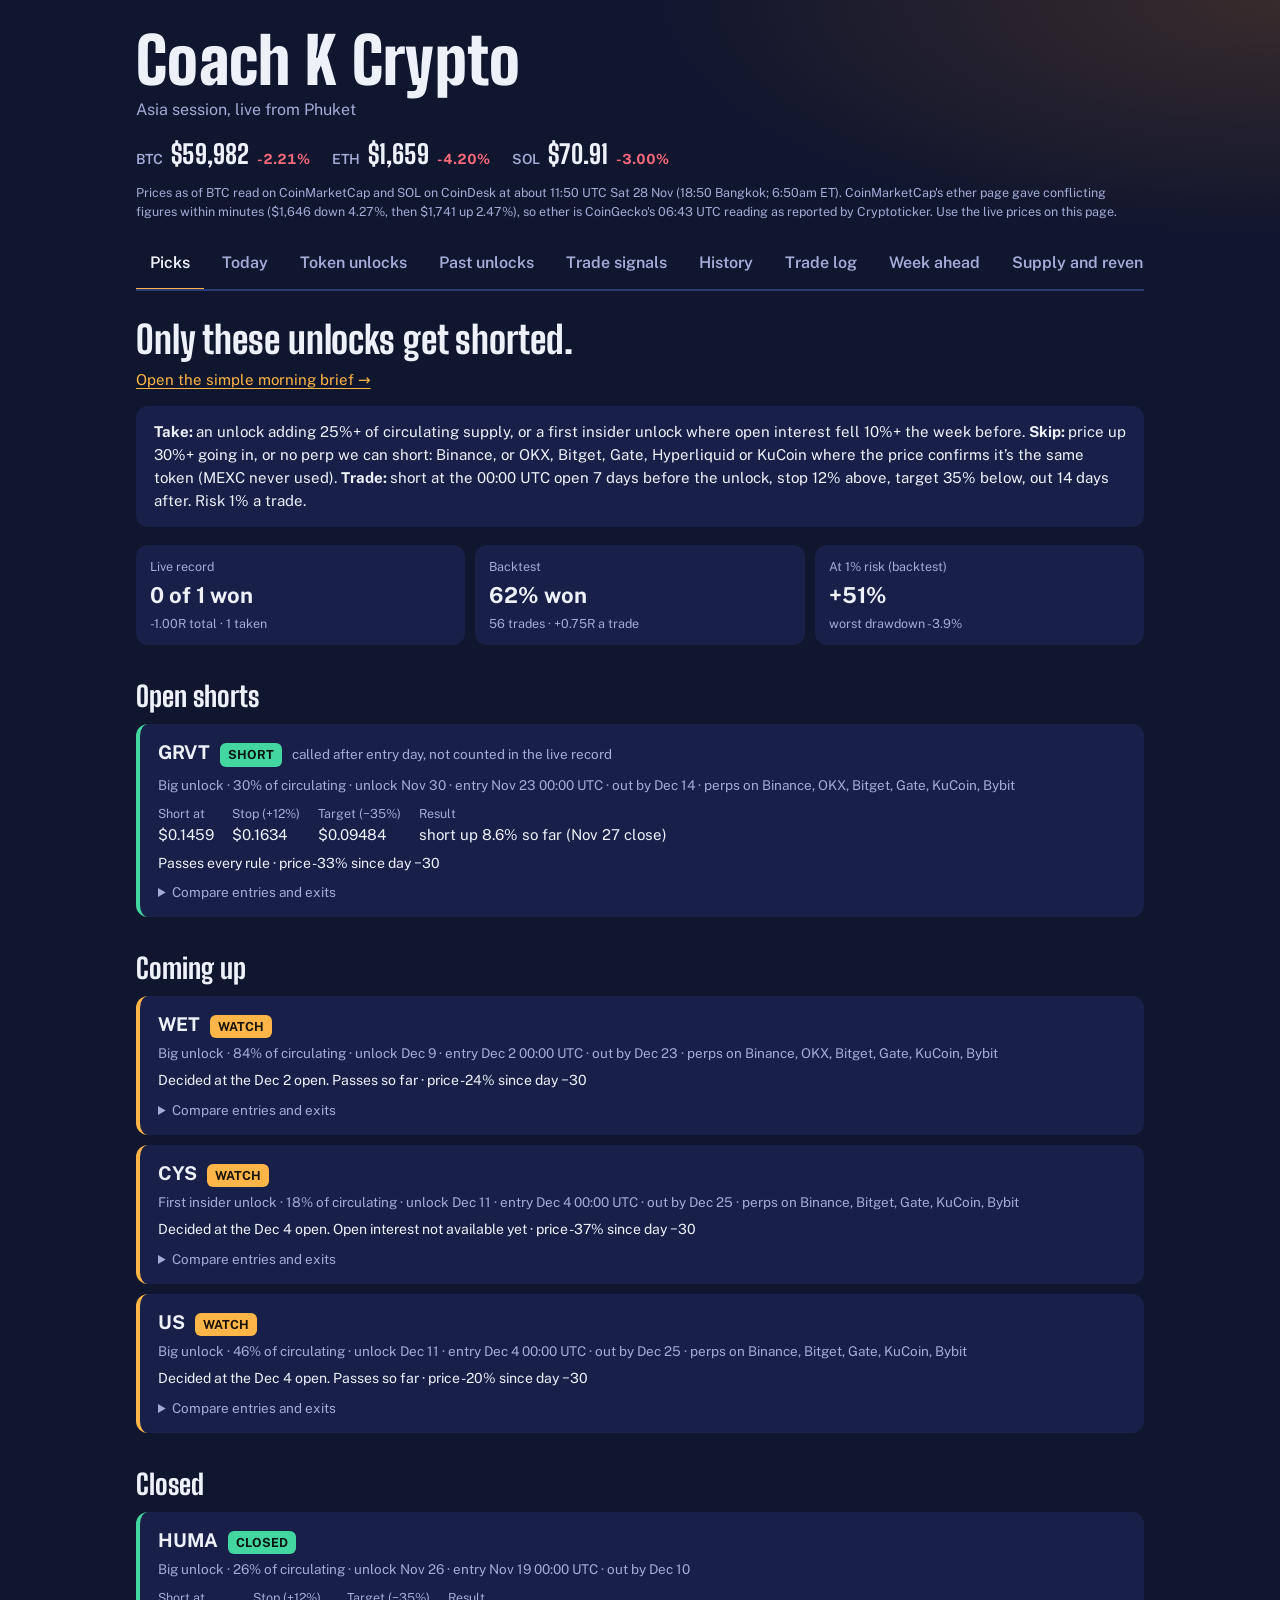
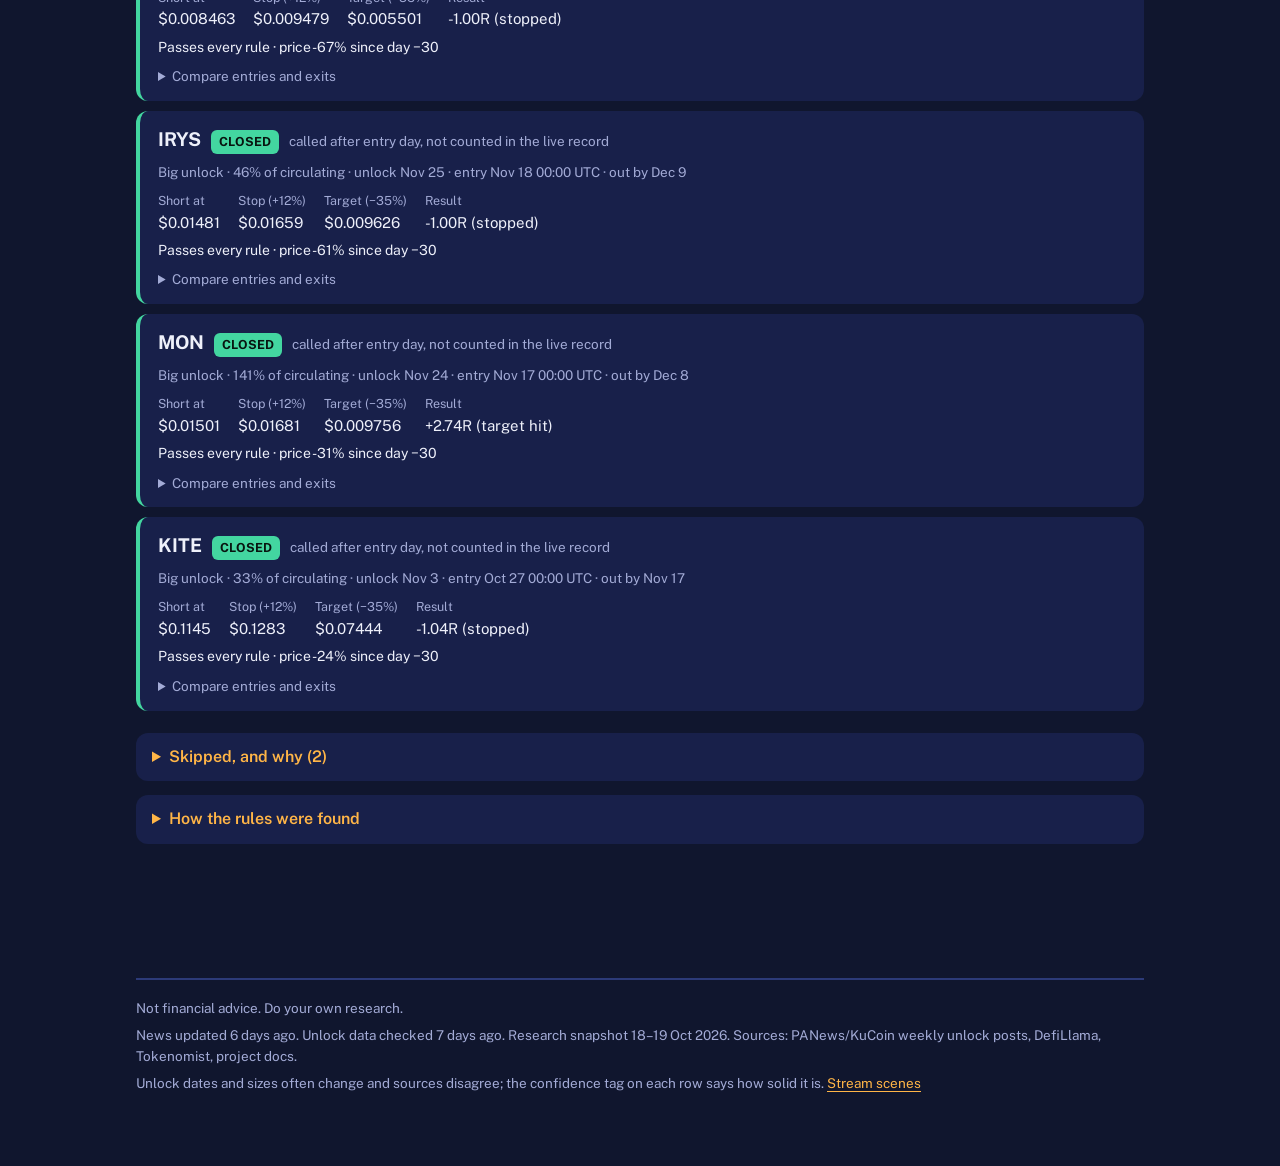
<file: index.html>
<!doctype html>
<html lang="en">
<head>
<meta charset="utf-8">
<meta name="viewport" content="width=device-width,initial-scale=1,viewport-fit=cover">
<title>Coach K Crypto Desk</title>
<meta name="description" content="Today's crypto news, upcoming token unlocks and the week's market calendar.">
<link rel="preconnect" href="https://fonts.googleapis.com">
<link rel="preconnect" href="https://fonts.gstatic.com" crossorigin>
<link rel="stylesheet" href="https://fonts.googleapis.com/css2?family=Big+Shoulders+Display:wght@700;800;900&family=Public+Sans:wght@400;500;600;700&display=swap">
<link rel="stylesheet" href="assets/desk.css">
<style>
body { margin: 0; background: var(--night); color: var(--text); font-family: var(--body); font-size: 16px; line-height: 1.55; }
.wrap { max-width: 1040px; margin: 0 auto; padding-left: max(16px, env(safe-area-inset-left, 0px)); padding-right: max(16px, env(safe-area-inset-right, 0px)); padding-block: 0 72px; }
a { color: var(--sun); text-underline-offset: 3px; }
:focus-visible { outline: 3px solid var(--sun); outline-offset: 2px; border-radius: 4px; }

header.top { background: radial-gradient(900px 340px at 100% 0%, rgba(240, 138, 36, .18), transparent 70%); padding-top: env(safe-area-inset-top, 0); }
header.top .wrap { padding-bottom: 0; }
.brandrow { display: flex; flex-wrap: wrap; align-items: flex-end; justify-content: space-between; gap: 12px 24px; padding: 32px 0 18px; }
.brand h1 { font-family: var(--display); font-weight: 900; font-size: clamp(40px, 7vw, 64px); line-height: .9; margin: 0; letter-spacing: .005em; }
.brand p { margin: 8px 0 0; color: var(--muted); }
.prices { display: flex; flex-wrap: wrap; gap: 8px 22px; align-items: baseline; }
.prices div { display: flex; gap: 8px; align-items: baseline; }
.prices .s { color: var(--muted); font-weight: 600; font-size: 14px; }
.prices .p { font-family: var(--display); font-weight: 800; font-size: 26px; }
.prices .ch { font-size: 14px; font-weight: 700; }
.prices .src { width: 100%; font-size: 12.5px; color: var(--muted); }

nav.tabs { display: flex; gap: 4px; overflow-x: auto; border-bottom: 2px solid var(--line); scrollbar-width: none; }
nav.tabs button { font: inherit; font-weight: 600; font-size: 16px; color: var(--muted); background: none; border: 0; padding: 12px 14px; border-bottom: 3px solid transparent; margin-bottom: -2px; cursor: pointer; white-space: nowrap; }
nav.tabs button[aria-selected="true"] { color: var(--text); border-bottom-color: var(--sun); }

section { padding-top: 28px; }
.lead { font-family: var(--display); font-weight: 800; font-size: clamp(26px, 4vw, 38px); line-height: 1.08; margin: 0 0 8px; max-width: 30ch; text-wrap: balance; }
.stamp { color: var(--muted); font-size: 14px; margin: 0 0 24px; }
h2 { font-family: var(--display); font-weight: 800; font-size: 28px; line-height: 1.1; margin: 36px 0 12px; }

.stories { display: grid; gap: 14px; }
.storyc { background: var(--panel); border-radius: 14px; padding: 20px 22px; }
.storyc h3 { font-family: var(--display); font-weight: 800; font-size: 27px; line-height: 1.08; margin: 8px 0 10px; text-wrap: balance; }
.storyc p { margin: 0; max-width: 68ch; }
.storyc details { margin-top: 12px; }
.storyc summary { cursor: pointer; color: var(--sun); font-weight: 600; font-size: 15px; }
.storyc ul { margin: 12px 0 0; padding-left: 20px; display: grid; gap: 8px; max-width: 68ch; color: var(--muted); }
.storyc .srcs { margin-top: 12px; font-size: 14px; display: flex; flex-direction: column; gap: 4px; }
.mood { font-size: 14px; }

.briefs { display: grid; gap: 0; }
.briefs a { display: block; text-decoration: none; color: inherit; padding: 14px 0; border-bottom: 1px solid var(--line); }
.briefs a:hover b { color: var(--sun); }
.briefs b { font-weight: 600; font-size: 17px; }
.briefs span { display: block; color: var(--muted); font-size: 15px; margin-top: 2px; max-width: 72ch; }

.seg { display: inline-flex; background: var(--panel); border-radius: 10px; padding: 4px; gap: 4px; margin-bottom: 16px; flex-wrap: wrap; }
.seg button { font: inherit; font-size: 14.5px; font-weight: 600; color: var(--muted); background: none; border: 0; border-radius: 7px; padding: 7px 12px; cursor: pointer; }
.seg button[aria-pressed="true"] { background: var(--panel-2); color: var(--text); }
.intro { color: var(--muted); max-width: 70ch; margin: 0 0 16px; }

.ul { display: grid; gap: 8px; }
.u { background: var(--panel); border-radius: 12px; }
.u > button { all: unset; box-sizing: border-box; width: 100%; display: grid; grid-template-columns: 165px 120px 95px minmax(0, 1fr) 190px; gap: 16px; align-items: center; padding: 14px 18px; cursor: pointer; border-radius: 12px; }
.u > button:focus-visible { outline: 3px solid var(--sun); }
.u.soon > button { box-shadow: inset 4px 0 0 var(--sun); }
.u .cd { font-family: var(--display); font-weight: 800; font-size: 24px; color: var(--sun); line-height: 1.05; }
.u .cd.dayonly { color: var(--text); }
.u .when { font-size: 13px; color: var(--muted); }
.u .tok { font-family: var(--display); font-weight: 900; font-size: 26px; line-height: 1; }
.u .nm { font-size: 13px; color: var(--muted); white-space: nowrap; overflow: hidden; text-overflow: ellipsis; }
.u .val { font-family: var(--display); font-weight: 800; font-size: 22px; }
.u .val.na { font-family: var(--body); font-weight: 500; font-size: 13px; color: var(--muted); }
.u .track { height: 9px; }
.u .pct { font-size: 13px; color: var(--muted); margin-top: 4px; }
.u .pct b { color: var(--text); }
.c-score { display: flex; flex-direction: column; align-items: flex-end; gap: 6px; }
.pchip, .cchip { font-size: 12.5px; font-weight: 600; border-radius: 6px; padding: 3px 8px; white-space: nowrap; }
.pchip.p-low { color: var(--bull); background: rgba(67, 214, 160, .13); }
.pchip.p-mod { color: var(--sun); background: rgba(255, 181, 71, .13); }
.pchip.p-high { color: var(--bear); background: rgba(255, 107, 125, .14); }
.pchip.p-vhigh { color: #1A1406; background: var(--bear); }
.pchip.p-na { color: var(--muted); background: rgba(255, 255, 255, .06); }
.cchip { color: var(--muted); background: rgba(255, 255, 255, .05); font-weight: 500; }
.cchip b { color: var(--text); font-variant-numeric: tabular-nums; }
.cchip.c-high b { color: var(--bull); } .cchip.c-good b { color: var(--calm); } .cchip.c-low b { color: var(--sun); } .cchip.c-unverified b { color: var(--bear); }
.mgrid { display: grid; grid-template-columns: minmax(0, 1fr) minmax(0, 1fr); gap: 18px; margin-bottom: 8px; }
.mgrid h4 { margin: 0 0 4px; font-size: 15px; color: var(--text); }
.small { font-size: 13.5px; color: var(--muted); margin: 0 0 6px; }
ul.facts { list-style: none; margin: 0; padding: 0; display: grid; gap: 6px; }
ul.facts li { display: grid; grid-template-columns: 52px minmax(0, 1fr); gap: 8px; font-size: 14px; line-height: 1.4; }
ul.facts b { color: var(--text); font-weight: 600; }
.fp { font-weight: 700; text-align: right; }
.fp.neg { color: var(--bear); } .fp.pos { color: var(--bull); } .fp.na { color: var(--muted); font-weight: 500; }
.ev { color: var(--muted); font-size: 13px; }
.srcs { display: flex; flex-wrap: wrap; gap: 4px 12px; }
.history { background: rgba(255,181,71,.07); border-radius: 8px; padding: 8px 10px; color: var(--text); }
details.method { background: var(--panel); border-radius: 12px; padding: 12px 16px; margin: 0 0 14px; }
details.method summary { cursor: pointer; color: var(--sun); font-weight: 600; }
.mbody { display: grid; gap: 10px; margin-top: 10px; max-width: 75ch; }
.mbody p { margin: 0; }
.evlist { margin: 0; padding-left: 18px; display: grid; gap: 6px; font-size: 14px; color: var(--muted); }
@media (max-width: 720px) { .mgrid { grid-template-columns: 1fr; } }
.panel { background: var(--panel); border-radius: 14px; padding: 18px 20px; margin: 0 0 16px; display: grid; gap: 10px; min-width: 0; }
.panel h3 { font-family: var(--display); font-weight: 800; font-size: 22px; line-height: 1.1; margin: 0; }
.phead { display: flex; flex-wrap: wrap; gap: 10px 16px; align-items: center; justify-content: space-between; }
.phead .seg { margin: 0; }
.chartbox { position: relative; overflow-x: auto; }
.tip[hidden] { display: none; }
.lc { width: 100%; min-width: 600px; height: auto; display: block; }
.lc .grid { stroke: rgba(255,255,255,.07); stroke-width: 1; }
.lc .zero { stroke: rgba(255,255,255,.28); stroke-width: 1; }
.lc .d0, .spark .d0 { stroke: var(--sun); stroke-width: 1; stroke-dasharray: 3 3; }
.lc .xh { stroke: rgba(255,255,255,.4); stroke-width: 1; }
.lc .tick { fill: var(--muted); font-size: 12px; font-family: var(--body); }
.lc .dl { fill: var(--text); font-size: 12.5px; font-family: var(--body); font-weight: 600; }
.tip { position: absolute; top: 8px; background: var(--night); border: 1px solid var(--line); border-radius: 8px; padding: 8px 10px; font-size: 13px; display: grid; gap: 3px; min-width: 170px; pointer-events: none; }
.tip i, .sw { display: inline-block; width: 9px; height: 9px; border-radius: 50%; margin-right: 6px; }
.spark svg polyline { stroke: var(--text); }
.spark .zero { stroke: rgba(255,255,255,.2); }
table.gt td:first-child { white-space: nowrap; }
.smalltag { color: var(--sun); font-size: 12px; font-weight: 600; }
.rng { display: block; color: var(--muted); font-size: 11.5px; }
.verdict { margin: 0; font-weight: 600; max-width: 75ch; }
.grid { min-width: 620px; }
.grid th[scope=row] { text-align: left; white-space: nowrap; color: var(--muted); font-weight: 600; }
.gcell { text-align: center !important; vertical-align: middle; border-radius: 6px; }
.gcell b { display: block; font-size: 17px; }
.gcell small { display: block; color: var(--muted); font-size: 11.5px; }
.gcell.pos { background: rgba(67, 214, 160, .10); } .gcell.pos b { color: var(--bull); }
.gcell.neg { background: rgba(255, 107, 125, .08); } .gcell.neg b { color: var(--bear); }
.gcell.clear { box-shadow: inset 0 0 0 2px var(--bull); }
.gcell.best { box-shadow: inset 0 0 0 3px var(--sun); }
.gcell.na { background: transparent; }
section > .seg:first-child { margin-top: 0; }
.warnline { color: var(--sun); }
ol.steps { margin: 0; padding-left: 22px; display: grid; gap: 8px; max-width: 80ch; }
table.sig { min-width: 1080px; }
.gl { display: grid; grid-template-columns: repeat(4, minmax(0, 1fr)); gap: 10px; }
.gl .gc { background: rgba(255, 255, 255, .04); border-radius: 12px; padding: 12px 14px; display: grid; gap: 4px; }
.gl .gc .gn { font-size: 22px; font-weight: 800; letter-spacing: .5px; }
.gl .gc .gr { font-size: 20px; font-weight: 700; font-variant-numeric: tabular-nums; }
.gl .gc small { color: var(--muted); }
.gb { display: inline-block; font-weight: 800; font-size: 12px; letter-spacing: .4px; border-radius: 6px; padding: 2px 7px; margin-right: 4px; }
.gb.g-AAA { background: rgba(67, 214, 160, .18); color: var(--bull); } .gb.g-AA { background: rgba(143, 167, 255, .18); color: var(--calm); }
.gb.g-A { background: rgba(255, 181, 71, .16); color: var(--sun); } .gb.g-none { background: rgba(255, 255, 255, .06); color: var(--muted); }
.gn.g-AAA { color: var(--bull); } .gn.g-AA { color: var(--calm); } .gn.g-A { color: var(--sun); } .gn.g-none { color: var(--muted); }
.eck { display: inline-block; font-size: 12.5px; margin: 2px 6px 2px 0; white-space: nowrap; } .eck.y { color: var(--bull); } .eck.n { color: var(--muted); text-decoration: line-through; } .eck.u { color: var(--muted); }
.est { font-size: 12px; font-weight: 700; border-radius: 6px; padding: 2px 7px; white-space: nowrap; }
.est.s-confirmed { background: rgba(67, 214, 160, .16); color: var(--bull); } .est.s-watching { background: rgba(255, 181, 71, .14); color: var(--sun); }
.est.s-hurts { background: rgba(255, 107, 125, .14); color: var(--bear); } .est.s-few { background: rgba(255, 255, 255, .06); color: var(--muted); }
.gup { display: grid; gap: 8px; } .gup .gi { display: grid; grid-template-columns: 64px minmax(0, 1fr) auto; gap: 4px 12px; align-items: start; background: rgba(255, 255, 255, .03); border-radius: 10px; padding: 10px 12px; }
@media (max-width: 760px) { .gl { grid-template-columns: repeat(2, minmax(0, 1fr)); } .gup .gi { grid-template-columns: 56px minmax(0, 1fr); } .gup .gi .gx { grid-column: 2; } }
.status { font-weight: 600; } .status.soon { color: var(--sun); } .status.open { color: var(--bull); }
.heat td.n { color: var(--text); font-variant-numeric: tabular-nums; } .heat td.pick { outline: 2px solid var(--sun); outline-offset: -2px; font-weight: 700; }
details.logp h4 { margin: 18px 0 6px; font-size: 15px; } table.sig small.why { color: var(--muted); font-size: 12px; } table.sig td { vertical-align: top; }
.tiles { display: grid; grid-template-columns: repeat(auto-fit, minmax(130px, 1fr)); gap: 10px; margin: 14px 0 18px; }
.tile { background: var(--panel, #1b2350); border-radius: 10px; padding: 10px 14px; } .tile small { display: block; color: var(--muted); font-size: 12.5px; } .tile b { font-size: 20px; }
ul.plain { list-style: none; padding: 0; margin: 0; } ul.plain li { padding: 6px 0; border-top: 1px solid rgba(255,255,255,.06); }
tr.ctx td { background: rgba(255,255,255,.03); font-size: 13.5px; line-height: 1.7; padding: 10px 14px; } tr.ctx[hidden] { display: none; }
.ctxbtn { background: none; border: 0; color: var(--muted); font-size: 12px; padding: 2px 0; cursor: pointer; } .ctxbtn:hover { color: var(--text); }
table.sig tr.avoid td { background: rgba(255,99,99,.07); } table.sig tr.avoid td:first-child { box-shadow: inset 3px 0 0 #ff6363; }
table.sig td:first-child { min-width: 168px; } .scard { border: 1px solid rgba(255,255,255,.08); border-radius: 10px; padding: 10px 14px; margin: 8px 0; } .scard.dim { opacity: .65; } .scard.avoid { border-color: #ff6363; background: rgba(255,99,99,.06); }
.cl1 { display: flex; align-items: center; gap: 10px; flex-wrap: wrap; font-size: 17px; } .cl1 .vd { margin-left: auto; } .cl2 { color: var(--muted); font-size: 14px; margin-top: 3px; } .cl2 b { color: var(--text); } .cl3 { font-size: 13.5px; margin-top: 3px; }
.vd { font-size: 12.5px; font-weight: 700; border-radius: 999px; padding: 3px 11px; } .v-sig { background: rgba(57,135,229,.22); color: #9cc7ff; } .v-strong { background: #199e70; color: #fff; } .v-bad { background: #ff6363; color: #1b1030; } .v-none { background: rgba(255,255,255,.07); color: var(--muted); }
details.more { margin-top: 8px; } details.more > summary { cursor: pointer; color: var(--muted); font-size: 14px; padding: 4px 0; }
details.fold > summary { cursor: pointer; list-style: none; } details.fold > summary h3 { display: inline; } details.fold > summary::after { content: '  show'; color: var(--sun); font-size: 13px; } details.fold[open] > summary::after { content: '  hide'; } details.fold .panel { box-shadow: none; padding-left: 0; padding-right: 0; background: none; }
.szb { white-space: nowrap; display: inline-block; font-size: 11.5px; font-weight: 700; border-radius: 5px; padding: 1px 6px; margin: 2px 0; letter-spacing: .01em; }
.szb.sz0 { color: var(--muted); font-weight: 500; padding-left: 0; } .szb.sz1 { background: rgba(255,181,71,.14); color: #ffcf87; }
.szb.sz2 { background: rgba(236,133,71,.25); color: #ffb88f; } .szb.sz3 { background: #ec8547; color: #1b1030; }
.pc.warn { color: #ffcf87; } .status.bad { color: #ff8a8a; font-weight: 700; }
.tierA { color: var(--sun); font-weight: 700; font-size: 12px; }
.pc { font-weight: 600; font-size: 13.5px; } .pc.ok { color: var(--bull); } .pc.bad { color: var(--bear); } .pc.na { color: var(--muted); font-weight: 500; }
details.logp summary { cursor: pointer; list-style: none; } details.logp summary h3 { display: inline; } details.logp summary::after { content: ' (show)'; color: var(--sun); font-size: 14px; } details.logp[open] summary::after { content: ' (hide)'; }
.findings ul { margin: 0; padding-left: 18px; display: grid; gap: 6px; max-width: 80ch; }
tr.small td { opacity: .75; }
.na { color: var(--muted); }
.bars2 { display: grid; gap: 8px; }
.brow { display: grid; grid-template-columns: 150px minmax(0, 1fr) 46px; gap: 12px; align-items: center; font-size: 14px; }
.bar2 { height: 12px; background: rgba(255,255,255,.06); border-radius: 4px; overflow: hidden; }
.bar2 i { display: block; height: 100%; background: var(--sun); border-radius: 0 4px 4px 0; }
table.el { min-width: 680px; }
table.el tr.click { cursor: pointer; }
table.el tr.click:hover td, table.el tr.open td { background: var(--panel-2); }
table.el tr.click:focus-visible { outline: 2px solid var(--sun); outline-offset: -2px; }
table.el small { color: var(--muted); }
table.el tr.det td { background: var(--panel-2); }
section > .tablewrap, .panel .tablewrap { background: transparent; }
@media (max-width: 560px) { .brow { grid-template-columns: 110px minmax(0, 1fr) 40px; } .panel { padding: 14px; } }

.u .more { padding: 0 18px 16px; font-size: 14.5px; color: var(--muted); display: grid; gap: 4px; }
.u .more b { color: var(--text); font-weight: 600; }
@media (max-width: 560px) { .prices { gap: 4px 14px; } .prices .p { font-size: 21px; } }
@media (max-width: 720px) {
  .u > button { grid-template-columns: minmax(0, 1fr) auto; gap: 8px 12px; }
  .u .c-tok { grid-row: 1; grid-column: 1; }
  .u .c-val { grid-row: 1; grid-column: 2; text-align: right; }
  .u .c-cd { grid-row: 2; grid-column: 1; }
  .c-score { grid-row: 4; grid-column: 1 / -1; flex-direction: row; justify-content: flex-start; flex-wrap: wrap; }
  .u .c-sup { grid-row: 3; grid-column: 1 / -1; }
}

.sched { display: grid; gap: 8px; }
.sched .s { background: var(--panel); border-radius: 12px; padding: 14px 18px; display: grid; grid-template-columns: 120px minmax(0, 1fr) 150px; gap: 16px; align-items: baseline; }
.sched .tok { font-family: var(--display); font-weight: 900; font-size: 24px; line-height: 1; }
.sched .nm, .sched .k { font-size: 13px; color: var(--muted); }
.sched .amt { font-weight: 600; }
.sched .note { font-size: 14px; color: var(--muted); margin-top: 2px; }
.sched .nx { text-align: right; font-family: var(--display); font-weight: 800; font-size: 20px; color: var(--sun); }
@media (max-width: 640px) { .sched .s { grid-template-columns: 1fr auto; } .sched .s > div:nth-child(2) { grid-column: 1 / -1; grid-row: 2; } }

.cal { display: grid; gap: 6px; }
.crow { display: grid; grid-template-columns: 190px minmax(0, 1fr); gap: 16px; padding: 12px 16px; border-radius: 12px; }
.crow.key { background: var(--panel); box-shadow: inset 4px 0 0 var(--sun); }
.crow .t { font-family: var(--display); font-weight: 800; font-size: 20px; line-height: 1.1; }
.crow .t small { display: block; font-family: var(--body); font-weight: 500; font-size: 13px; color: var(--muted); }
.crow .e { font-weight: 600; display: flex; gap: 10px; align-items: baseline; }
.crow .e .mood { font-size: 0; flex: none; }
.crow .e .mood::before { width: 10px; height: 10px; }
.crow .n { font-size: 14.5px; color: var(--muted); padding-left: 20px; }
@media (max-width: 560px) { .crow { grid-template-columns: 1fr; gap: 4px; } }

.tablewrap { overflow-x: auto; background: var(--panel); border-radius: 12px; }
table { border-collapse: collapse; width: 100%; min-width: 760px; font-size: 14.5px; }
th, td { text-align: left; padding: 10px 14px; border-bottom: 1px solid var(--line); vertical-align: top; }
th { color: var(--muted); font-weight: 600; font-size: 13px; white-space: nowrap; }
th button { all: unset; cursor: pointer; }
th button:focus-visible { outline: 2px solid var(--sun); }
td.n, th.n { text-align: right; font-variant-numeric: tabular-nums; white-space: nowrap; }
td.tk { font-family: var(--display); font-weight: 900; font-size: 19px; }
td.tk small { display: block; font-family: var(--body); font-weight: 500; font-size: 12.5px; color: var(--muted); }
tr:last-child td { border-bottom: 0; }

footer { margin-top: 48px; padding-top: 18px; border-top: 2px solid var(--line); font-size: 13.5px; color: var(--muted); display: grid; gap: 6px; }
.state { padding: 60px 0; color: var(--muted); }
.fresh { display: flex; gap: 10px; align-items: baseline; flex-wrap: wrap; font-size: 14px; color: var(--muted); margin: 0 0 18px; }
.fresh b { color: var(--text); font-weight: 600; }
.fresh.stale { color: var(--sun); background: rgba(255, 181, 71, .1); border-radius: 10px; padding: 10px 14px; }
.fresh.stale b { color: var(--sun); }
.breaking { display: grid; gap: 10px; margin: 0 0 22px; }
.breaking a { display: grid; grid-template-columns: auto minmax(0, 1fr); gap: 4px 14px; text-decoration: none; color: inherit; background: var(--panel-2); border-radius: 12px; padding: 14px 18px; box-shadow: inset 4px 0 0 var(--bear); }
.breaking .tag { color: var(--bear); font-weight: 700; font-size: 13px; padding-top: 2px; }
.breaking b { font-size: 17px; }
.breaking span.s { grid-column: 2; color: var(--muted); font-size: 15px; }
html.scene-mode, html.scene-mode body { height: 100%; overflow: hidden; background: var(--night); }
.scene-frame { position: fixed; inset: 0; width: 100%; height: 100%; border: 0; display: block; }

/* v3 picks */
.pk-rule { background: var(--panel); border-radius: 12px; padding: 14px 18px; margin: 0 0 18px; font-size: 15px; }
.pk-rule b { color: var(--text); }
.pk-tiles { display: grid; grid-template-columns: repeat(auto-fit, minmax(150px, 1fr)); gap: 10px; margin: 0 0 22px; }
.pk-tile { background: var(--panel); border-radius: 12px; padding: 12px 14px; }
.pk-tile .k { font-size: 12.5px; color: var(--muted); }
.pk-tile .v { font-size: 22px; font-weight: 700; margin-top: 2px; }
.pk-tile .n { font-size: 12.5px; color: var(--muted); margin-top: 2px; }
.pk-list { display: grid; gap: 10px; margin: 0 0 22px; }
.pk { background: var(--panel); border-radius: 12px; padding: 14px 18px; border-left: 4px solid var(--line); }
.pk.take { border-left-color: var(--bull); } .pk.watch { border-left-color: var(--sun); } .pk.skip { opacity: .75; }
.pk .top { display: flex; gap: 10px; align-items: baseline; flex-wrap: wrap; }
.pk .tok { font-size: 19px; font-weight: 700; }
.pk .call { font-size: 12.5px; font-weight: 700; padding: 2px 8px; border-radius: 6px; }
.pk.take .call { color: #08140F; background: var(--bull); } .pk.watch .call { color: #1A1406; background: var(--sun); } .pk.skip .call { color: var(--muted); background: rgba(255,255,255,.06); }
.pk .meta { font-size: 13.5px; color: var(--muted); margin-top: 4px; }
.pk .lv { display: flex; gap: 18px; flex-wrap: wrap; margin-top: 8px; font-size: 15px; }
.pk .lv span { color: var(--muted); font-size: 12.5px; display: block; }
.pk .why { font-size: 14px; margin-top: 6px; }

.pk-cmp { margin-top: 8px; font-size: 13.5px; }
.pk-cmp summary { cursor: pointer; color: var(--muted); }
.pk-cmp table { border-collapse: collapse; margin-top: 6px; width: 100%; max-width: 560px; }
.pk-cmp th, .pk-cmp td { padding: 4px 8px; text-align: right; border-bottom: 1px solid var(--line); white-space: nowrap; }
.pk-cmp th:first-child, .pk-cmp td:first-child { text-align: left; }
.pk-cmp .up { color: var(--bull); } .pk-cmp .dn { color: var(--bear); }
.pk-cmp .note { color: var(--muted); margin-top: 6px; }

.hist-search { width: 100%; max-width: 420px; padding: 10px 14px; border-radius: 10px; border: 1px solid var(--line); background: var(--panel); color: var(--text); font-size: 15px; margin: 0 0 14px; }
.hist-row { background: var(--panel); border-radius: 10px; padding: 10px 14px; margin: 0 0 8px; }
.hist-row .top { display: flex; gap: 10px; flex-wrap: wrap; align-items: baseline; }
.hist-row .tok { font-weight: 700; font-size: 16px; }
.hist-row .tag { font-size: 12px; padding: 1px 7px; border-radius: 6px; background: rgba(255,255,255,.07); color: var(--muted); }
.hist-row .meta { font-size: 13px; color: var(--muted); margin-top: 3px; }
.hist-row .res { font-size: 14px; margin-top: 4px; }
.hist-row .up { color: var(--bear); } .hist-row .dn { color: var(--bull); }

.jr { background: var(--panel); border-radius: 10px; padding: 12px 16px; margin: 0 0 8px; }
.jr .when { font-size: 12.5px; color: var(--muted); }
.jr .ttl { font-weight: 700; font-size: 16px; margin: 2px 0 4px; }
.jr ul { margin: 4px 0 0 18px; padding: 0; font-size: 14px; }
.jr .lbl { font-size: 12.5px; color: var(--muted); margin-top: 6px; }
</style>
</head>
<body>
<header class="top">
  <div class="wrap">
    <div class="brandrow">
      <div class="brand"><h1 id="brand">Crypto Desk</h1><p id="tagline"></p></div>
      <div class="prices" id="prices" aria-live="polite"></div>
    </div>
    <nav class="tabs" role="tablist" aria-label="Sections">
      <button role="tab" data-tab="picks" aria-selected="true">Picks</button>
      <button role="tab" data-tab="news" aria-selected="false">Today</button>
      <button role="tab" data-tab="unlocks" aria-selected="false">Token unlocks</button>
      <button role="tab" data-tab="past" aria-selected="false">Past unlocks</button>
      <button role="tab" data-tab="signals" aria-selected="false">Trade signals</button>
      <button role="tab" data-tab="history" aria-selected="false">History</button>
      <button role="tab" data-tab="log" aria-selected="false">Trade log</button>
      <button role="tab" data-tab="week" aria-selected="false">Week ahead</button>
      <button role="tab" data-tab="supply" aria-selected="false">Supply and revenue</button>
    </nav>
  </div>
</header>
<main class="wrap" id="main"><p class="state">Loading today’s desk…</p></main>
<div class="wrap"><footer id="foot"></footer></div>

<script src="assets/desk.js"></script>
<script>
(function () {
  function sceneRoute() {
    const m = location.hash.match(/^#obs(?:-(unlocks|story|calendar|ticker))?$/);
    if (!m) return false;
    const f = document.createElement('iframe');
    f.src = 'obs.html' + (m[1] ? '?scene=' + m[1] : '');
    f.title = m[1] ? 'Stream scene: ' + m[1] : 'Stream scenes';
    f.className = 'scene-frame';
    document.documentElement.classList.add('scene-mode');
    document.body.replaceChildren(f);
    return true;
  }
  addEventListener('hashchange', () => { if (/^#obs/.test(location.hash) || document.documentElement.classList.contains('scene-mode')) location.reload(); });
  if (sceneRoute()) return;
  const { el } = Desk;
  const main = document.getElementById('main');
  let D, P, tab = 'picks', uRange = 30, uView = 'upcoming', sortKey = 'revenueUsdM', open = null, cdTimer;
  try { const h = location.hash.slice(1); if (['picks', 'news', 'unlocks', 'past', 'signals', 'history', 'log', 'week', 'supply'].includes(h)) tab = h; } catch (e) {}

  function cap(s) { return s ? s[0].toUpperCase() + s.slice(1) : ''; }

  function renderPrices() {
    const box = document.getElementById('prices');
    const kids = ['btc', 'eth', 'sol'].map(k => {
      const x = P && P[k], ch = Desk.change(x && x.chg24h);
      return el('div', null, [el('span', { class: 's', text: k.toUpperCase() }), el('span', { class: 'p num', text: Desk.price(x && x.price) }), el('span', { class: 'ch num ' + ch.dir, text: ch.text })]);
    });
    kids.push(el('span', { class: 'src', text: P && P.live ? 'Live from ' + P.source + ', updates every minute' : 'Prices as of ' + (P && P.source || 'the brief') }));
    box.replaceChildren(...kids);
  }

  function freshness() {
    const v = D.news.verification;
    const h = Desk.ageHours(D.news.updated);
    const stale = h == null || h > 8 || !v;
    const when = new Date(D.news.updated).toLocaleString('en-US', { weekday: 'short', day: 'numeric', month: 'short', hour: 'numeric', minute: '2-digit', timeZone: D.site.timeZone }) + ' ' + (D.site.tzLabel || '');
    const kids = [el('span', null, [el('b', { text: 'Updated ' + Desk.ago(D.news.updated) }), ' (' + when + ')'])];
    if (v) kids.push(el('span', { text: 'Checked against sources ' + Desk.ago(v.checkedAt) + ': ' + v.claimsChecked + ' facts confirmed' + (v.claimsRemoved ? ', ' + v.claimsRemoved + ' removed as unconfirmed' : '') + '.' }));
    else kids.push(el('span', { text: 'This edition has not been through the source check yet.' }));
    if (h != null && h > 8) kids.unshift(el('b', { text: 'News is more than 8 hours old. Prices at the top are still live; the stories, odds and calendar may be out of date.' }));
    return el('p', { class: 'fresh' + (stale ? ' stale' : ''), role: stale ? 'status' : null }, kids);
  }

  function breaking() {
    const b = (D.news.breaking || []).filter(x => (Desk.ageHours(x.at) ?? 99) < 24);
    if (!b.length) return null;
    return el('div', { class: 'breaking', 'aria-label': 'Breaking' }, b.map(x => el('a', { href: x.url, target: '_blank', rel: 'noopener' }, [
      el('span', { class: 'tag', text: 'Breaking, ' + Desk.ago(x.at) }), el('b', { text: x.title }), el('span', { class: 's', text: x.summary || '' })
    ])));
  }

  function news() {
    const n = D.news;
    return el('section', { 'aria-label': 'Today' }, [
      breaking(),
      el('p', { class: 'lead', text: n.headline }),
      freshness(),
      el('div', { class: 'stories' }, (n.stories || []).map(s => el('article', { class: 'storyc' }, [
        el('span', { class: 'mood ' + s.mood, text: cap(s.mood) }),
        el('h3', { text: s.title }),
        el('p', { text: s.summary }),
        el('details', null, [
          el('summary', { text: 'The details and sources' }),
          el('ul', null, (s.points || []).map(p => el('li', { text: p }))),
          el('div', { class: 'srcs' }, (s.sources || []).map(x => el('a', { href: x.url, target: '_blank', rel: 'noopener', text: x.label })))
        ])
      ]))),
      (n.briefs || []).length ? el('h2', { text: 'Also today' }) : null,
      el('div', { class: 'briefs' }, (n.briefs || []).map(b => el('a', { href: b.url, target: '_blank', rel: 'noopener' }, [el('b', { text: b.title }), el('span', { text: b.summary })])))
    ]);
  }


  function picks() {
    const K = D.picks;
    if (!K) return el('p', { class: 'state', text: 'The picks file isn’t ready yet. It updates twice a day.' });
    const R = K.rules, bt = R.backtest, L = K.live;
    const d = s => s ? new Date(s + 'T00:00:00Z').toLocaleDateString(undefined, { day: 'numeric', month: 'short', timeZone: 'UTC' }) : '';
    const px = v => v == null ? '–' : '$' + (v >= 1 ? v.toLocaleString(undefined, { maximumFractionDigits: 4 }) : v.toPrecision(4));
    const r2 = v => (v > 0 ? '+' : '') + v.toFixed(2) + 'R';
    const tile = (k, v, n) => el('div', { class: 'pk-tile' }, [el('div', { class: 'k', text: k }), el('div', { class: 'v', text: v }), n ? el('div', { class: 'n', text: n }) : null]);
    const today = new Date().toISOString().slice(0, 10);
    const log = (K.log || []).filter(c => c.call === 'TAKE');
    const openT = log.filter(c => (c.result || {}).status !== 'closed');
    const card = (p, res) => {
      const cls = p.call === 'TAKE' ? 'take' : p.call === 'WATCH' ? 'watch' : 'skip';
      const lbl = p.call === 'TAKE' ? (res && res.status === 'closed' ? 'CLOSED' : 'SHORT') : p.call;
      const size = p.pctCirculating != null ? Math.round(p.pctCirculating) + '% of circulating' : 'size not published';
      const VN = { okx: 'OKX', bitget: 'Bitget', gate: 'Gate', hyperliquid: 'Hyperliquid' };
      const meta = p.setup + ' · ' + size + ' · unlock ' + d(p.unlockDate) + ' · entry ' + d(p.entryDate) + ' 00:00 UTC · out by ' + d(p.coverDate)
        + (p.venue && p.venue !== 'binance' ? ' · short on ' + (VN[p.venue] || p.venue) : '') + (p.where && p.where.length ? ' · perps on ' + p.where.join(', ') : '');
      const kids = [el('div', { class: 'top' }, [el('span', { class: 'tok', text: p.token }), el('span', { class: 'call', text: lbl }),
        p.lateCall ? el('span', { class: 'small', text: 'called after entry day, not counted in the live record' }) : null]),
        el('div', { class: 'meta', text: meta })];
      if (p.call === 'TAKE') {
        kids.push(el('div', { class: 'lv' }, [
          el('div', null, [el('span', { text: 'Short at' }), p.entry ? px(p.entry) : 'entry-day open (fills in tomorrow)']),
          el('div', null, [el('span', { text: 'Stop (+12%)' }), px(p.stop)]),
          el('div', null, [el('span', { text: 'Target (−35%)' }), px(p.target)]),
          res ? el('div', null, [el('span', { text: 'Result' }), res.status === 'closed' ? r2(res.R) + ' (' + ({ stop: 'stopped', target: 'target hit', time: 'closed day +14' }[res.exit] || res.exit) + ')'
            : (res.openPct != null ? 'short ' + (res.openPct > 0 ? 'up ' : 'down ') + Math.abs(res.openPct) + '% so far (' + d(res.asOf) + ' close)' : 'open')]) : null]));
      }
      const checks = [];
      if (p.pump != null) checks.push('price ' + (p.pump > 0 ? '+' : '') + Math.round(p.pump) + '% since day −30');
      if (p.oiChange != null) checks.push('open interest ' + (p.oiChange > 0 ? '+' : '') + Math.round(p.oiChange) + '% in the week to ' + d(p.oiTo));
      kids.push(el('div', { class: 'why', text: (p.call === 'WATCH' ? 'Decided at the ' + d(p.entryDate) + ' open. ' : '') + cap(p.why) + (checks.length ? ' · ' + checks.join(' · ') : '') }));
      const pr = p.practice;
      if (pr && pr.entries && Object.keys(pr.entries).length) {
        const sym = (p.symbol || (p.token + 'USDT'));
        const cell = (en, ex) => { if (en == null || ex == null) return el('td', { text: '·' }); const v = (en - ex) / en * 100; return el('td', { class: v >= 0 ? 'up' : 'dn', text: (v > 0 ? '+' : '') + v.toFixed(1) + '%' }); };
        const nowCells = [];
        const rows = ['-14', '-7', '-3'].filter(E => pr.entries[E] != null).map(E => {
          const en = pr.entries[E], nc = cell(en, pr.lastClose); nc.dataset.entry = en; nowCells.push(nc);
          return el('tr', null, [el('td', { text: 'Short day ' + E.replace('-', '−') + (E === '-7' ? ' (plan)' : '') + ' at ' + px(en) }),
            ...['1', '3', '7', '14'].map(X => cell(en, pr.exits ? pr.exits[X] : null)), nc]);
        });
        const sp = pr.shadowPartial;
        const box = el('details', { class: 'pk-cmp' }, [el('summary', { text: 'Compare entries and exits' }),
          el('table', null, [el('tr', null, [el('th', { text: 'Short profit if you…' }), el('th', { text: 'out +1d' }), el('th', { text: '+3d' }), el('th', { text: '+7d' }), el('th', { text: '+14d' }), el('th', { class: 'nowh', text: 'now' })]), ...rows]),
          sp ? el('div', { class: 'note', text: 'Shadow exit (60% off at −35%, rest trails 10%): ' + (sp.pct > 0 ? '+' : '') + sp.pct + '% · ' + sp.why + (sp.status === 'open' ? ' (open)' : '') }) : null,
          el('div', { class: 'note', text: 'No stop in this table: plain moves from each entry open to each exit close. “Now” uses the live Binance price when it loads, else the ' + d(pr.asOf) + ' close.' })]);
        box.addEventListener('toggle', () => { if (!box.open || box.dataset.live || (p.venue && p.venue !== 'binance')) return; box.dataset.live = 1;
          fetch('https://fapi.binance.com/fapi/v1/ticker/price?symbol=' + sym).then(r => r.json()).then(j => { const now = +j.price; if (!now) return;
            nowCells.forEach(c => { const en = +c.dataset.entry, v = (en - now) / en * 100; c.textContent = (v > 0 ? '+' : '') + v.toFixed(1) + '%'; c.className = v >= 0 ? 'up' : 'dn'; });
            const h = box.querySelector('.nowh'); if (h) h.textContent = 'now ' + px(now); }).catch(() => {}); });
        kids.push(box);
      }
      return el('article', { class: 'pk ' + cls }, kids);
    };
    const byKey = {}; (K.log || []).forEach(c => byKey[c.token + c.unlockDate] = c);
    const isClosed = p => ((byKey[p.token + p.unlockDate] || {}).result || {}).status === 'closed';
    const live = K.picks.filter(p => p.call === 'TAKE' && !isClosed(p)).map(p => card({ ...p, ...(byKey[p.token + p.unlockDate] || {}) }, (byKey[p.token + p.unlockDate] || {}).result));
    const watch = K.picks.filter(p => p.call === 'WATCH').map(p => card(p));
    const skip = K.picks.filter(p => p.call === 'SKIP').map(p => card(p));
    const closed = log.filter(c => (c.result || {}).status === 'closed').sort((a, b) => b.unlockDate.localeCompare(a.unlockDate));
    return el('section', { 'aria-label': 'Picks' }, [
      el('p', { class: 'lead', text: 'Only these unlocks get shorted.' }),
      (() => { const a = el('a', { href: 'brief.html', text: 'Open the simple morning brief →' }); a.style.cssText = 'display:inline-block;margin:-6px 0 14px;font-size:15px;color:var(--sun)'; return a; })(),
      el('div', { class: 'pk-rule' }, [el('b', { text: 'Take: ' }), 'an unlock adding 25%+ of circulating supply, or a first insider unlock where open interest fell 10%+ the week before. ',
        el('b', { text: 'Skip: ' }), 'price up 30%+ going in, or no perp we can short: Binance, or OKX, Bitget, Gate, Hyperliquid or KuCoin where the price confirms it’s the same token (MEXC never used). ',
        el('b', { text: 'Trade: ' }), 'short at the 00:00 UTC open 7 days before the unlock, stop 12% above, target 35% below, out 14 days after. Risk 1% a trade.']),
      el('div', { class: 'pk-tiles' }, [
        tile('Live record', L.closed ? L.won + ' of ' + L.closed + ' won' : 'no closed trades yet', L.closed ? r2(L.totalR) + ' total · ' + L.taken + ' taken' : 'rules frozen ' + d(R.frozenOn)),
        tile('Backtest', bt.wonPct + '% won', bt.trades + ' trades · ' + r2(bt.avgR) + ' a trade'),
        tile('At 1% risk (backtest)', '+' + Math.round((bt.account1pct.growth - 1) * 100) + '%', 'worst drawdown ' + bt.account1pct.worstDrawdownPct + '%')]),
      live.length ? el('h2', { text: 'Open shorts' }) : null,
      live.length ? el('div', { class: 'pk-list' }, live) : null,
      el('h2', { text: 'Coming up' }),
      watch.length ? el('div', { class: 'pk-list' }, watch) : el('p', { class: 'small', text: 'Nothing in the next three weeks matches the rules.' }),
      closed.length ? el('h2', { text: 'Closed' }) : null,
      closed.length ? el('div', { class: 'pk-list' }, closed.map(c => card(c, c.result))) : null,
      skip.length ? el('details', { class: 'method' }, [el('summary', { text: 'Skipped, and why (' + skip.length + ')' }), el('div', { class: 'pk-list' }, skip)]) : null,
      el('details', { class: 'method' }, [el('summary', { text: 'How the rules were found' }), el('div', { class: 'mbody' }, [
        el('p', { text: 'Tested on 917 past unlocks (Nov 2023 to Nov 2026), priced on Binance daily candles, with fees, funding and stop slippage. Routine unlocks lost money; big unlocks and first insider unlocks with falling open interest made money in both the year the rules were built on and in 2023–25 data they never saw.' }),
        el('p', { text: 'Backtest: ' + bt.trades + ' trades, ' + bt.wonPct + '% won, ' + r2(bt.avgR) + ' a trade, longest losing run ' + bt.account1pct.longestLosingRun + '. About 4 in 10 trades lose 1R; the winners pay for them.' }),
        el('p', { text: 'Rules frozen on ' + d(R.frozenOn) + ' so the live record is a clean test. ' + R.passMark + ' Each call is made once, on entry day, from data known before entry, and is never changed afterwards. Past results are not a promise and this is not financial advice.' })])])
    ].filter(Boolean));
  }


  let histQuery = '';
  function history() {
    const A = D.archive;
    if (!A) return el('p', { class: 'state', text: 'The history log isn’t ready yet.' });
    const d = s => s ? new Date(s.slice(0, 10) + 'T00:00:00Z').toLocaleDateString(undefined, { day: 'numeric', month: 'short', year: 'numeric', timeZone: 'UTC' }) : '';
    const sg = v => v == null ? '–' : (v > 0 ? '+' : '') + v + '%';
    const all = Object.values(A.entries).sort((a, b) => b.unlockDate.localeCompare(a.unlockDate) || a.token.localeCompare(b.token));
    const list = el('div');
    const draw = () => {
      const q = histQuery.trim().toUpperCase();
      const rows = all.filter(e => !q || e.token.toUpperCase().includes(q) || (e.name || '').toUpperCase().includes(q));
      list.replaceChildren(...(rows.length ? rows.slice(0, 200).map(e => {
        const sh = e.asLastShown || e.asFirstShown || {}, r = e.result || {};
        const tags = [];
        if (e.bestGrade) tags.push('graded ' + e.bestGrade + (e.pumped ? ', pumped' : ''));
        if (e.v3Call) tags.push('Picks: ' + e.v3Call + (e.v3LateCall ? ' (late)' : ''));
        const gone = e.lastSeen && A.generatedAt && (Date.parse(A.generatedAt.replace(' ', 'T') + 'Z') - Date.parse(e.lastSeen.replace(' ', 'T') + 'Z')) > 1.5 * 864e5;
        if (gone && e.unlockDate > e.lastSeen.slice(0, 10)) tags.push('dropped from the list ' + d(e.lastSeen) + ' (date moved or unconfirmed)');
        const said = [sh.pct != null ? Math.round(sh.pct * 10) / 10 + '% of circulating' : 'size unknown', sh.firstInsider ? 'first insider unlock' : null,
          sh.usdM != null ? '$' + sh.usdM + 'M' : null, 'shown ' + d(e.firstSeen) + ' to ' + d(e.lastSeen)].filter(Boolean).join(' · ');
        let res = 'Unlock not reached yet.';
        if (r.status === 'no prices') res = 'No price data.';
        else if (r.entryOpen) {
          const plan = r.planR != null ? 'Standard short: ' + (r.planR > 0 ? '+' : '') + r.planR.toFixed(2) + 'R (' + ({ stop: 'stopped', target: 'target hit', time: 'closed day +14' }[r.planExit] || r.planExit) + ')' : 'Standard short still open';
          res = plan + ' · price from day −7: ' + ['+1', '+3', '+7', '+14'].map(k => k + 'd ' + sg(r.move[k])).join(', ') + ' · biggest rise ' + sg(r.maxRise) + ', biggest drop ' + sg(r.maxDrop);
        }
        return el('div', { class: 'hist-row' }, [el('div', { class: 'top' }, [el('span', { class: 'tok', text: e.token }), el('span', { class: 'small', text: (e.name || '') + ' · unlock ' + d(e.unlockDate) }), ...tags.map(t => el('span', { class: 'tag', text: t }))]),
          el('div', { class: 'meta', text: said }), el('div', { class: 'res', text: res })]);
      }) : [el('p', { class: 'small', text: 'Nothing matches “' + histQuery + '”.' })]));
    };
    const box = el('input', { class: 'hist-search', type: 'search', placeholder: 'Search a token, e.g. ARIA', value: histQuery });
    box.addEventListener('input', () => { histQuery = box.value; draw(); });
    draw();
    const J = (D.journal && D.journal.entries) || [];
    const jcard = j => el('div', { class: 'jr' }, [el('div', { class: 'when', text: d(j.date) }), el('div', { class: 'ttl', text: j.title }),
      ...[['What we did', j.did], ['What we found', j.found], ['What we decided', j.decided]].filter(x => x[1] && x[1].length)
        .flatMap(([l, xs]) => [el('div', { class: 'lbl', text: l }), el('ul', null, xs.map(x => el('li', { text: x })))])]);
    return el('section', { 'aria-label': 'History' }, [
      el('h2', { text: 'What we’ve done' }),
      ...J.slice(0, 3).map(jcard),
      J.length > 3 ? el('details', { class: 'method' }, [el('summary', { text: 'Earlier (' + (J.length - 3) + ')' }), el('div', null, J.slice(3).map(jcard))]) : null,
      el('h2', { text: 'Every unlock the desk has shown' }),
      el('p', { class: 'small', text: all.length + ' unlocks, kept after their date passes. “Graded” is the setup grade on the Trade signals tab; “Picks” is the v3 call. The standard short is the day −7 open with a 12% stop and 35% target, out day +14. Updated ' + d(A.generatedAt) + '.' }),
      box, list]);
  }

  const PRESSURE = { 'Low': 'p-low', 'Moderate': 'p-mod', 'High': 'p-high', 'Very high': 'p-vhigh', 'Not enough data': 'p-na' };
  function pressureChip(u) {
    const g = (u.impact && u.impact.grade) || 'Not enough data';
    return el('span', { class: 'pchip ' + PRESSURE[g], title: 'Sell pressure, based on what past unlocks like this did' }, [g === 'Not enough data' ? 'Pressure: not enough data' : 'Sell pressure: ' + g]);
  }
  function confChip(u) {
    const c = u.confidenceScore ?? 0, l = u.confidenceLabel || 'Unverified';
    return el('span', { class: 'cchip c-' + l.toLowerCase(), title: 'How sure we are the date and size are right' }, [el('b', { text: String(c) }), ' ' + l.toLowerCase()]);
  }
  function evidenceLink(key) {
    const e = ((D.unlocks.scoring || {}).evidence || {})[key];
    if (!e) return null;
    return e.url ? el('a', { href: e.url, target: '_blank', rel: 'noopener', text: e.label }) : el('span', { text: e.label });
  }
  function fmtPts(p) { return p == null ? '?' : (p > 0 ? '+' : '') + p; }

  function unlockRow(u, now) {
    const c = Desk.countdown(u, now), v = Desk.usd(u.usdM), id = u.date + u.token;
    const isOpen = open === id;
    const btn = el('button', { type: 'button', 'aria-expanded': String(isOpen) }, [
      el('div', { class: 'c-cd' }, [el('div', { class: 'cd num' + (u.timeUTC ? '' : ' dayonly'), 'data-cd': id, text: c.text }), el('div', { class: 'when', text: Desk.dayLabel(u, D.site.timeZone) + (u.timeUTC ? ' ' + (D.site.tzLabel || '') : '') })]),
      el('div', { class: 'c-tok' }, [el('div', { class: 'tok', text: u.token }), el('div', { class: 'nm', text: u.name })]),
      el('div', { class: 'c-val' }, [v ? el('div', { class: 'val num', text: v }) : el('div', { class: 'val na', text: 'Size unconfirmed' })]),
      el('div', { class: 'c-sup' }, u.pct != null ? [el('div', { class: 'track' }, [el('i', { style: 'width:' + Desk.supplyWidth(u.pctCirculating ?? u.pct) + '%' })]), el('div', { class: 'pct' }, [el('b', { text: (u.pctCirculating ?? u.pct) + '%' }), ' ' + (u.pctCirculating != null ? 'of circulating' : (u.pctBasis || ''))])] : [el('div', { class: 'pct', text: 'Share of supply unconfirmed' })]),
      el('div', { class: 'c-score' }, [pressureChip(u), confChip(u)])
    ]);
    btn.addEventListener('click', () => { open = isOpen ? null : id; render(); });
    let more = null;
    if (isOpen) {
      const imp = u.impact || { factors: [] };
      const m = u.market || {};
      more = el('div', { class: 'more' }, [
        el('div', { class: 'mgrid' }, [
          el('section', null, [
            el('h4', { text: imp.grade === 'Not enough data' ? 'Sell pressure: not enough data yet' : 'Why sell pressure is ' + imp.grade.toLowerCase() }),
            el('p', { class: 'small', text: imp.grade === 'Not enough data' ? 'At least two of size vs. trading, size vs. supply and who receives it must be confirmed before we grade it.' : imp.points + ' of ' + imp.maxPoints + ' points. A pattern from past unlocks, not a prediction.' }),
            el('ul', { class: 'facts' }, imp.factors.map(f => el('li', null, [
              el('span', { class: 'fp num' + (f.points == null ? ' na' : f.points > 0 ? ' neg' : f.points < 0 ? ' pos' : ''), text: fmtPts(f.points) }),
              el('span', null, [el('b', { text: f.label }), ' ' + f.detail + '. ', el('span', { class: 'ev' }, ['Basis: ', evidenceLink(f.evidence)])])
            ])))
          ]),
          el('section', null, [
            el('h4', { text: 'Confidence ' + (u.confidenceScore ?? 0) + ' / 100' }),
            el('ul', { class: 'facts' }, (u.confidenceParts || []).map(p => el('li', null, [
              el('span', { class: 'fp num' + (p.points < 0 ? ' neg' : p.points === 0 ? ' na' : ''), text: p.max ? p.points + '/' + p.max : String(p.points) }),
              el('span', null, [el('b', { text: p.label }), ' ' + (p.detail || '')])
            ]))),
            (u.verify && u.verify.notes) ? el('p', { class: 'small', text: 'Re-check notes: ' + u.verify.notes }) : null
          ])
        ]),
        el('div', null, [el('b', { text: 'Who receives it: ' }), u.recipients || 'unconfirmed']),
        (() => { const h = D.backtest && D.backtest.perToken && D.backtest.perToken[u.token]; if (!h) return null;
          return el('div', { class: 'history' }, [el('b', { text: 'At its last ' + h.n + ' unlock' + (h.n > 1 ? 's' : '') + ' (in dollars): ' }), 'week before ', pct(h.uPre7), ', week after ', pct(h.uPost7), ', two weeks after ', pct(h.uPost14), h.shortWin != null ? '. A short from 7 days before to 7 days after made money ' + h.shortWin + '% of the time (median ' : '', h.shortMedian != null ? pct(h.shortMedian) : '', h.shortWin != null ? ').' : '', h.n < 3 ? ' Very few past unlocks, so this is thin.' : '']); })(),
        u.sellerNotes ? el('div', null, [el('b', { text: 'What they have done before: ' }), u.sellerNotes]) : null,
        u.investorEntry && u.investorEntry.priceUsd ? el('div', null, [el('b', { text: 'Investor entry price: ' }), '$' + u.investorEntry.priceUsd + (u.investorEntry.round ? ' (' + u.investorEntry.round + ')' : '') + (m.priceUsd ? ', now $' + m.priceUsd : '')]) : null,
        el('div', null, [el('b', { text: 'Amount: ' }), u.amountText || u.amount || 'unconfirmed', '. ', el('b', { text: 'Type: ' }), u.type === 'linear' ? 'released gradually' : 'released at once (cliff)']),
        u.sourceDisagreements ? el('div', null, [el('b', { text: 'Sources disagree: ' }), u.sourceDisagreements]) : (u.note ? el('div', null, [el('b', { text: 'Notes: ' }), u.note]) : null),
        u.gaps ? el('div', null, [el('b', { text: 'Not yet confirmed: ' }), u.gaps]) : null,
        el('div', { class: 'srcs' }, [el('b', { text: 'Sources: ' })].concat((u.sources && u.sources.length ? u.sources : (u.source ? [{ url: u.source, label: 'Source', kind: '' }] : [])).map((s, i) =>
          el('a', { href: s.url, target: '_blank', rel: 'noopener', text: (s.label || 'Source') + (s.kind ? ' (' + (s.kind === 'primary' ? 'official' : s.kind) + ')' : '') })))),
      ]);
    }
    return el('div', { class: 'u' + (c.soon ? ' soon' : '') }, [btn, more]);
  }

  function method() {
    const ev = ((D.unlocks.scoring || {}).evidence) || {};
    return el('details', { class: 'method' }, [
      el('summary', { text: 'How the two scores work' }),
      el('div', { class: 'mbody' }, [
        el('p', null, [el('b', { text: 'Sell pressure' }), ' adds up points for the features that published studies link to bigger price drops: the unlock’s size against daily trading volume (0 to 3), its size against circulating supply (0 to 3), who receives it (team counts double, investors and community once, ecosystem funds count against), an early-stage thin float (+1), a gradual release (−0.5) and investors sitting on big gains (+1). 0.5 or less is Low, up to 2.5 Moderate, up to 4.5 High, above that Very high. Most unlocks in these studies were followed by falling prices, often starting weeks before the date, so a low grade means less pressure, not a rise.']),
        el('p', null, [el('b', { text: 'Confidence' }), ' (0 to 100) rises with each independent source that confirms the date (35), the amount (30) and who receives it (15), plus a published exact time (5) and a recent independent re-check (15). The project’s own announcement counts most. Disagreements and failed re-checks pull it down.']),
        el('p', { class: 'small', text: 'Scores are computed by a fixed script from the researched facts, so the same facts always give the same score. This is a summary of research, not financial advice.' }),
        el('ul', { class: 'evlist' }, Object.keys(ev).map(k => el('li', null, [evidenceLink(k), ': ' + ev[k].finding])))
      ])
    ]);
  }

  function seg(opts, cur, set) {
    return el('div', { class: 'seg', role: 'group' }, opts.map(([k, label]) => el('button', { type: 'button', 'aria-pressed': String(cur === k), text: label, onclick: () => { set(k); render(); } })));
  }

  function unlocks() {
    const now = new Date();
    const head = seg([['upcoming', 'Upcoming'], ['schedules', 'Monthly schedules']], uView, v => uView = v);
    if (uView === 'schedules') {
      return el('section', { 'aria-label': 'Monthly unlock schedules' }, [head,
        el('p', { class: 'intro', text: 'Tokens that unlock on a fixed monthly rhythm. These repeat until the vesting schedule ends.' }),
        el('div', { class: 'sched' }, D.unlocks.schedules.map(s => el('div', { class: 's' }, [
          el('div', null, [el('div', { class: 'tok', text: s.token }), el('div', { class: 'nm', text: s.name })]),
          el('div', null, [el('div', { class: 'amt', text: [s.typicalAmount, s.typicalUsd].filter(Boolean).join(', ') }), el('div', { class: 'k', text: [s.cadence + (s.dayOfMonth ? ' on day ' + s.dayOfMonth : ''), s.pct, s.recipients ? 'to ' + s.recipients : '', s.scheduleEnds ? 'ends ' + s.scheduleEnds : ''].filter(Boolean).join('. ') }), s.note ? el('div', { class: 'note', text: s.note }) : null]),
          el('div', { class: 'nx' }, [s.nextDate ? new Date(s.nextDate + 'T00:00:00Z').toLocaleDateString('en-US', { day: 'numeric', month: 'short', timeZone: 'UTC' }) : '', el('div', { class: 'k', text: s.nextDate ? 'next' : '' })])
        ])))
      ]);
    }
    const days = uRange === 'all' ? 3650 : uRange;
    const all = Desk.upcoming(D.unlocks, now, days);
    // rules v5: only unlocks we can short are worth focusing on; the rest sit behind a click
    const SH = (D.shortable || {}).unlocks || {};
    const st = u => (SH[u.token + '|' + u.date] || {}).shortable || 'unknown';
    const list = all.filter(u => st(u) !== 'no'), dropped = all.filter(u => st(u) === 'no');
    const total = list.reduce((s, u) => s + (u.usdM || 0), 0);
    const where = u => (SH[u.token + '|' + u.date] || {}).where || [];
    return el('section', { 'aria-label': 'Upcoming token unlocks' }, [head, ' ',
      seg([[7, 'Next 7 days'], [30, 'Next 30 days'], ['all', 'All']], uRange, v => uRange = v),
      el('p', { class: 'intro', text: 'An unlock releases tokens held by teams, investors or the treasury. Only unlocks we can short are listed: ' + list.length + ' worth about ' + (Desk.usd(total) || '$0') + ' in this window' + (dropped.length ? ' (' + dropped.length + ' with no perp we can short are hidden below)' : '') + '. Each row shows the likely sell pressure and how confident we are in the data. Tap a row for the reasons and sources.' }),
      method(),
      el('div', { class: 'ul' }, list.length ? list.map(u => { const row = unlockRow(u, now); const w = where(u); if (w.length || st(u) === 'unknown') row.appendChild(el('div', { class: 'note', style: 'font-size:12.5px;opacity:.75;padding:0 12px 8px', text: w.length ? 'Perps on: ' + w.join(', ') : 'Still checking where it can be shorted' })); return row; }) : [el('p', { class: 'state', text: 'No shortable unlocks in this window.' })]),
      dropped.length ? el('details', { style: 'margin-top:14px' }, [el('summary', { text: 'Can’t short these (' + dropped.length + '): no perp for the real token on Binance, Bybit, OKX, Bitget, Gate, Hyperliquid or KuCoin. MEXC is never used.' }),
        el('ul', null, dropped.map(u => el('li', { text: u.token + ' · ' + new Date(u.date + 'T00:00:00Z').toLocaleDateString('en-US', { day: 'numeric', month: 'short', timeZone: 'UTC' }) + ((SH[u.token + '|' + u.date] || {}).notes || []).map(n => ' · ' + n).join('') })))]) : null
    ]);
  }

  function week() {
    return el('section', { 'aria-label': 'Week ahead' }, [
      el('p', { class: 'intro', text: 'Events that can move crypto. Times in ET, Bangkok underneath. Highlighted rows are the big ones.' }),
      el('div', { class: 'cal' }, (D.news.calendar || []).map(c => el('div', { class: 'crow' + (c.key ? ' key' : '') }, [
        el('div', { class: 't' }, [c.et || c.bkk, el('small', { text: c.bkk ? 'Bangkok ' + c.bkk : '' })]),
        el('div', null, [el('div', { class: 'e' }, [el('span', { class: 'mood ' + (c.impact || 'neutral'), title: cap(c.impact) }), c.event]), c.note ? el('div', { class: 'n', text: c.note }) : null])
      ])))
    ]);
  }

  function supply() {
    const rows = D.unlocks.supply.slice().sort((a, b) => (b[sortKey] ?? -1) - (a[sortKey] ?? -1));
    const th = (k, label, num) => el('th', { class: num ? 'n' : '', 'aria-sort': sortKey === k ? 'descending' : null }, [el('button', { type: 'button', text: label + (sortKey === k ? ' ↓' : ''), onclick: () => { sortKey = k; render(); } })]);
    return el('section', { 'aria-label': 'Supply and revenue' }, [
      el('p', { class: 'intro', text: 'Tokens with most of their supply already circulating and real protocol revenue. Less supply left to unlock means less future selling pressure. Revenue is annualised; tap a column to sort.' }),
      el('div', { class: 'tablewrap' }, [el('table', null, [
        el('thead', null, [el('tr', null, [el('th', { text: 'Token' }), th('mcapUsdM', 'Market cap', 1), th('circPct', 'Circulating', 1), th('revenueUsdM', 'Revenue / yr', 1), el('th', { text: 'How holders benefit' }), el('th', { text: 'Inflation' })])]),
        el('tbody', null, rows.map(r => el('tr', null, [
          el('td', { class: 'tk' }, [r.token, el('small', { text: r.name })]),
          el('td', { class: 'n', text: Desk.usd(r.mcapUsdM) || '—' }),
          el('td', { class: 'n', text: r.circPct != null ? r.circPct + '%' : '—' }),
          el('td', { class: 'n', text: Desk.usd(r.revenueUsdM) || '—' }),
          el('td', { text: r.holderValue || '—' }),
          el('td', { text: r.inflation || '—' })
        ])))
      ])])
    ]);
  }

  /* ---------------- Past unlocks: track record ---------------- */
  const GRADE_ORDER = ['Low', 'Moderate', 'High', 'Very high'];
  const GRADE_COLOR = { 'Low': '#9a5532', 'Moderate': '#c4672f', 'High': '#ec8547', 'Very high': '#ffb88f' };
  const WHO_ORDER = ['team', 'investors', 'team + investors', 'community', 'ecosystem', 'mixed'];
  const WHO_COLOR = { 'team': '#3987e5', 'investors': '#d95926', 'team + investors': '#199e70', 'community': '#c98500', 'ecosystem': '#d55181', 'mixed': '#9085e9' };
  const WHO_LABEL = { 'team': 'Team', 'investors': 'Investors', 'team + investors': 'Team + investors', 'community': 'Community', 'ecosystem': 'Ecosystem fund', 'mixed': 'Mixed' };
  let pastView = 'grade', pastBreak = 'who', pastFilter = 'all', pastOpen = null, pastUnit = 'usd';

  function pct(v, digits) {
    if (v == null) return el('span', { class: 'na', text: '—' });
    const s = (v > 0 ? '+' : '') + v.toFixed(digits ?? 1) + '%';
    return el('span', { class: 'num ' + (v < 0 ? 'down' : v > 0 ? 'up' : ''), text: s });
  }

  function lineChart(seriesList) {
    const W = 800, H = 330, L = 48, R = 132, T = 16, B = 34;
    const xs = d => L + (d + 30) / 44 * (W - L - R);
    let lo = 0, hi = 0;
    seriesList.forEach(s => Object.values(s.path).forEach(v => { lo = Math.min(lo, v); hi = Math.max(hi, v); }));
    const step = (hi - lo) > 30 ? 10 : 5;
    lo = Math.floor(lo / step) * step; hi = Math.ceil(hi / step) * step;
    if (hi === lo) hi = lo + step;
    const ys = v => T + (hi - v) / (hi - lo) * (H - T - B);
    let svg = '<svg viewBox="0 0 ' + W + ' ' + H + '" role="img" aria-label="Median price against Bitcoin, 30 days before to 14 days after unlocks" class="lc">';
    for (let v = lo; v <= hi; v += step) {
      svg += '<line x1="' + L + '" x2="' + (W - R) + '" y1="' + ys(v) + '" y2="' + ys(v) + '" class="' + (v === 0 ? 'zero' : 'grid') + '"/>';
      svg += '<text x="' + (L - 8) + '" y="' + (ys(v) + 4) + '" class="tick" text-anchor="end">' + (v > 0 ? '+' : '') + v + '%</text>';
    }
    [-30, -21, -14, -7, 0, 7, 14].forEach(d => {
      svg += '<text x="' + xs(d) + '" y="' + (H - 10) + '" class="tick" text-anchor="middle">' + (d === 0 ? 'Unlock' : (d > 0 ? '+' : '') + d + 'd') + '</text>';
    });
    svg += '<line x1="' + xs(0) + '" x2="' + xs(0) + '" y1="' + T + '" y2="' + (H - B) + '" class="d0"/>';
    const labels = [];
    seriesList.forEach(s => {
      const pts = Object.keys(s.path).map(Number).sort((a, b) => a - b).map(d => xs(d).toFixed(1) + ',' + ys(s.path[d]).toFixed(1));
      if (!pts.length) return;
      svg += '<polyline points="' + pts.join(' ') + '" fill="none" stroke="' + s.color + '" stroke-width="2" stroke-linejoin="round" stroke-linecap="round"/>';
      const lastD = Math.max(...Object.keys(s.path).map(Number));
      labels.push({ y: ys(s.path[lastD]), text: s.label + ' ' + (s.path[lastD] > 0 ? '+' : '') + s.path[lastD].toFixed(1) + '%', color: s.color });
    });
    labels.sort((a, b) => a.y - b.y);
    for (let i = 1; i < labels.length; i++) if (labels[i].y - labels[i - 1].y < 15) labels[i].y = labels[i - 1].y + 15;
    labels.forEach(l => {
      svg += '<circle cx="' + (W - R + 8) + '" cy="' + (l.y - 4) + '" r="4" fill="' + l.color + '"/>';
      svg += '<text x="' + (W - R + 16) + '" y="' + l.y + '" class="dl">' + l.text + '</text>';
    });
    svg += '<line class="xh" x1="0" x2="0" y1="' + T + '" y2="' + (H - B) + '" visibility="hidden"/>';
    svg += '<rect class="hit" x="' + L + '" y="' + T + '" width="' + (W - L - R) + '" height="' + (H - T - B) + '" fill="transparent"/>';
    svg += '</svg>';
    const box = el('div', { class: 'chartbox' });
    box.innerHTML = svg;
    const tip = el('div', { class: 'tip', hidden: true });
    box.appendChild(tip);
    const s = box.querySelector('svg'), xh = box.querySelector('.xh'), hit = box.querySelector('.hit');
    function move(ev) {
      const r = s.getBoundingClientRect();
      const x = (ev.clientX - r.left) / r.width * W;
      const d = Math.max(-30, Math.min(14, Math.round((x - L) / (W - L - R) * 44 - 30)));
      xh.setAttribute('x1', xs(d)); xh.setAttribute('x2', xs(d)); xh.setAttribute('visibility', 'visible');
      const rows = seriesList.filter(q => q.path[d] != null).sort((a, b) => b.path[d] - a.path[d]);
      tip.replaceChildren(el('b', { text: d === 0 ? 'Unlock day' : (d < 0 ? Math.abs(d) + ' days before' : d + ' days after') }),
        ...rows.map(q => el('div', null, [el('i', { style: 'background:' + q.color }), q.label + ' ', pct(q.path[d])])));
      tip.hidden = false;
      const px = xs(d) / W * r.width;
      tip.style.left = Math.min(px + 12, r.width - 190) + 'px';
    }
    hit.addEventListener('mousemove', move);
    hit.addEventListener('mouseleave', () => { tip.hidden = true; xh.setAttribute('visibility', 'hidden'); });
    return box;
  }

  function spark(path) {
    const ds = Object.keys(path).map(Number).sort((a, b) => a - b);
    if (ds.length < 5) return el('span');
    const vals = ds.map(d => path[d]);
    const lo = Math.min(...vals, 0), hi = Math.max(...vals, 0), W = 120, H = 30;
    const x = d => (d + 30) / 44 * W, y = v => H - 2 - (v - lo) / ((hi - lo) || 1) * (H - 4);
    const span = el('span', { class: 'spark' });
    span.innerHTML = '<svg viewBox="0 0 ' + W + ' ' + H + '" width="' + W + '" height="' + H + '" aria-hidden="true"><line x1="' + x(0) + '" x2="' + x(0) + '" y1="0" y2="' + H + '" class="d0"/><line x1="0" x2="' + W + '" y1="' + y(0) + '" y2="' + y(0) + '" class="zero"/><polyline fill="none" stroke-width="1.5" points="' + ds.map(d => x(d).toFixed(1) + ',' + y(path[d]).toFixed(1)).join(' ') + '"/></svg>';
    return span;
  }

  // unit-aware keys: dollars (default) or against Bitcoin
  function K() {
    return pastUnit === 'usd'
      ? { pre30: 'uPre30', pre7: 'uPre7', post7: 'uPost7', post14: 'uPost14', around: 'uAround', path: 'pathUsd', low: 'lowDayCountsUsd', label: 'in dollars' }
      : { pre30: 'pre30', pre7: 'pre7', post7: 'post7', post14: 'post14', around: 'around', path: 'path', low: 'lowDayCounts', label: 'against Bitcoin' };
  }
  const SHORT_GROUPS = [['All unlocks', 'All unlocks'], ['Setup: high pressure', 'High-pressure setups'], ['Who receives: investors', 'Mostly to investors'], ['Size vs circulating: 10% or more', '10%+ of supply'], ['Size vs daily trading: 3+ days', '3+ days of volume'], ['Kind: first insider unlock', 'First insider unlock'], ['Grade: Very high', 'Graded Very high']];
  const ENTRY_LABEL = { '-30': '30 days before', '-14': '14 days before', '-7': '7 days before', '-3': '3 days before', '-1': '1 day before', '0': 'On the day' };
  const EXIT_LABEL = { '0': 'On the day', '3': '3 days after', '7': '7 days after', '14': '14 days after' };
  let shortGroup = 'Setup: high pressure';

  function sgn(v) { return v == null ? 'n/a' : (v > 0 ? '+' : '') + Number(v).toFixed(1) + '%'; }
  function edgeClear(c) { return c && c.edgeRange && c.edgeRange[0] > 0; }

  function shortPanel(bt) {
    const G = bt.groups, avail = SHORT_GROUPS.filter(([k]) => G[k] && G[k].grid);
    if (!avail.length) return null;
    if (!G[shortGroup]) shortGroup = avail[0][0];
    const g = G[shortGroup], grid = g.grid, spec = bt.gridSpec || { entries: [-30, -14, -7, -3, -1, 0], exits: [0, 3, 7, 14] };
    // best cell: highest median edge among cells whose edge is clearly positive, else highest median result
    const cells = Object.entries(grid);
    const clear = cells.filter(([, c]) => edgeClear(c)).sort((a, b) => b[1].edge - a[1].edge);
    const best = (clear[0] || cells.filter(([, c]) => c.edge != null).sort((a, b) => b[1].edge - a[1].edge)[0] || cells[0]);
    const [bk, bc] = best || [];
    const [ba, bz] = bk ? bk.split(':') : [];
    const head = el('tr', null, [el('th', { text: 'Open the short' })].concat(spec.exits.map(z => el('th', { class: 'n', text: 'Cover ' + EXIT_LABEL[z].toLowerCase() }))));
    const body = spec.entries.map(a => el('tr', null, [el('th', { scope: 'row', text: ENTRY_LABEL[a] })].concat(spec.exits.map(z => {
      const c = grid[a + ':' + z];
      if (!c || z <= a) return el('td', { class: 'gcell na', text: '' });
      const tone = c.median > 0 ? 'pos' : c.median < 0 ? 'neg' : '';
      return el('td', { class: 'gcell ' + tone + (a + ':' + z === bk ? ' best' : '') + (edgeClear(c) ? ' clear' : ''), title: 'n=' + c.n + ', average ' + c.mean + '%' }, [
        el('b', { class: 'num', text: (c.median > 0 ? '+' : '') + c.median.toFixed(1) + '%' }),
        el('small', { text: c.win + '% won' }),
        el('small', { text: c.edge != null ? (c.edge > 0 ? '+' : '') + c.edge.toFixed(1) + ' vs random' : '' })
      ]);
    }))));
    const summary = bc ? el('p', { class: 'verdict', text: 'Best timing for ' + avail.find(x => x[0] === shortGroup)[1].toLowerCase() + ': short ' + ENTRY_LABEL[ba].toLowerCase() + ', cover ' + EXIT_LABEL[bz].toLowerCase() + '. Median result ' + (bc.median > 0 ? '+' : '') + bc.median.toFixed(1) + '%, won ' + bc.win + '% of the time' + (bc.edge != null ? ', ' + Math.abs(bc.edge).toFixed(1) + '% ' + (bc.edge >= 0 ? 'better' : 'worse') + ' than shorting the same token at a random time' : '') + (edgeClear(bc) ? '. That edge is clear: its range stays above zero.' : '. That is not clearly better than random timing, so the unlock added no reliable edge here.') }) : null;
    const risk = bc ? el('p', { class: 'small', text: 'While that short was open, the price typically ran ' + bc.maeMedian.toFixed(1) + '% against you at its worst daily close, and 1 in 10 trades saw ' + bc.mae90.toFixed(0) + '% or more. Intraday spikes were bigger. Size positions so a move like that cannot liquidate you.' }) : null;
    return el('div', { class: 'panel' }, [
      el('div', { class: 'phead' }, [el('h3', { text: 'When shorting paid' })]),
      seg(avail.map(([k, l]) => [k, l + ' (' + G[k].n + ')']), shortGroup, v => shortGroup = v),
      el('p', { class: 'small', text: 'Each cell: the median % made by shorting at the open day’s price and covering at the close day’s price, how often it made money, and how it compared with shorting the same token for the same number of days at a random time. Outlined cells beat random timing clearly. Before fees and funding.' }),
      summary, risk,
      el('div', { class: 'tablewrap' }, [el('table', { class: 'grid' }, [el('thead', null, [head]), el('tbody', null, body)])]),
      g.small ? el('p', { class: 'smalltag', text: 'Small sample: ' + g.n + ' unlocks from ' + g.tokens + ' tokens.' }) : null
    ]);
  }

  function groupTable(rows) {
    const k = K();
    const lastHead = pastUnit === 'usd' ? 'Short edge vs random**' : 'Beyond its normal trend**';
    return el('div', { class: 'tablewrap' }, [el('table', { class: 'gt' }, [
      el('thead', null, [el('tr', null, [el('th', { text: 'Group' }), el('th', { class: 'n', text: 'Unlocks' }), el('th', { class: 'n', text: '30 days before' }), el('th', { class: 'n', text: '7 days before' }), el('th', { class: 'n', text: '7 days after' }), el('th', { class: 'n', text: '14 days after' }), el('th', { class: 'n', text: lastHead }), el('th', { class: 'n', text: 'Fell*' })])]),
      el('tbody', null, rows.map(([label, g, color]) => {
        const c = g.grid && g.grid['-7:14'];
        const last = pastUnit === 'usd'
          ? [c && c.edge != null ? pct(c.edge) : el('span', { class: 'na', text: '—' }), c && c.edgeRange ? el('small', { class: 'rng', text: c.edgeRange[0].toFixed(1) + ' to ' + c.edgeRange[1].toFixed(1) }) : null]
          : [pct(g.median.beyondNormal), g.range90 && g.range90.beyondNormal ? el('small', { class: 'rng', text: g.range90.beyondNormal[0].toFixed(1) + ' to ' + g.range90.beyondNormal[1].toFixed(1) }) : null];
        return el('tr', { class: g.small ? 'small' : '' }, [
          el('td', null, [color ? el('i', { class: 'sw', style: 'background:' + color }) : null, label, g.small ? el('span', { class: 'smalltag', text: ' small sample' }) : null]),
          el('td', { class: 'n', text: g.n + (g.tokens ? ' (' + g.tokens + ' tokens)' : '') }),
          el('td', { class: 'n' }, [pct(g.median[k.pre30])]), el('td', { class: 'n' }, [pct(g.median[k.pre7])]),
          el('td', { class: 'n' }, [pct(g.median[k.post7])]), el('td', { class: 'n' }, [pct(g.median[k.post14])]),
          el('td', { class: 'n' }, last),
          el('td', { class: 'n', text: g.pctDown[k.around] == null ? '—' : g.pctDown[k.around] + '%' })
        ]);
      }))
    ])]);
  }

  function gradeVerdict(G) {
    const k = K();
    const gs = GRADE_ORDER.filter(g => G['Grade: ' + g] && G['Grade: ' + g].median[k.post14] != null);
    if (gs.length < 3) return 'Not enough graded unlocks yet to judge the grade.';
    const v = gs.map(g => G['Grade: ' + g].median[k.post14]);
    const ordered = v.every((x, i) => i === 0 || x <= v[i - 1] + 0.25);
    const list = gs.map(g => g + ' ' + (G['Grade: ' + g].median[k.post14] > 0 ? '+' : '') + G['Grade: ' + g].median[k.post14].toFixed(1) + '%').join(', ');
    if (ordered) return 'In the 14 days after the unlock (' + k.label + '), drops grew with the grade: ' + list + '. The ranges overlap, so treat the order as a lean, not proof.';
    return 'In the 14 days after (' + k.label + '), the grade did not sort the drops cleanly: ' + list + '. Read it as a rough guide.';
  }

  function past() {
    const bt = D.backtest;
    if (!bt || !bt.events || !bt.events.length) {
      return el('section', null, [el('p', { class: 'state', text: 'The track record is being measured. It updates once a day; check back shortly.' })]);
    }
    const G = bt.groups, all = G['All unlocks'], k = K();
    const usdMode = pastUnit === 'usd';
    const lc = all[k.low] || {};
    const unitSeg = seg([['usd', 'In dollars'], ['btc', 'Against Bitcoin']], pastUnit, v => pastUnit = v);
    const leadText = usdMode
      ? 'Across ' + all.n + ' past unlocks, the typical token moved ' + sgn(all.median.uPre7) + ' in the week before the unlock and ' + sgn(all.median.uPost14) + ' in the two weeks after, in dollars. ' + all.pctDown.uAround + '% were lower two weeks after than a week before.'
      : 'Against Bitcoin, ' + all.pctDown.around + '% of ' + all.n + ' unlocks did worse from a week before to two weeks after, but the typical one was no worse than its own normal trend.';
    const lead = el('p', { class: 'lead', text: leadText });
    const sub = el('p', { class: 'stamp', text: 'Measured ' + Desk.ago(bt.generatedAt) + ' from ' + all.tokens + ' tokens' + (bt.btcYear != null ? '. Over the same year Bitcoin moved ' + sgn(bt.btcYear) + '. Many of these tokens slid most of the year whatever happened, so every short below is compared with shorting the same token at a random time: that difference is what the unlock itself added.' : '.') });

    // findings: groups where the -7 to +14 short beat random timing clearly (USD), or beyond-normal clear (BTC)
    const niceGroup = key => { const [a, b] = key.split(': '); return a === 'Who receives' ? 'Going mainly to ' + (WHO_LABEL[b] || b).toLowerCase() : a === 'Size vs circulating' ? b + ' of circulating supply' : a === 'Size vs daily trading' ? b + ' of trading volume' : a === 'Grade' ? 'Graded ' + b : a === 'Setup' ? (b === 'high pressure' ? 'High-pressure setups' : 'Everything else') : b[0].toUpperCase() + b.slice(1); };
    const keys = Object.keys(G).filter(x => x !== 'All unlocks' && !/Not enough data|Live-page/.test(x));
    const clearUsd = keys.filter(x => edgeClear(G[x].grid && G[x].grid['-7:14'])).sort((a, b) => G[b].grid['-7:14'].edge - G[a].grid['-7:14'].edge);
    const clearBtc = keys.filter(x => G[x].range90 && G[x].range90.beyondNormal && G[x].range90.beyondNormal[1] < 0).sort((a, b) => G[a].median.beyondNormal - G[b].median.beyondNormal);
    const findings = el('div', { class: 'panel findings' }, [el('h3', { text: 'Where the unlock itself made the difference' }),
      usdMode
        ? (clearUsd.length ? el('ul', null, clearUsd.map(x => { const c = G[x].grid['-7:14']; return el('li', null, [el('b', { text: niceGroup(x) + ': ' }), 'fell ' + Math.abs(G[x].median.uAround).toFixed(1) + '% from 7 days before to 14 days after; a short over that window beat random timing by ', pct(c.edge), ' and won ' + c.win + '% of the time (' + G[x].n + ' unlocks, ' + G[x].tokens + ' tokens).']); })) : el('p', { text: 'No group beat random timing clearly yet.' }))
        : (clearBtc.length ? el('ul', null, clearBtc.map(x => el('li', null, [el('b', { text: niceGroup(x) + ': ' }), pct(G[x].median.beyondNormal), ' beyond the token’s normal trend against Bitcoin (' + G[x].n + ' unlocks, ' + G[x].tokens + ' tokens).']))) : el('p', { text: 'No group stood out beyond the noise yet.' })),
      el('p', { class: 'small', text: 'Listed only when the 90% range stays on one side of zero after resampling whole tokens.' })]);

    // chart
    let series = [];
    if (pastView === 'grade') series = GRADE_ORDER.filter(g => G['Grade: ' + g]).map(g => ({ label: g, color: GRADE_COLOR[g], path: G['Grade: ' + g][k.path] || {}, n: G['Grade: ' + g].n }));
    else if (pastView === 'who') series = WHO_ORDER.filter(w => G['Who receives: ' + w]).map(w => ({ label: WHO_LABEL[w], color: WHO_COLOR[w], path: G['Who receives: ' + w][k.path] || {}, n: G['Who receives: ' + w].n }));
    else series = [{ label: 'All', color: '#EEF0FA', path: all[k.path] || {}, n: all.n }];
    const chart = el('div', { class: 'panel' }, [
      el('div', { class: 'phead' }, [el('h3', { text: 'Median price path ' + k.label + ', 30 days before to 14 days after' }),
        seg([['grade', 'By our grade'], ['who', 'By who receives'], ['all', 'All']], pastView, v => pastView = v)]),
      lineChart(series),
      el('p', { class: 'small', text: 'Each line is the middle unlock in its group, set to 0% on the unlock day. A line above 0% before the unlock means the price was higher then, so it fell into the date.' + (series.some(s => s.n < 10) ? ' Lines built from fewer than 10 unlocks are noisy.' : '') })
    ]);

    const gradeRows = GRADE_ORDER.filter(g => G['Grade: ' + g]).map(g => [g, G['Grade: ' + g], GRADE_COLOR[g]]);
    const gradeBlock = el('div', { class: 'panel' }, [el('h3', { text: 'Did our grade match what happened?' }),
      el('p', { class: 'verdict', text: gradeVerdict(G) }), groupTable(gradeRows)]);

    const BREAKS = { who: ['Who receives', x => WHO_LABEL[x] || x], size: ['Size vs circulating', x => x + ' of circulating supply'], vol: ['Size vs daily trading', x => x + ' of trading'], kind: ['Kind', x => x[0].toUpperCase() + x.slice(1)] };
    const [prefix, nice] = BREAKS[pastBreak];
    const order = pastBreak === 'who' ? WHO_ORDER : pastBreak === 'size' ? ['under 1%', '1-5%', '5-10%', '10% or more'] : pastBreak === 'vol' ? ['under 0.25 days', '0.25-1 day', '1-3 days', '3+ days'] : ['first insider unlock', 'routine tranche'];
    const brRows = order.filter(x => G[prefix + ': ' + x]).map(x => [nice(x), G[prefix + ': ' + x], pastBreak === 'who' ? WHO_COLOR[x] : null]);
    const breakBlock = el('div', { class: 'panel' }, [el('h3', { text: 'Which unlocks dumped the most' }),
      seg([['who', 'Who receives'], ['size', 'Size vs supply'], ['vol', 'Size vs trading'], ['kind', 'First insider unlock']], pastBreak, v => pastBreak = v),
      groupTable(brRows),
      el('p', { class: 'small', text: '* Share that was lower 14 days after than 7 days before. ** ' + (usdMode ? 'How much more a short from 7 days before to 14 days after made than shorting the same token for 21 days at a random time; the small figures are the 90% range.' : 'The same three weeks compared with the token’s own average three-week trend against Bitcoin; the small figures are the 90% range.') + ' A range that crosses 0 means the effect is not clear.' })]);

    const tot = Object.values(lc).reduce((a, b) => a + b, 0) || 1;
    const timing = el('div', { class: 'panel' }, [el('h3', { text: 'When the lowest price came' }),
      el('div', { class: 'bars2' }, Object.keys(lc).map(x => el('div', { class: 'brow' }, [el('span', { text: x }),
        el('div', { class: 'bar2' }, [el('i', { style: 'width:' + (100 * lc[x] / tot) + '%' })]), el('span', { class: 'num', text: Math.round(100 * lc[x] / tot) + '%' })]))),
      el('p', { class: 'small', text: 'For each unlock, the day its price (' + k.label + ') was lowest between 30 days before and 14 days after. For a token that slides all the time, the low naturally lands near the end of the window, so read that cluster with care; few lows fall on the unlock day itself.' })]);

    const evs = bt.events.filter(e => pastFilter === 'all' || e.grade === pastFilter);
    const list = el('div', { class: 'panel' }, [el('h3', { text: 'Every past unlock (' + bt.events.length + ')' }),
      seg([['all', 'All']].concat(GRADE_ORDER.filter(g => G['Grade: ' + g]).map(g => [g, g])), pastFilter, v => pastFilter = v),
      el('div', { class: 'tablewrap' }, [el('table', { class: 'el' }, [
        el('thead', null, [el('tr', null, [el('th', { text: 'Date' }), el('th', { text: 'Token' }), el('th', { text: 'Our grade' }), el('th', { class: 'n', text: '7d before' }), el('th', { class: 'n', text: '7d after' }), el('th', { class: 'n', text: '14d after' }), el('th', { text: 'Price path' })])]),
        el('tbody', null, evs.flatMap(e => {
          const id = e.token + e.date, open = pastOpen === id;
          const tr = el('tr', { class: 'click' + (open ? ' open' : ''), tabindex: '0', 'aria-expanded': String(open) }, [
            el('td', { class: 'num', text: e.date }), el('td', null, [el('b', { text: e.token }), el('small', { text: e.usdM ? ' ' + Desk.usd(e.usdM) : '' })]),
            el('td', null, [el('span', { class: 'pchip ' + (PRESSURE[e.grade] || 'p-na'), text: e.grade })]),
            el('td', { class: 'n' }, [pct(e.moves[k.pre7])]), el('td', { class: 'n' }, [pct(e.moves[k.post7])]), el('td', { class: 'n' }, [pct(e.moves[k.post14])]),
            el('td', null, [spark(e[k.path] || {})])]);
          const toggle = () => { pastOpen = open ? null : id; render(); };
          tr.addEventListener('click', toggle);
          tr.addEventListener('keydown', ev => { if (ev.key === 'Enter' || ev.key === ' ') { ev.preventDefault(); toggle(); } });
          if (!open) return [tr];
          const mix = e.recipientsMix ? Object.entries(e.recipientsMix).filter(([, v]) => v >= 0.05).map(([kk, v]) => kk + ' ' + Math.round(v * 100) + '%').join(', ') : 'not confirmed';
          const sh = e.shorts && e.shorts['-7:7'];
          const det = el('tr', { class: 'det' }, [el('td', { colspan: '7' }, [el('div', { class: 'more' }, [
            el('div', null, [el('b', { text: 'Size: ' }), (e.amountTokens ? Number(e.amountTokens).toLocaleString('en-US') + ' tokens' : 'unconfirmed') + (e.pctCirculating != null ? ', ' + e.pctCirculating + '% of circulating' : '') + (e.advDays != null ? ', ' + e.advDays + ' days of trading' : '')]),
            el('div', null, [el('b', { text: 'Who received it: ' }), mix + (e.firstInsiderUnlock ? '. First insider unlock.' : '')]),
            el('div', null, [el('b', { text: 'In dollars: ' }), '30 days before ', pct(e.moves.uPre30), ', 7 days before ', pct(e.moves.uPre7), ', 3 days before ', pct(e.moves.uPre3), ', 3 days after ', pct(e.moves.uPost3), ', 7 days after ', pct(e.moves.uPost7), ', 14 days after ', pct(e.moves.uPost14), '.']),
            el('div', null, [el('b', { text: 'Against Bitcoin: ' }), '7 before to 14 after ', pct(e.moves.around), e.moves.beyondNormal != null ? ', ' : '', e.moves.beyondNormal != null ? pct(e.moves.beyondNormal) : '', e.moves.beyondNormal != null ? ' beyond its normal trend.' : '.']),
            sh ? el('div', null, [el('b', { text: 'A short from 7 days before to 7 days after: ' }), pct(sh.ret), ', worst move against it ', pct(sh.mae), sh.edge != null ? ', vs random timing ' : '', sh.edge != null ? pct(sh.edge) : '', '.']) : null,
            e.predicted && e.predicted.grade ? el('div', null, [el('b', { text: 'Live page said beforehand: ' }), e.predicted.grade + ' (confidence ' + e.predicted.confidence + ')']) : null,
            e.check ? el('div', null, [el('b', { text: 'Independent check: ' }), e.check + (e.checkNotes ? '. ' + e.checkNotes : '')]) : null,
            el('ul', { class: 'facts' }, e.factors.map(f => el('li', null, [el('span', { class: 'fp num' + (f.points == null ? ' na' : f.points > 0 ? ' neg' : f.points < 0 ? ' pos' : ''), text: fmtPts(f.points) }), el('span', null, [el('b', { text: f.label }), ' ' + f.detail])]))),
            el('div', { class: 'srcs' }, [el('b', { text: 'Sources: ' })].concat((e.sources || []).map(s => el('a', { href: s.url, target: '_blank', rel: 'noopener', text: s.label || 'Source' }))))
          ])])]);
          return [tr, det];
        }))
      ])])]);

    return el('section', { 'aria-label': 'Past unlocks' }, [unitSeg, lead, sub, findings, usdMode ? shortPanel(bt) : null, chart, gradeBlock, breakBlock, timing, list,
      el('details', { class: 'method' }, [el('summary', { text: 'How this is measured' }), el('div', { class: 'mbody' }, [el('p', { text: bt.method }),
        el('p', { text: 'This is a record of what happened, not a prediction or trading advice. Results are before exchange fees and perpetual funding, which can cost a short several percent a month when funding is negative. Not every token had a liquid perpetual market at every unlock. Small groups are noisy, overlapping monthly tranches are not independent, and one year of data covers one market phase.' }),
        (bt.skipped && bt.skipped.length) ? el('p', { class: 'small', text: 'Left out: ' + bt.skipped.map(s => s.token + (s.date ? ' ' + s.date : '') + ' (' + s.why + ')').join('; ') }) : null])])]);
  }

  /* ---------------- Trade signals ---------------- */
  const RULE_SHORT = { big: '10%+ of supply', investors: 'Mostly investors', first: 'First insider unlock' };
  let sigCurve = 'plan', sigCover = null, sigLogFilter = 'taken', pumpCache = {}, pumpQueue = Promise.resolve();

  function addDays(iso, n) { const d = new Date(iso + 'T00:00:00Z'); d.setUTCDate(d.getUTCDate() + n); return d.toISOString().slice(0, 10); }
  function fmtDay(iso) { return new Date(iso + 'T00:00:00Z').toLocaleDateString('en-US', { weekday: 'short', day: 'numeric', month: 'short', timeZone: 'UTC' }); }
  function daysFromToday(iso) { const t = new Date(); const today = Date.UTC(t.getUTCFullYear(), t.getUTCMonth(), t.getUTCDate()); return Math.round((Date.parse(iso + 'T00:00:00Z') - today) / 86400000); }

  function upcomingSignals(S) {
    const pb = S.playbook, R = pb.rules;
    return (D.unlocks.upcoming || []).map(u => {
      const mix = u.recipientsMix, tot = mix ? Object.values(mix).reduce((a, b) => a + (b || 0), 0) : 0;
      const m = u.market || {};
      const facts = {
        pctCirculating: u.pctCirculating ?? (u.pctBasis === 'of circulating' ? u.pct : null),
        investorsShare: tot ? (mix.investors || 0) / tot : null,
        firstInsiderUnlock: u.firstInsiderUnlock === true,
        // only a multi-day average counts, as in the backtest; one day's volume is too noisy
        advDays: u.usdM && m.advUsdM && m.advBasis && !/24h/i.test(m.advBasis) ? u.usdM / m.advUsdM : null,
      };
      const hits = Object.keys(R).filter(k => { const r = R[k], v = facts[r.field]; return r.equals !== undefined ? v === r.equals : (typeof v === 'number' && v >= r.min); });
      const setup = facts.firstInsiderUnlock && (facts.investorsShare || 0) >= 0.3 ? 'A' : 'B';
      return { u, hits, setup, pct: facts.pctCirculating, first: facts.firstInsiderUnlock, entry: addDays(u.date, pb.entry), exit: addDays(u.date, (S.levels && S.levels.plan.cover) || pb.exit), id: u.coingeckoId || (S.ids || {})[u.token] };
    }).filter(x => x.hits.length && daysFromToday(x.exit) >= 0).sort((a, b) => a.entry.localeCompare(b.entry));
  }

  function gradeBadge(token, date) {
    const g = ((D.grades || {}).upcoming || []).find(u => u.token === token && u.date === date);
    return g && g.grade ? el('span', { class: 'gb g-' + g.grade, title: 'Setup grade from past results', text: g.grade }) : null;
  }

  function pumpVerdict(rise, pumpPct) {
    // 123-token test (17 Nov 2026): shorts opened after a 30%+ run-up averaged -0.22R over 73 unlocks.
    // The price usually did come down, but only after stopping the short out first.
    if (rise >= pumpPct) return { text: '⚠ AVOID: pumping, up ' + rise.toFixed(0) + '% in 3 weeks', cls: 'bad', avoid: true };
    if (rise >= pumpPct / 2) return { text: 'Caution: up ' + rise.toFixed(0) + '% in 3 weeks', cls: 'warn' };
    return { text: (rise >= 0 ? 'Up ' : 'Down ') + Math.abs(rise).toFixed(0) + '% in 3 weeks: OK', cls: 'ok' };
  }
  // Size of the unlock against the tokens already trading. Under 25% a repeat tranche showed no edge.
  function sizeBadge(pct) {
    if (pct == null) return null;
    const t = pct >= 50 ? ['sz3', 'HUGE'] : pct >= 25 ? ['sz2', 'VERY LARGE'] : pct >= 10 ? ['sz1', 'Large'] : ['sz0', ''];
    return el('span', { class: 'szb ' + t[0], title: 'Unlock size as a share of circulating supply. Past unlocks of 25%+ fell in 87% of cases by day +14; 10–25% repeat tranches showed no edge.', text: (t[1] ? t[1] + ' · ' : '') + (pct >= 100 ? pct.toFixed(0) : pct.toFixed(pct < 10 ? 1 : 0)) + '% of supply' });
  }
  function weekChip(week) {
    if (week == null) return null;
    return week <= -5 ? el('small', { class: 'pc ok', title: 'Signals that had already fallen 5%+ in the week before entry won 79% of the time in the past record (29 trades). Tracked live; not yet a rule.', text: 'Down ' + Math.abs(week).toFixed(0) + '% this week: already selling' })
      : el('small', { class: 'pc na', title: 'Signals that were flat or rising in the week before entry showed no edge in the past record (36 trades).', text: (week >= 0 ? 'Up ' : 'Down ') + Math.abs(week).toFixed(0) + '% this week: not selling off yet' });
  }
  async function pumpCheck(sig, pumpPct) {
    // The check: rise over the 23 days up to the entry day (or today, if entry is still ahead), and the
    // reference price that sets the entry zone, stop and target: the 00:00 UTC price on the entry day
    // (until then, the latest price). Binance futures first (what the track record uses), then CoinGecko.
    if (pumpCache[sig.u.token]) return pumpCache[sig.u.token];
    const endDay = daysFromToday(sig.entry) > 0 ? new Date().toISOString().slice(0, 10) : sig.entry;
    const saved = (D.signals.pumpChecks || {})[sig.u.token];
    const fromSaved = note => Object.assign(pumpVerdict(saved.rise, pumpPct), { rise: saved.rise, week: saved.week, ref: saved.ref, refDay: saved.to, final: saved.to >= sig.entry, note });
    const wk = (z, day) => { const w = px[addDays(day, -7)]; return z && w ? (z / w - 1) * 100 : null; };
    // The check is frozen once the entry day has passed, but an open trade still needs today's prices.
    const frozen = saved && saved.ref && saved.to >= sig.entry;
    const turn = pumpQueue; let done; pumpQueue = new Promise(r => done = r);
    await turn;
    const px = {}, hl = {};
    try {
      const k = await fetch('https://fapi.binance.com/fapi/v1/klines?symbol=' + sig.u.token + 'USDT&interval=1d&limit=40').then(r => { if (!r.ok) throw new Error(r.status); return r.json(); });
      const live = +k[k.length - 1][4], chk = (saved && saved.ref) || (sig.u.market || {}).priceUsd;
      // A Binance ticker can belong to a different token; check it against a known price first.
      if (chk && Math.abs(Math.log(live / chk)) > Math.log(frozen ? 1.6 : saved && saved.ref ? 1.25 : 1.5)) throw new Error('ticker mismatch');
      k.forEach(r => { const d = new Date(r[0]).toISOString().slice(0, 10); px[d] = +r[1]; hl[d] = [+r[2], +r[3]]; });
      px._live = live;
    } catch (e) {
      if (sig.id) {
        const get = () => fetch('https://api.coingecko.com/api/v3/coins/' + sig.id + '/market_chart?vs_currency=usd&days=40&interval=daily').then(r => { if (!r.ok) throw new Error(r.status); return r.json(); });
        try {
          let j;
          try { j = await get(); } catch (e2) { await new Promise(r => setTimeout(r, 15000)); j = await get(); }
          (j.prices || []).forEach(([t, p]) => px[new Date(t).toISOString().slice(0, 10)] = p);
          px._live = (j.prices || []).slice(-1)[0]?.[1];
        } catch (e3) { /* fall through to the saved check */ }
      }
    }
    setTimeout(done, 1500);
    if (frozen) { const r = fromSaved(''); if (r.week == null) r.week = wk(px[sig.entry], sig.entry); return (pumpCache[sig.u.token] = Object.assign(r, { live: px._live, hl })); }
    const a = px[addDays(endDay, -23)], z = daysFromToday(sig.entry) > 0 ? px._live : px[sig.entry];
    if (a && z) {
      const rise = (z / a - 1) * 100;
      return (pumpCache[sig.u.token] = Object.assign(pumpVerdict(rise, pumpPct), { rise, week: wk(z, endDay), ref: z, refDay: endDay, final: daysFromToday(sig.entry) <= 0, live: px._live, hl }));
    }
    if (saved) return (pumpCache[sig.u.token] = Object.assign(fromSaved(' (as of ' + fmtDay(saved.to) + ')'), { live: px._live, hl }));
    return { text: 'Price check failed, check by hand', cls: 'na' };
  }

  function ifInTrade(sig, r, P, pb, riskUsd) {
    // A short opened at the entry-day 00:00 UTC price (r.ref), stop and target set straight away, covered at
    // 00:00 UTC on the cover day. Same rules as the backtest: a day that touched the stop counts as stopped
    // (filled 0.5% worse), then the target; otherwise it is marked to the latest price. After fees and funding.
    if (!P || !r || !r.ref || !r.final || daysFromToday(sig.entry) > 0) return null;
    const ref = r.ref, stopPx = ref * (1 + P.stop / 100), tgtPx = ref * (1 - P.target / 100);
    const last = daysFromToday(sig.exit) <= 0 ? addDays(sig.exit, -1) : new Date().toISOString().slice(0, 10);
    const fees = pb.feesPct ?? 0.1, fund = pb.fundingPctPerDay ?? 0.03;
    const haveHL = r.hl && Object.keys(r.hl).length;
    let out = null;
    for (let d = sig.entry; haveHL && d <= last; d = addDays(d, 1)) {
      const x = r.hl[d]; if (!x) continue;
      const held = Math.max(1, Math.round((Date.parse(d) - Date.parse(sig.entry)) / 86400000));
      if (x[0] >= stopPx) { out = { state: 'Stopped ' + fmtDay(d), pnl: -P.riskPct, px: stopPx * 1.005 }; break; }
      if (x[1] <= tgtPx) { out = { state: 'Target hit ' + fmtDay(d), pnl: P.target - fees - fund * held, px: tgtPx }; break; }
    }
    if (!out) {
      const px = r.live; if (!px) return null;
      const held = Math.max(1, -daysFromToday(sig.entry));
      out = { state: daysFromToday(sig.exit) <= 0 ? 'Covered' : 'Open', pnl: (ref - px) / ref * 100 - fees - fund * held, px };
      if (!haveHL) out.state += ', stop not checked';
    }
    out.r = out.pnl / P.riskPct; out.usd = out.r * riskUsd; out.entry = ref;
    return out;
  }

  function fmtPx(p) {
    if (p == null || !isFinite(p)) return '—';
    const d = p >= 1000 ? 0 : p >= 1 ? 3 : Math.min(8, 2 - Math.floor(Math.log10(p)) + 1);
    return '$' + p.toLocaleString('en-US', { minimumFractionDigits: Math.min(d, 2), maximumFractionDigits: d });
  }

  function dateChart(series) {
    const W = 800, H = 280, L = 64, R = 24, T = 14, B = 30;
    const all = series.flatMap(s => s.pts);
    if (!all.length) return el('p', { class: 'small', text: 'No trades yet.' });
    const t0 = Date.parse(all.reduce((a, p) => p.date < a ? p.date : a, all[0].date)), t1 = Date.parse(all.reduce((a, p) => p.date > a ? p.date : a, all[0].date));
    let lo = Math.min(0, ...all.map(p => p.cum)), hi = Math.max(0, ...all.map(p => p.cum));
    const rough = Math.max(1, hi - lo) / 5, mag = Math.pow(10, Math.floor(Math.log10(rough)));
    const step = [1, 2, 5, 10].find(m => m * mag >= rough) * mag;
    lo = Math.floor(lo / step) * step; hi = Math.ceil(hi / step) * step;
    const xs = d => L + (Date.parse(d) - t0) / Math.max(1, t1 - t0) * (W - L - R), ys = v => T + (hi - v) / (hi - lo) * (H - T - B);
    let svg = '<svg viewBox="0 0 ' + W + ' ' + H + '" class="lc" role="img" aria-label="Account result over time">';
    for (let v = lo; v <= hi + 0.1; v += step) svg += '<line x1="' + L + '" x2="' + (W - R) + '" y1="' + ys(v) + '" y2="' + ys(v) + '" class="' + (v === 0 ? 'zero' : 'grid') + '"/><text x="' + (L - 8) + '" y="' + (ys(v) + 4) + '" class="tick" text-anchor="end">' + (v < 0 ? '−$' : '$') + Math.abs(v).toLocaleString('en-US') + '</text>';
    const months = []; for (let t = new Date(t0); t <= new Date(t1); t.setUTCMonth(t.getUTCMonth() + 2)) months.push(new Date(Date.UTC(t.getUTCFullYear(), t.getUTCMonth(), 1)).toISOString().slice(0, 10));
    months.forEach(m => { if (Date.parse(m) >= t0) svg += '<text x="' + xs(m) + '" y="' + (H - 8) + '" class="tick" text-anchor="middle">' + new Date(m).toLocaleDateString('en-US', { month: 'short', year: '2-digit', timeZone: 'UTC' }) + '</text>'; });
    series.forEach(s => { if (!s.pts.length) return; let d = 'M' + xs(s.pts[0].date).toFixed(1) + ',' + ys(0).toFixed(1); s.pts.forEach(p => d += ' L' + xs(p.date).toFixed(1) + ',' + ys(p.cum).toFixed(1)); svg += '<path d="' + d + '" fill="none" stroke="' + s.color + '" stroke-width="2" stroke-linejoin="round"/>'; });
    svg += '</svg>';
    const box = el('div', { class: 'chartbox' }); box.innerHTML = svg; return box;
  }

  function statRow(label, s, extra) {
    if (!s) return el('tr', null, [el('td', { text: label }), el('td', { colspan: '6', class: 'na', text: 'No trades yet' })]);
    return el('tr', null, [el('td', null, [label, extra ? el('small', { class: 'rng', text: extra }) : null]), el('td', { class: 'n', text: s.n + ' (' + s.tokens + ')' }), el('td', { class: 'n', text: s.win + '%' }),
      el('td', { class: 'n' }, [pct(s.median)]), el('td', { class: 'n' }, [pct(s.worst)]),
      el('td', { class: 'n', text: s.profitFactor == null ? '—' : s.profitFactor.toFixed(2) }),
      el('td', { class: 'n' }, [el('span', { class: 'num ' + (s.totalUsd < 0 ? 'down' : 'up'), text: (s.totalUsd < 0 ? '−$' : '+$') + Math.abs(s.totalUsd).toLocaleString('en-US') })])]);
  }
  function statTable(rows) {
    return el('div', { class: 'tablewrap' }, [el('table', { class: 'gt' }, [el('thead', null, [el('tr', null, [el('th', { text: '' }), el('th', { class: 'n', text: 'Trades (tokens)' }), el('th', { class: 'n', text: 'Won' }), el('th', { class: 'n', text: 'Median trade' }), el('th', { class: 'n', text: 'Worst trade' }), el('th', { class: 'n', text: 'Profit factor*' }), el('th', { class: 'n', text: 'Total, $1k each' })])]), el('tbody', null, rows)])]);
  }

  function gradesPanel(rf1, usd) {
    const G = D.grades;
    const rf = v => v == null ? '—' : (v > 0 ? '+' : v < 0 ? '−' : '') + Math.abs(v).toFixed(2) + 'R';
    if (!G || !G.ladder) return null;
    const EL = Object.fromEntries(G.edges.map(e => [e.key, e])), BL = G.boosters || [];
    const risk = G.riskUsd || 100;
    const card = (name, s, wf) => {
      const cls = 'g-' + (name === 'none' ? 'none' : name);
      return el('div', { class: 'gc' }, [el('span', { class: 'gn ' + cls, text: name === 'none' ? 'No grade' : name }),
        s ? el('span', { class: 'gr ' + (s.meanR < 0 ? 'down' : 'up'), text: rf(s.meanR) + ' a trade' }) : el('span', { class: 'gr na', text: '—' }),
        s ? el('small', { text: s.win + '% won · ' + s.n + ' trades on ' + s.tokens + ' tokens · ' + usd(s.meanR * risk) + ' a trade at $' + risk + ' risk' }) : el('small', { text: 'No past trades yet' }),
        el('small', null, ['Unseen-data test: ', wf ? el('b', { class: wf.meanR < 0 ? 'down' : 'up', text: rf(wf.meanR) }) : '—', wf ? ' over ' + wf.n : ''])]);
    };
    const names = ['AAA', 'AA', 'A', 'none'];
    const ladderBox = el('div', { class: 'gl' }, names.map(n => card(n, G.ladder[n], G.walkForward.ladder[n])));
    const conf = G.confirmed.map(k => EL[k].label), boo = BL.map(k => EL[k].label);
    const L = G.ladder, W = G.walkForward.ladder, m = k => L[k] ? L[k].meanR : null;
    const graded = ['AAA', 'AA', 'A'].map(k => L[k]).filter(Boolean);
    const gn = graded.reduce((a, x) => a + x.n, 0), gr = gn ? graded.reduce((a, x) => a + x.meanR * x.n, 0) / gn : null;
    const up = ['AAA', 'AA'].map(k => L[k]).filter(Boolean), upn = up.reduce((a, x) => a + x.n, 0), upr = upn ? up.reduce((a, x) => a + x.meanR * x.n, 0) / upn : null;
    const wfAll = ['AAA', 'AA', 'A'].map(k => W[k]).filter(Boolean), wfn = wfAll.reduce((a, x) => a + x.n, 0), wfr = wfn ? wfAll.reduce((a, x) => a + x.meanR * x.n, 0) / wfn : null;
    const lines = [];
    if (upr != null && m('A') != null) lines.push(upr > m('A') ? 'AA and AAA setups together averaged ' + rf(upr) + ' a trade over ' + upn + ' trades, against ' + rf(m('A')) + ' for plain A.' : 'AA and AAA have not beaten plain A yet (' + rf(upr) + ' against ' + rf(m('A')) + ').');
    if (m('none') != null) lines.push('Unlocks with no grade averaged ' + rf(m('none')) + ' over ' + L.none.n + ' trades: shorting every unlock does not pay.');
    if (G.ladderHolds) lines.push('Every grade beat the one below it.');
    else lines.push('The order is not perfect: ' + ['AAA', 'AA', 'A', 'none'].filter(k => L[k]).map(k => (k === 'none' ? 'no grade' : k) + ' ' + rf(m(k))).join(', ') + '. With this few trades a single result moves an average a lot.');
    lines.push(wfn ? (wfr > 0 ? 'On trades the grading had never seen (graded each month using only earlier results), graded setups made ' + rf(wfr) + ' a trade over ' + wfn + ' trades.' : 'On trades the grading had never seen (graded each month using only earlier results), graded setups lost ' + rf(wfr) + ' a trade over ' + wfn + ' trades. So far this is a record of what worked, not proof it keeps working; the live Trade log is the real test.') : 'There is not enough history yet for the unseen-data test.');
    const verdict = el('p', { class: 'verdict' + (G.ladderHolds && G.walkForward.holds ? '' : ' warnline'), text: lines.join(' ') });
    const lead = el('p', { class: 'small', text: 'Re-learned every day from ' + G.sample.trades + ' past unlock shorts on ' + G.sample.tokens + ' tokens, each replayed with today’s ' + G.plan.stop + '% stop and ' + G.plan.target + '% target. A = the unlock has a condition that made money on its own (today: ' + (conf.length ? conf.join(', ') : 'none') + '). AA = an A setup with one booster, AAA = two or more (today: ' + (boo.length ? boo.join(', ') : 'none yet') + '). A condition only counts if it helped in both halves of the record, on enough trades and tokens, so one lucky token cannot make it. As more unlocks happen, conditions can be added or dropped.' });

    // upcoming graded unlocks
    const ups = (G.upcoming || []).filter(u => u.grade);
    const upBox = el('div', { class: 'gup' }, ups.length ? ups.slice(0, 12).map(u => el('div', { class: 'gi' }, [
      el('span', null, [el('span', { class: 'gb g-' + u.grade, text: u.grade })]),
      el('div', null, [el('b', { text: u.token }), el('small', { class: 'why', text: ' unlock ' + fmtDay(u.date) + (u.usdM ? ' · ' + Desk.usd(u.usdM) : '') + ' · short from ' + fmtDay(u.entry) }), el('br'),
        ...u.has.map(k => el('span', { class: 'eck y', text: '✓ ' + EL[k].label })),
        ...u.missing.map(k => el('span', { class: 'eck n', text: EL[k].label })),
        ...u.unknown.map(k => el('span', { class: 'eck u', text: '? ' + EL[k].label }))]),
      el('small', { class: 'gx ' + (u.pumped ? 'pc bad' : 'na'), text: (u.pumped ? 'Pumped ' + u.momentum.toFixed(0) + '%: skip' : u.momentum != null ? (u.momentum >= 0 ? 'Up ' : 'Down ') + Math.abs(u.momentum).toFixed(0) + '% in 3 weeks' : '') + (u.vsLaunch != null ? ' · ' + (u.vsLaunch >= 0 ? '+' : '−') + Math.abs(u.vsLaunch).toFixed(0) + '% vs first Binance price' : '') + ((u.confidenceScore ?? 0) < 60 ? ' · data ' + (u.confidenceScore ?? 0) + ', confirm first' : '') })
    ])) : [el('p', { class: 'small', text: 'No unlock in the next 45 days has a counted condition.' })]);

    // the edges, explained
    const chip = s => el('span', { class: 'est s-' + (s === 'confirmed' ? 'confirmed' : s === 'watching' ? 'watching' : s === 'hurts' ? 'hurts' : 'few'), text: s === 'confirmed' ? 'Counts' : s === 'watching' ? 'Watching' : s === 'hurts' ? 'Hurts results' : s === 'too few trades' ? 'Too few trades' : 'No data' });
    const edgeRows = G.edges.map(e => el('tr', null, [
      el('td', null, [el('b', { text: e.label }), el('br'), el('small', { class: 'why', text: e.plain })]),
      el('td', null, [chip(e.status)]),
      el('td', { class: 'n' }, e.with ? [el('span', { class: 'num ' + (e.with.meanR < 0 ? 'down' : 'up'), text: rf(e.with.meanR) }), el('small', { text: ' ' + e.with.n + ' trades' })] : ['—']),
      el('td', { class: 'n' }, e.without ? [el('span', { class: 'num ' + (e.without.meanR < 0 ? 'down' : 'up'), text: rf(e.without.meanR) })] : ['—']),
      el('td', { class: 'n' }, [e.lift == null ? '—' : el('span', { class: 'num ' + (e.lift < 0 ? 'down' : 'up'), text: rf(e.lift) }),
        e.halves ? el('small', { class: 'rng', text: 'halves ' + e.halves.map(h => h == null ? '—' : rf(h)).join(' / ') }) : null])]));
    const head = el('thead', null, [el('tr', null, [el('th', { text: 'Condition' }), el('th', { text: 'Verdict' }), el('th', { class: 'n', text: 'With it' }), el('th', { class: 'n', text: 'Without' }), el('th', { class: 'n', text: 'Difference' })])]);
    const boostRows = (G.boosterTests || []).map(e => el('tr', null, [
      el('td', null, [el('b', { text: e.label }), el('br'), el('small', { class: 'why', text: e.plain })]),
      el('td', null, [chip(e.status)]),
      el('td', { class: 'n' }, e.with ? [el('span', { class: 'num ' + (e.with.meanR < 0 ? 'down' : 'up'), text: rf(e.with.meanR) }), el('small', { text: ' ' + e.with.n + ' trades' })] : ['—']),
      el('td', { class: 'n' }, e.without ? [el('span', { class: 'num ' + (e.without.meanR < 0 ? 'down' : 'up'), text: rf(e.without.meanR) })] : ['—']),
      el('td', { class: 'n' }, [e.lift == null ? '—' : el('span', { class: 'num ' + (e.lift < 0 ? 'down' : 'up'), text: rf(e.lift) }),
        e.halves ? el('small', { class: 'rng', text: 'halves ' + e.halves.map(h => h == null ? '—' : rf(h)).join(' / ') }) : null])]));
    const edgeTbl = el('details', { class: 'panel logp' }, [el('summary', null, [el('h3', { text: 'What makes a setup dump harder' })]),
      el('h4', { text: 'Step 1: which unlocks are worth shorting at all (A)' }),
      el('p', { class: 'small', text: 'Average result a trade, in R (1R = what a stopped trade loses), for every past unlock with and without each condition. "Counts" needs a gain in both halves of the record (the second half starts ' + fmtDay(G.rules.split) + '), ' + G.rules.minN + '+ trades on ' + G.rules.minTokens + '+ tokens, and the trades with it averaging at least ' + rf(G.rules.minWithR) + '.' }),
      el('div', { class: 'tablewrap' }, [el('table', { class: 'gt' }, [head, el('tbody', null, edgeRows)])]),
      boostRows.length ? el('h4', { text: 'Step 2: what makes an A setup better (AA, AAA)' }) : null,
      boostRows.length ? el('p', { class: 'small', text: 'The same test, but only inside the A setups: A trades with each condition against A trades without it. Counts with ' + G.boosterRules.minN + '+ trades on ' + G.boosterRules.minTokens + '+ tokens and a gain in both halves.' }) : null,
      boostRows.length ? el('div', { class: 'tablewrap' }, [el('table', { class: 'gt' }, [head.cloneNode(true), el('tbody', null, boostRows)])]) : null]);

    // how it changed
    const H = (G.history || []).slice(-8).reverse();
    const histP = H.length > 1 ? el('details', { class: 'panel logp' }, [el('summary', null, [el('h3', { text: 'How the grading has changed' })]),
      el('ul', { class: 'plain' }, H.map(h => el('li', null, [el('b', { text: fmtDay(h.date) + ': ' }), h.trades + ' trades; A: ' + (h.confirmed.length ? h.confirmed.map(k => EL[k] ? EL[k].label : k).join(', ') : 'nothing') + '; boosters: ' + ((h.boosters || []).length ? h.boosters.map(k => EL[k] ? EL[k].label : k).join(', ') : 'none') + '; AAA ' + rf(h.meanR.AAA) + ', AA ' + rf(h.meanR.AA) + ', A ' + rf(h.meanR.A) + ', no grade ' + rf(h.meanR.none)])))]) : null;

    return [el('div', { class: 'panel' }, [el('h3', { text: 'Setup grades: AAA, AA, A' }), lead, ladderBox, verdict,
      el('h4', { text: 'Graded unlocks coming up' }), upBox,
      el('p', { class: 'small', text: '✓ has it, crossed out = does not, ? = not known yet. Grades say how similar setups did in the past. They are not a forecast and not advice.' })]), edgeTbl, histP];
  }

  function signals() {
    const S = D.signals;
    if (!S || !S.trades) return el('section', null, [el('p', { class: 'state', text: 'Signals are being calculated. They update once a day.' })]);
    const pb = S.playbook, sum = S.summary, L = S.levels;
    const P = L ? L.plan : null, PS = L ? L.planStats : null;
    const usd = v => (v < 0 ? '−$' : '+$') + Math.abs(Math.round(v)).toLocaleString('en-US');
    const rf = v => v == null ? '—' : (v > 0 ? '+' : v < 0 ? '−' : '') + Math.abs(v).toFixed(1) + 'R';
    const ZONE = 1; // entry zone width above the reference price, %

    // upcoming
    const ups = upcomingSignals(S);
    const pcP = {}, pcOnce = x => pcP[x.u.token + x.entry] || (pcP[x.u.token + x.entry] = pumpCheck(x, pb.pumpPct));
    const nowPx = {};
    // Price now: one CoinGecko call for every row; a Binance futures price from the check above replaces it.
    setTimeout(async () => {
      const ids = Object.keys(nowPx); if (!ids.length) return;
      let j = {}; try { j = await fetch('https://api.coingecko.com/api/v3/simple/price?ids=' + ids.join(',') + '&vs_currencies=usd').then(r => r.ok ? r.json() : {}); } catch (e) {}
      ids.forEach(id => nowPx[id].forEach(td => { if (!td.dataset.live) td.textContent = j[id] && j[id].usd ? fmtPx(j[id].usd) : '—'; }));
    }, 0);
    const lvCells = (ref, final) => {
      if (!P) return [el('td', { text: '—' }), el('td', { text: '—' }), el('td', { text: '—' })];
      const pend = final ? '' : ' *';
      return ref ? [el('td', { class: 'num', text: fmtPx(ref) + '–' + fmtPx(ref * (1 + ZONE / 100)) + pend }),
        el('td', { class: 'num down', text: fmtPx(ref * (1 + P.stop / 100)) + pend }),
        el('td', { class: 'num up', text: fmtPx(ref * (1 - P.target / 100)) + pend })]
        : [el('td', { class: 'na', text: '+0–' + ZONE + '%' }), el('td', { class: 'na', text: '+' + P.stop + '%' }), el('td', { class: 'na', text: '−' + P.target + '%' })];
    };
    const upList = el('div', { class: 'panel' }, [el('h3', { text: 'Upcoming signals' }),
      el('p', { class: 'small', text: P ? 'Stop ' + P.stop + '% above entry, target ' + P.target + '% below: ' + P.rr + 'R reward for 1R risk. On the check day, confirm the unlock data (confidence 60+) and that the token has not pumped ' + pb.pumpPct + '%+; the next day’s 00:00 UTC price sets the levels. * = from today’s price, final on the check day. Price now is live. If in the trade is what a short from the entry price would show now: after fees and funding, stopped or target hit if a daily high or low reached it, otherwise marked to the live price.' : 'Unlocks on the live page that match the playbook.' }),
      ups.length ? el('div', { class: 'tablewrap' }, [el('table', { class: 'el sig' }, [
        el('thead', null, [el('tr', null, [el('th', { text: 'Token' }), el('th', { text: 'Unlock' }), el('th', { text: 'Check' }), el('th', { text: 'Entry zone' }), el('th', { text: 'Stop (1R)' }), el('th', { text: 'Target (' + (P ? P.rr + 'R' : '') + ')' }), el('th', { text: 'Cover by' }), el('th', { text: 'Price now' }), el('th', { text: 'If in the trade' }), el('th', { text: 'Status' })])]),
        el('tbody', null, ups.map(x => {
          const dEntry = daysFromToday(x.entry), dExit = daysFromToday(x.exit);
          const status = dEntry > 0 ? 'Opens in ' + dEntry + ' day' + (dEntry === 1 ? '' : 's') : dExit > 0 ? 'Open now, cover in ' + dExit + ' day' + (dExit === 1 ? '' : 's') : 'Cover today';
          const conf = x.u.confidenceScore ?? 0;
          const pc = el('small', { class: 'pc na', text: dEntry <= 14 ? 'Checking price…' : 'Price checked nearer the date' });
          const pxNow = el('td', { class: 'num', text: '…' }), inTrade = el('td', { class: 'na', text: dEntry > 0 ? 'Not open yet' : '…' });
          if (x.id) nowPx[x.id] = (nowPx[x.id] || []).concat(pxNow);
          const row = el('tr', null, [
            el('td', null, [gradeBadge(x.u.token, x.u.date), el('b', { text: x.u.token }), el('small', { text: (x.u.usdM ? ' ' + Desk.usd(x.u.usdM) : '') }), el('br'), sizeBadge(x.pct), el('br'), x.setup === 'A' ? el('small', { class: 'tierA', text: 'Setup A ' }) : null, el('small', { class: 'why', text: x.hits.map(h => RULE_SHORT[h]).join(', ') }),
              !x.first && x.pct != null && x.pct < 25 ? el('small', { class: 'why', title: '70 past repeat tranches of 10–25% averaged +0.01R; on the 58 from tokens never used to choose a rule, −0.09R.', text: ' · repeat tranche under 25%: no edge in the bigger test' }) : null]),
            el('td', { class: 'num', text: fmtDay(x.u.date) }), el('td', { class: 'num', text: fmtDay(addDays(x.entry, -1)) }),
            ...lvCells(null, false),
            el('td', { class: 'num', text: fmtDay(x.exit) }),
            pxNow, inTrade,
            el('td', null, [el('span', { class: 'status ' + (dEntry <= 3 && dEntry > 0 ? 'soon' : dEntry <= 0 ? 'open' : ''), text: status }), el('br'),
              el('small', { class: 'cchip c-' + (x.u.confidenceLabel || 'unverified').toLowerCase(), title: 'Confidence in the unlock data' }, ['data ', el('b', { text: String(conf) }), conf >= 60 ? ' ok' : ' confirm first']), ' ', pc])]);
          if (dEntry <= 14) pcOnce(x).then(r => {
            pc.textContent = r.text + (r.note || ''); pc.className = 'pc ' + r.cls;
            if (r.avoid && dEntry > 0) { row.classList.add('avoid'); const st = row.querySelector('span.status'); if (st) { st.textContent = 'Avoid: pumping into the unlock'; st.className = 'status bad'; } }
            const wc = weekChip(r.week); if (wc) pc.after(el('br'), wc);
            if (r.ref) { const cells = lvCells(r.ref, r.final); [3, 4, 5].forEach((i, j) => row.replaceChild(cells[j], row.children[i])); }
            if (r.live) { pxNow.textContent = fmtPx(r.live); pxNow.dataset.live = '1'; }
            const t = ifInTrade(x, r, P, pb, L ? L.riskUsd : 100);
            if (t) {
              inTrade.className = 'n'; inTrade.textContent = '';
              inTrade.append(el('span', { class: 'num ' + (t.pnl < 0 ? 'down' : 'up'), text: (t.pnl < 0 ? '−' : '+') + Math.abs(t.pnl).toFixed(1) + '%' }),
                el('small', { text: ' ' + rf(t.r) + ', ' + usd(t.usd) + ' on $' + (L ? L.riskUsd : 100) + ' risk' }), el('br'),
                el('small', { class: 'na', text: t.state + ' · in at ' + fmtPx(t.entry) }));
              if (/^(Stopped|Target)/.test(t.state)) { const st = row.querySelector('span.status'); if (st) st.textContent = 'Closed early: ' + (t.state.startsWith('Stopped') ? 'stopped' : 'target hit'); }
            } else if (dEntry <= 0) inTrade.textContent = 'Price check failed';
          });
          else if (dEntry <= 0) inTrade.textContent = '—';
          // reference context behind a click: last distribution and chart levels
          const cx = (S.context || {})[x.u.token];
          if (!cx) return [row];
          const sp = v => v == null ? '—' : (v > 0 ? '+' : v < 0 ? '−' : '') + Math.abs(v).toFixed(0) + '%';
          const lv = (arr, cls) => arr && arr.length ? arr.map(z => el('span', { class: 'num ' + cls, text: fmtPx(z.price) + ' (' + sp(z.pct) + ')' })).reduce((acc, n, i) => acc.concat(i ? [', ', n] : [n]), []) : [el('span', { class: 'na', text: /coingecko/.test(cx.source || '') ? 'needs daily highs and lows (not on Binance)' : 'none in 120 days' })];
          const last = cx.last;
          const lastLine = last && last.date ? [el('b', { text: 'Last unlock ' + fmtDay(last.date) }), (last.what ? ' (' + last.what + ')' : '') + ': ',
              'into it ', el('span', { class: 'num', text: '30d ' + sp(last.pre30) + ' · 14d ' + sp(last.pre14) + ' · 7d ' + sp(last.pre7) }), '; after ', el('span', { class: 'num', text: '7d ' + sp(last.post7) + ' · 14d ' + sp(last.post14) }),
              last.pumpedInto ? el('span', { class: 'tierA', text: '  Pumped into it' }) : null,
              last.after === 'pumped' ? el('span', { class: 'down', text: '  Rose 15%+ after: shorts were squeezed last time' }) : last.after === 'dumped' ? el('span', { class: 'up', text: '  Fell 15%+ after' }) : null]
            : [el('b', { text: 'Last unlock: ' }), last && last.note ? last.note : 'none on record'];
          const ctxRow = el('tr', { class: 'ctx', hidden: '' }, [el('td', { colspan: '10' }, [
            el('div', null, lastLine),
            el('div', null, [el('b', { text: 'Chart (120 days, from ' + fmtPx(cx.ref) + '): ' }), 'resistance above ', ...lv(cx.resistance, 'down'), ' · support below ', ...lv(cx.support, 'up')]),
            el('div', { class: 'small' }, ['For reference, not rules: on 41 past signal trades, stops set above resistance and targets at support made less than the fixed ' + (P ? P.stop + '% stop and ' + P.target + '% target' : 'levels') + ', and a pump at the last unlock did not predict the next. Use them to see where the price may stall. Prices: ' + (cx.source || '—') + '.'])])]);
          const tg = el('button', { class: 'ctxbtn', 'aria-expanded': 'false', title: 'Last unlock and chart levels', text: '▸ history' });
          tg.onclick = () => { const open = ctxRow.hidden; ctxRow.hidden = !open; tg.setAttribute('aria-expanded', String(open)); tg.textContent = (open ? '▾' : '▸') + ' history'; };
          row.children[0].append(el('br'), tg);
          return [row, ctxRow];
        }).flat())])]) : el('p', { text: 'No upcoming unlocks match the playbook right now.' })]);

    // headline
    const A = PS ? PS.all : null;
    const lead = A ? el('p', { class: 'lead', text: 'Risking $' + L.riskUsd + ' a trade with a ' + P.stop + '% stop and a ' + P.target + '% target (' + P.rr + 'R): ' + A.n + ' past signals, ' + A.win + '% won, ' + rf(A.rTotal) + ' in total, which is ' + usd(A.rTotal * L.riskUsd) + '.' })
      : el('p', { class: 'lead', text: 'Taking every signal over the past year: ' + sum.n + ' shorts, ' + sum.win + '% made money.' });
    const warn = A ? el('p', { class: 'verdict warnline', text: 'Half the trades lose a full 1R: the stop was hit ' + A.stops + ' times out of ' + A.n + '. It works because a winner averages ' + A.avgWinR + 'R. The old wide setup (35% stop, 30% target, under 1R) made ' + rf(L.wide.all.rTotal) + ' on the same trades. Account low point: −$' + Math.abs(L.drawdownUsd).toLocaleString('en-US') + ' (' + (Math.abs(L.drawdownUsd) / L.riskUsd).toFixed(1) + 'R).' }) : null;

    // playbook steps
    const steps = [
      el('li', null, [el('b', { text: 'Pick the unlock. ' }), 'Either 10%+ of circulating supply, or the token’s first insider (team or investor) unlock. Setup A: a first insider unlock with 30%+ going to investors (best record, but only 8 past trades, so normal size until it proves itself live). Unlocks that go mainly to investors were dropped as a trigger: they lost money, as investors tend to sell gradually through OTC deals and hedges.']),
      el('li', null, [el('b', { text: 'Check, 8 days before. ' }), 'The unlock data is confirmed (confidence 60+) and the token is not up ' + pb.pumpPct + '% or more over the last three weeks. If either fails, skip it.']),
      el('li', null, [el('b', { text: 'Enter, 7 days before. ' }), P ? 'Short at the 00:00 UTC price (the entry zone is that price to ' + ZONE + '% above). Waiting to sell half higher, 3–8% up, made less in every test.' : 'Short a week before the unlock.']),
      P ? el('li', null, [el('b', { text: 'Stop and target, straight away. ' }), 'Stop ' + P.stop + '% above entry (1R). Target ' + P.target + '% below (' + P.rr + 'R). Only settings with a target at least ' + L.minRR + '× the stop were allowed.']) : null,
      el('li', null, [el('b', { text: 'Cover ' + (P ? P.cover : pb.exit) + ' days after the unlock ' }), 'whatever is still open, at 00:00 UTC.']),
      P ? el('li', null, [el('b', { text: 'Size by risk. ' }), 'Position = the dollars you will risk ÷ ' + P.riskPct.toFixed(1) + '% (the stop plus slippage and fees). Risking $100 means a $' + Math.round(100 / P.riskPct * 100).toLocaleString('en-US') + ' short. Up to ' + S.maxOpen + ' signals were open at once.']) : null
    ].filter(Boolean);
    const plan = el('div', { class: 'panel' }, [el('h3', { text: 'The playbook' }), el('ol', { class: 'steps' }, steps)]);

    // curve
    let curveP = null;
    if (L) {
      const opts = [['plan', P.stop + '% stop, ' + P.target + '% target'], ['wide', 'Old wide stop']];
      if (!opts.some(o => o[0] === sigCurve)) sigCurve = 'plan';
      curveP = el('div', { class: 'panel' }, [el('div', { class: 'phead' }, [el('h3', { text: 'Account result, risking $' + L.riskUsd + ' a trade' }), seg(opts, sigCurve, v => sigCurve = v)]),
        dateChart([{ pts: sigCurve === 'plan' ? L.curve : L.curveWide, color: '#ffb547' }]),
        el('p', { class: 'small', text: 'Each trade is booked on the day it closes, after fees and funding. ' + L.withCandles + ' trades had exchange highs and lows to test the stop and target on; ' + L.withoutCandles + ' did not.' })]);
    }

    // stability, in R
    const rRow = (label, s, note) => !s ? el('tr', null, [el('td', { text: label }), el('td', { colspan: '5', class: 'na', text: 'No trades yet' })]) :
      el('tr', null, [el('td', null, [label, note ? el('small', { class: 'rng', text: note }) : null]), el('td', { class: 'n', text: s.n + ' (' + s.tokens + ')' }), el('td', { class: 'n', text: s.win + '%' }),
        el('td', { class: 'n', text: s.avgWinR != null ? '+' + s.avgWinR.toFixed(2) + 'R' : '—' }),
        el('td', { class: 'n' }, [el('span', { class: 'num ' + (s.rTotal < 0 ? 'down' : 'up'), text: rf(s.rTotal) })]),
        el('td', { class: 'n' }, [el('span', { class: 'num ' + (s.rWithoutBest3 < 0 ? 'down' : 'up'), text: rf(s.rWithoutBest3) })])]);
    const H = S.halves;
    const stab = L ? el('div', { class: 'panel' }, [el('h3', { text: 'Does it hold up?' }),
      el('p', { class: 'small', text: 'An edge should work in both halves of the year, survive losing its three best trades, and keep working on calls tracked live (the Trade log tab).' }),
      el('div', { class: 'tablewrap' }, [el('table', { class: 'gt' }, [
        el('thead', null, [el('tr', null, [el('th', { text: '' }), el('th', { class: 'n', text: 'Trades (tokens)' }), el('th', { class: 'n', text: 'Won' }), el('th', { class: 'n', text: 'Average win' }), el('th', { class: 'n', text: 'Total' }), el('th', { class: 'n', text: 'Without best 3' })])]),
        el('tbody', null, [rRow('This plan', PS.all), rRow('↳ first half (to ' + fmtDay(H.split) + ')', PS.first), rRow('↳ second half', PS.second),
          L.bySetup && L.bySetup.A ? rRow('Setup A (first insider unlock, 30%+ investors)', L.bySetup.A, 'small sample') : null, L.bySetup && L.bySetup.B ? rRow('All other signals', L.bySetup.B) : null,
          rRow('Old wide stop (35% stop, 30% target)', L.wide.all, 'under 1R reward')].filter(Boolean))])]),
      el('p', { class: 'small', text: 'R = what a stopped trade loses. With no stop at all, the first half of the year lost money (one squeeze cost 173%).' })]) : null;

    // stop x target grid, in R
    let gridP = null;
    if (L) {
      const cov = L.covers.includes(sigCover) ? sigCover : P.cover;
      const cell = (st, tg, cv) => L.grid.find(c => c.stop === st && c.target === tg && c.cover === cv);
      const vals = L.grid.filter(c => c.cover === cov && c.stop != null && c.r != null).map(c => Math.abs(c.r));
      const hi = Math.max(...vals, 1);
      const shade = (v, ok) => 'background:' + (v >= 0 ? 'rgba(46,204,113,' : 'rgba(255,99,99,') + ((ok ? 0.1 : 0.03) + (ok ? 0.42 : 0.12) * Math.min(1, Math.abs(v) / hi)).toFixed(2) + ')' + (ok ? '' : ';color:var(--muted)');
      const stops = L.stops.filter(x => x != null), targets = L.targets.filter(x => x != null);
      const tbl = el('div', { class: 'tablewrap' }, [el('table', { class: 'gt heat' }, [
        el('thead', null, [el('tr', null, [el('th', { text: 'Stop ↓  Target →' }), ...targets.map(t => el('th', { class: 'n', text: '−' + t + '%' }))])]),
        el('tbody', null, stops.map(st => el('tr', null, [el('td', { text: '+' + st + '%' }), ...targets.map(tg => {
          const c = cell(st, tg, cov); if (!c || c.r == null) return el('td', { text: '—' });
          const ok = tg >= L.minRR * st, mine = st === P.stop && tg === P.target && cov === P.cover;
          return el('td', { class: 'n' + (mine ? ' pick' : ''), style: shade(c.r, ok), title: (ok ? '' : 'Below ' + L.minRR + 'R, not allowed. ') + (tg / st).toFixed(1) + 'R target. First half ' + rf(c.h1) + ', second half ' + rf(c.h2) + '. ' + c.win + '% won, stopped ' + c.stops + ', target hit ' + c.targets + '.' }, [rf(c.r)]);
        })])))])]);
      const modeRows = L.modes.map(m => el('tr', null, [el('td', { text: m.mode === 'market' ? 'All at the 00:00 UTC price' : 'Half there, half ' + m.zone + '% higher if reached' }), el('td', { class: 'n', text: m.win + '%' }), el('td', { class: 'n' }, [el('span', { class: 'num ' + (m.rTotal < 0 ? 'down' : 'up'), text: rf(m.rTotal) })])]));
      gridP = el('details', { class: 'panel logp' }, [el('summary', null, [el('h3', { text: 'How the stop, target and entry were chosen' })]),
        el('p', { class: 'small', text: 'Every stop and target replayed on daily exchange highs and lows, in R. Faded cells have a target under ' + L.minRR + '× the stop and were not allowed. The pick is the allowed setting whose weaker half of the year did best, averaged with its neighbours so one lucky cell cannot win. Hover a cell for each half.' }),
        seg(L.covers.map(c => [c, 'Cover day +' + c]), cov, v => sigCover = v),
        tbl,
        el('h4', { text: 'Entry, with this stop and target' }),
        el('div', { class: 'tablewrap' }, [el('table', { class: 'gt' }, [el('thead', null, [el('tr', null, [el('th', { text: '' }), el('th', { class: 'n', text: 'Won' }), el('th', { class: 'n', text: 'Total' })])]), el('tbody', null, modeRows)])]),
        el('p', { class: 'small', text: 'Daily candles do not show which came first inside a day, so a day that touched both the stop and the target counts as stopped, and stops fill 0.5% worse than their price.' })]);
    }

    const exitP = el('details', { class: 'panel logp' }, [el('summary', null, [el('h3', { text: 'Which trigger worked' })]),
      el('p', { class: 'small', text: 'Shorting from 7 days before to 7 days after, no stop or target, $1,000 a trade. A trade can match more than one trigger.' }),
      statTable(Object.keys(S.byRule).filter(k => S.byRule[k]).map(k => statRow(RULE_SHORT[k], S.byRule[k])))]);

    // log
    const log = S.trades.filter(t => sigLogFilter === 'all' || (sigLogFilter === 'taken' ? !t.skipped : t.skipped));
    const WHY = { stop: 'stopped', target: 'target', time: 'day +' + (P ? P.cover : 7) };
    const logP = el('details', { class: 'panel logp' }, [el('summary', null, [el('h3', { text: 'Every past trade (' + S.trades.length + ')' })]),
      seg([['taken', 'Taken (' + S.trades.filter(t => !t.skipped).length + ')'], ['skipped', 'Skipped by pump check (' + S.trades.filter(t => t.skipped).length + ')'], ['all', 'All']], sigLogFilter, v => sigLogFilter = v),
      el('div', { class: 'tablewrap' }, [el('table', { class: 'el' }, [
        el('thead', null, [el('tr', null, [el('th', { text: 'Short from' }), el('th', { text: 'Token' }), el('th', { text: 'Why' }), el('th', { class: 'n', text: 'Result' }), el('th', { class: 'n', text: 'Return' }), el('th', { class: 'n', text: 'Rise before entry' }), el('th', { text: 'Prices' })])]),
        el('tbody', null, log.map(t => el('tr', null, [
          el('td', { class: 'num', text: t.entryDate }), el('td', null, [el('b', { text: t.token }), el('small', { text: ' unlock ' + t.unlockDate.slice(5) })]),
          el('td', { text: t.rules.map(h => RULE_SHORT[h]).join(', ') }),
          el('td', { class: 'n' }, [t.plan && t.plan.r != null ? el('span', null, [el('span', { class: 'num ' + (t.plan.r < 0 ? 'down' : 'up'), text: rf(t.plan.r) }), el('small', { text: ' ' + WHY[t.plan.why] })]) : el('span', { class: 'na', text: 'no candles' })]),
          el('td', { class: 'n' }, [t.plan && t.plan.pnl != null ? el('span', null, [el('span', { class: 'num ' + (t.plan.pnl < 0 ? 'down' : 'up'), text: (t.plan.pnl < 0 ? '−' : '+') + Math.abs(t.plan.pnl).toFixed(1) + '%' }), t.plan.r != null && L ? el('small', { text: ' ' + usd(t.plan.r * L.riskUsd) }) : null]) : el('span', { class: 'na', text: '—' })]),
          el('td', { class: 'n' }, [t.momentum == null ? el('span', { class: 'na', text: '—' }) : el('span', { class: t.skipped ? 'down' : '', text: (t.momentum > 0 ? '+' : '') + t.momentum.toFixed(0) + '%' + (t.skipped ? ' skip' : '') })]),
          el('td', { text: t.priceSource === 'coingecko' ? 'CoinGecko' : 'Binance' })])))])])]);

    // ---- Simple view: one card per setup, everything else behind one click ----
    const card = x => {
      const dEntry = daysFromToday(x.entry), dExit = daysFromToday(x.exit), conf = x.u.confidenceScore ?? 0;
      const core = x.first || (x.pct || 0) >= 25;
      const verdict = el('span', { class: 'vd ' + (core ? 'v-sig' : 'v-none'), text: core ? (conf >= 60 ? 'Signal' : 'Confirm data first') : 'No edge' });
      const when = dEntry > 0 ? 'short in ' + dEntry + ' day' + (dEntry === 1 ? '' : 's') + ' (' + fmtDay(x.entry) + ')' : dExit > 0 ? 'open now, cover in ' + dExit + ' day' + (dExit === 1 ? '' : 's') : 'cover today';
      const lv = el('div', { class: 'cl2 na', text: P ? 'Stop +' + P.stop + '% · target −' + P.target + '% from the entry price' : '' });
      const note = el('div', { class: 'cl3' });
      const why = [x.first ? 'first insider unlock' : null, (x.pct || 0) >= 25 ? 'very large' : null].filter(Boolean).join(' + ') || 'repeat tranche under 25% of supply';
      const c = el('div', { class: 'scard' + (core ? '' : ' dim') }, [
        el('div', { class: 'cl1' }, [el('b', { text: x.u.token }), sizeBadge(x.pct), verdict]),
        el('div', { class: 'cl2' }, ['Unlock ' + fmtDay(x.u.date) + ' · ' + when + ' · ' + why]), lv, note]);
      if (dEntry <= 14) pcOnce(x).then(r => {
        if (r.ref && P) { lv.className = 'cl2'; lv.textContent = ''; lv.append('Entry ', el('b', { class: 'num', text: fmtPx(r.ref) }), ' · stop ', el('b', { class: 'num down', text: fmtPx(r.ref * (1 + P.stop / 100)) }), ' · target ', el('b', { class: 'num up', text: fmtPx(r.ref * (1 - P.target / 100)) }), r.final ? '' : ' (from today’s price)'); }
        if (r.avoid && dEntry > 0) { verdict.textContent = 'AVOID: pumping'; verdict.className = 'vd v-bad'; c.classList.add('avoid'); note.append(el('span', { class: 'down', text: 'Up ' + r.rise.toFixed(0) + '% in 3 weeks. Shorts into pumps got stopped out.' })); }
        else if (core && conf >= 60 && r.week != null && r.week <= -5) { verdict.textContent = 'STRONG'; verdict.className = 'vd v-strong'; note.append(el('span', { class: 'up', text: 'Already down ' + Math.abs(r.week).toFixed(0) + '% this week.' })); }
        else if (r.week != null && core) note.append(el('span', { class: 'na', text: (r.week >= 0 ? 'Up ' : 'Down ') + Math.abs(r.week).toFixed(0) + '% this week: not selling off yet.' }));
        const t = ifInTrade(x, r, P, pb, L ? L.riskUsd : 100);
        if (t) note.append(' ', el('span', { class: 'num ' + (t.pnl < 0 ? 'down' : 'up'), text: 'In the trade: ' + rf(t.r) }), el('span', { class: 'na', text: ' (' + t.state.toLowerCase() + ')' }));
      });
      return c;
    };
    const soon = ups.filter(x => daysFromToday(x.entry) <= 21), later = ups.filter(x => daysFromToday(x.entry) > 21);
    const coreOf = x => x.first || (x.pct || 0) >= 25;
    const simple = el('div', { class: 'panel' }, [el('h3', { text: 'Setups' }),
      el('p', { class: 'small', text: 'Short 7 days before the unlock. Signal = first insider unlock or 25%+ of supply. STRONG = a signal already falling 5%+ in the week before entry. AVOID = up ' + pb.pumpPct + '%+ in three weeks.' }),
      ...soon.filter(coreOf).map(card),
      soon.some(x => !coreOf(x)) ? el('details', { class: 'more' }, [el('summary', { text: 'No edge (' + soon.filter(x => !coreOf(x)).length + ')' }), ...soon.filter(x => !coreOf(x)).map(card)]) : null,
      later.length ? el('details', { class: 'more' }, [el('summary', { text: 'Later (' + later.length + ')' }), ...later.map(card)]) : null,
      !ups.length ? el('p', { text: 'No upcoming unlocks match right now.' }) : null].filter(Boolean));
    const fold = (title, kids) => el('details', { class: 'panel fold' }, [el('summary', null, [el('h3', { text: title })]), ...kids.filter(Boolean)]);
    return el('section', { 'aria-label': 'Trade signals' }, [simple, lead,
      fold('The playbook', [plan, warn]),
      fold('Full table and setup grades', [upList, ...(gradesPanel(rf, usd) || [])]),
      fold('Track record and evidence', [curveP, stab, gridP, exitP, logP]),
      el('details', { class: 'method' }, [el('summary', { text: 'How this is calculated' }), el('div', { class: 'mbody' }, [el('p', { text: S.method }),
        L ? el('p', { style: 'white-space:pre-line', text: L.method }) : null,
        el('p', { text: 'This is a record of what a fixed rule set would have done, not a recommendation to trade. Past results in one year and one market phase may not repeat. Real fills, funding rates, borrow availability and exchange listings will differ.' })])])].filter(Boolean));
  }

  /* ---------------- Trade log ---------------- */
  const liveCache = {};
  async function livePrice(c) {
    // Latest price for an open call: Binance futures (what the log uses), else CoinGecko.
    if (liveCache[c.id]) return liveCache[c.id];
    try {
      const j = await fetch('https://fapi.binance.com/fapi/v1/ticker/price?symbol=' + c.token + 'USDT').then(r => { if (!r.ok) throw new Error(r.status); return r.json(); });
      const p = +j.price;
      if (c.ref && Math.abs(Math.log(p / c.ref)) > Math.log(3)) throw new Error('ticker mismatch');
      return (liveCache[c.id] = p);
    } catch (e) {
      if (!c.coingeckoId) return null;
      try { const j = await fetch('https://api.coingecko.com/api/v3/simple/price?ids=' + c.coingeckoId + '&vs_currencies=usd').then(r => r.json()); return (liveCache[c.id] = j[c.coingeckoId].usd); } catch (e2) { return null; }
    }
  }

  function tradeLog() {
    const L = D.tradelog;
    if (!L) return el('section', null, [el('p', { class: 'state', text: 'The trade log is being set up. It updates twice a day.' })]);
    const calls = L.calls.filter(c => c.status !== 'watching').slice().reverse();
    const watch = L.calls.filter(c => c.status === 'watching');
    const sm = L.summary || {};
    const usd = v => (v < 0 ? '−$' : '+$') + Math.abs(v).toLocaleString('en-US');
    const WHY = { stop: 'Stopped out', target: 'Target hit', time: 'Covered at the time limit' };
    const rf = v => v == null ? '—' : (v > 0 ? '+' : v < 0 ? '−' : '') + Math.abs(v).toFixed(2) + 'R';

    const lead = sm.closed ? el('p', { class: 'lead', text: sm.closed + ' closed call' + (sm.closed === 1 ? '' : 's') + ': ' + sm.won + ' made money, ' + rf(sm.rTotal) + ' in total, ' + usd(sm.totalUsd) + ' risking $' + (sm.riskUsd || 100) + ' a trade.' + (sm.open ? ' ' + sm.open + ' open.' : '') })
      : el('p', { class: 'lead', text: 'Every short this page calls from ' + fmtDay(L.startedAt) + ' on, with the levels it showed and what happened. No results yet' + (watch.length ? ': the first check day is ' + fmtDay(watch[0].checkDate) + ' (' + watch[0].token + ').' : '.') });
    const rule = el('p', { class: 'small', text: 'Each call is frozen on its check day (the decision and the stop and target in use), and its entry price is the next day’s 00:00 UTC price. Nothing is edited afterwards; only results are added. Calls before ' + fmtDay(L.startedAt) + ' are not here, because their levels were shown after the entry; the year of simulated trades is in Trade signals. Updated ' + Desk.ago(L.updatedAt) + ' from completed daily candles.' });

    const tiles = el('div', { class: 'tiles' }, [['Closed', sm.closed || 0], ['Won', sm.closed ? sm.won + ' of ' + sm.closed : '—'], ['Result', sm.closed ? rf(sm.rTotal) + ' (' + usd(sm.totalUsd) + ')' : '—'], ['Open', sm.open || 0], ['Skipped', sm.skipped || 0]]
      .map(([k, v]) => el('div', { class: 'tile' }, [el('small', { text: k }), el('b', { text: String(v) })])));

    const rows = calls.map(c => {
      const lv = c.levels || {};
      const res = el('td', { class: 'n' });
      let status;
      if (c.status === 'closed') { status = WHY[c.exit.why] + ' ' + fmtDay(c.exit.date) + ' at ' + fmtPx(c.exit.price); res.append(el('span', { class: 'num ' + (c.r < 0 ? 'down' : 'up'), text: rf(c.r) }), el('small', { text: ' ' + (c.pnl > 0 ? '+' : '') + c.pnl.toFixed(1) + '%' })); }
      else if (c.status === 'open') {
        status = 'Open, cover ' + fmtDay(c.coverDate);
        if (c.mark) res.append(el('span', { class: 'num ' + (c.mark.r < 0 ? 'down' : 'up'), text: rf(c.mark.r) }), el('small', { text: ' at ' + fmtDay(c.mark.date) + ' close' }));
        const live = el('small', { class: 'na' }); res.append(el('br'), live);
        livePrice(c).then(p => { if (!p) return; const pl = (c.ref - p) / c.ref * 100; live.className = pl >= 0 ? 'up' : 'down'; live.textContent = 'now ' + fmtPx(p) + ' (' + (pl >= 0 ? '+' : '') + pl.toFixed(1) + '% before costs)' + (p >= lv.stop ? ' above stop' : lv.target && p <= lv.target ? ' below target' : ''); });
      }
      else if (c.status === 'called') { status = 'Called: short at the ' + fmtDay(c.entryDate) + ' 00:00 UTC price'; res.append(el('span', { class: 'na', text: '—' })); }
      else { status = (c.status === 'missed' ? 'Not counted: ' : 'Skipped: ') + c.skipReason; res.append(el('span', { class: 'na', text: '—' })); }
      const last = (c.history || []).slice(-1)[0];
      return el('tr', null, [
        el('td', { class: 'num', text: fmtDay(c.checkDate) }),
        el('td', null, [el('b', { text: c.token }), el('small', { text: ' unlock ' + fmtDay(c.unlockDate) }), el('br'), c.setup === 'A' ? el('small', { class: 'tierA', text: 'Setup A ' }) : null, el('small', { class: 'why', text: c.rules.map(h => RULE_SHORT[h]).join(', ') + (c.decision ? ' · data ' + c.decision.confidence : '') }),
          c.decision && c.decision.pctCirculating != null ? el('br') : null, c.decision ? sizeBadge(c.decision.pctCirculating) : null,
          c.weekMove != null ? el('small', { class: 'why', title: 'Move over the 7 days before entry. Tracked to test whether signals that are already falling do better live, as they did in the past record.', text: ' · week before entry ' + (c.weekMove > 0 ? '+' : '') + c.weekMove.toFixed(0) + '%' + ((c.tags || []).includes('strong') ? ' (strong setup)' : '') }) : null]),
        el('td', { class: 'num', text: c.ref ? fmtPx(lv.zoneLow) + '–' + fmtPx(lv.zoneHigh) : '—' }),
        el('td', { class: 'num', text: lv.stop ? fmtPx(lv.stop) : c.plan ? '+' + c.plan.stop + '%' : '—' }),
        el('td', { class: 'num', text: (lv.target ? fmtPx(lv.target) : c.plan && c.plan.target ? '−' + c.plan.target + '%' : '—') + (c.plan && c.plan.rr ? ' (' + c.plan.rr + 'R)' : '') }),
        el('td', null, [el('span', { text: status }), last ? el('small', { class: 'why', text: ' · logged ' + Desk.ago(last.at) }) : null]),
        res]);
    });
    const table = calls.length ? el('div', { class: 'panel' }, [el('h3', { text: 'Calls' }), el('div', { class: 'tablewrap' }, [el('table', { class: 'el sig' }, [
      el('thead', null, [el('tr', null, [el('th', { text: 'Check day' }), el('th', { text: 'Token' }), el('th', { text: 'Entry zone' }), el('th', { text: 'Stop (1R)' }), el('th', { text: 'Target' }), el('th', { text: 'Status' }), el('th', { class: 'n', text: 'Result' })])]),
      el('tbody', null, rows)])])]) : null;
    const next = watch.length ? el('div', { class: 'panel' }, [el('h3', { text: 'Coming up' }),
      el('p', { class: 'small', text: 'Unlocks that match the playbook. Each one is decided on its check day; until then the unlock data can still change.' }),
      el('ul', { class: 'plain' }, watch.map(c => el('li', null, [el('b', { text: c.token }), c.setup === 'A' ? el('small', { class: 'tierA', text: ' Setup A' }) : null, ' check day ' + fmtDay(c.checkDate) + ', unlock ' + fmtDay(c.unlockDate) + ' · ' + c.rules.map(h => RULE_SHORT[h]).join(', ')])))]) : null;
    return el('section', { 'aria-label': 'Trade log' }, [lead, rule, tiles, table, next,
      el('details', { class: 'method' }, [el('summary', { text: 'Exactly how calls are logged' }), el('div', { class: 'mbody' }, [el('p', { style: 'white-space:pre-line', text: L.method }),
        el('p', { text: 'A record of what a fixed rule set called and what followed, not a recommendation to trade.' })])])].filter(Boolean));
  }

  function render() {
    document.querySelectorAll('nav.tabs button').forEach(b => b.setAttribute('aria-selected', String(b.dataset.tab === tab)));
    const view = { picks, news, unlocks, past, signals, history, log: tradeLog, week, supply }[tab]();
    main.replaceChildren(view);
    clearInterval(cdTimer);
    if (tab === 'unlocks' && uView === 'upcoming') {
      cdTimer = setInterval(() => {
        const now = new Date();
        D.unlocks.upcoming.forEach(u => { const n = main.querySelector('[data-cd="' + CSS.escape(u.date + u.token) + '"]'); if (n) n.textContent = Desk.countdown(u, now).text; });
      }, 1000);
    }
  }

  document.querySelectorAll('nav.tabs button').forEach(b => b.addEventListener('click', () => {
    tab = b.dataset.tab; try { history.replaceState(null, '', '#' + tab); } catch (e) {} render();
  }));

  async function boot() {
    try { D = await Desk.load(''); }
    catch (e) { main.replaceChildren(el('p', { class: 'state', text: 'Couldn’t read the data files (' + e.message + '). Open this page through the website or the local server, not as a file.' })); return; }
    document.getElementById('brand').textContent = D.site.brand || 'Crypto Desk';
    document.getElementById('tagline').textContent = D.site.tagline || '';
    document.title = (D.site.brand || 'Crypto') + ' Desk';
    document.getElementById('foot').replaceChildren(
      el('div', { text: D.site.disclaimer || '' }),
      el('div', { text: 'News updated ' + Desk.ago(D.news.updated) + '. Unlock data checked ' + Desk.ago(D.unlocks.checkedAt || D.unlocks.updated) + '. ' + (D.unlocks.snapshot || '') }),
      el('div', null, ['Unlock dates and sizes often change and sources disagree; the confidence tag on each row says how solid it is. ', el('a', { href: '#obs', text: 'Stream scenes' })])
    );
    try { D.backtest = await fetch('data/backtest.json?t=' + Date.now(), { cache: 'no-store' }).then(r => r.ok ? r.json() : null); } catch (e) { D.backtest = null; }
    try { D.signals = await fetch('data/signals.json?t=' + Date.now(), { cache: 'no-store' }).then(r => r.ok ? r.json() : null); } catch (e) { D.signals = null; }
    try { const lv = await fetch('data/signals_live.json?t=' + Date.now(), { cache: 'no-store' }).then(r => r.ok ? r.json() : null); if (lv && D.signals) { D.signals.pumpChecks = lv.pumpChecks || {}; D.signals.context = lv.context || {}; D.signals.pumpCheckedAt = lv.pumpCheckedAt; } } catch (e) { /* live checks are optional */ }
    try { D.grades = await fetch('data/grades.json?t=' + Date.now(), { cache: 'no-store' }).then(r => r.ok ? r.json() : null); } catch (e) { D.grades = null; }
    try { D.journal = await fetch('data/journal.json?t=' + Date.now(), { cache: 'no-store' }).then(r => r.ok ? r.json() : null); } catch (e) { D.journal = null; }
    try { D.archive = await fetch('data/archive.json?t=' + Date.now(), { cache: 'no-store' }).then(r => r.ok ? r.json() : null); } catch (e) { D.archive = null; }
    try { D.shortable = await fetch('data/shortable.json?t=' + Date.now(), { cache: 'no-store' }).then(r => r.ok ? r.json() : null); } catch (e) { D.shortable = null; }
    try { D.picks = await fetch('data/picks.json?t=' + Date.now(), { cache: 'no-store' }).then(r => r.ok ? r.json() : null); } catch (e) { D.picks = null; }
    try { D.tradelog = await fetch('data/trade_log.json?t=' + Date.now(), { cache: 'no-store' }).then(r => r.ok ? r.json() : null); } catch (e) { D.tradelog = null; }
    P = await Desk.prices(D.news.market);
    renderPrices();
    render();
    setInterval(async () => { P = await Desk.prices(D.news.market); renderPrices(); }, 60000);
    setInterval(async () => { try { const bt = D.backtest, sg = D.signals, tl = D.tradelog, gr = D.grades, pk = D.picks; D = await Desk.load(''); D.backtest = bt; D.signals = sg; D.tradelog = tl; D.grades = gr; D.picks = pk; render(); } catch (e) {} }, 300000);
  }
  boot();
})();
</script>
</body>
</html>
</file>
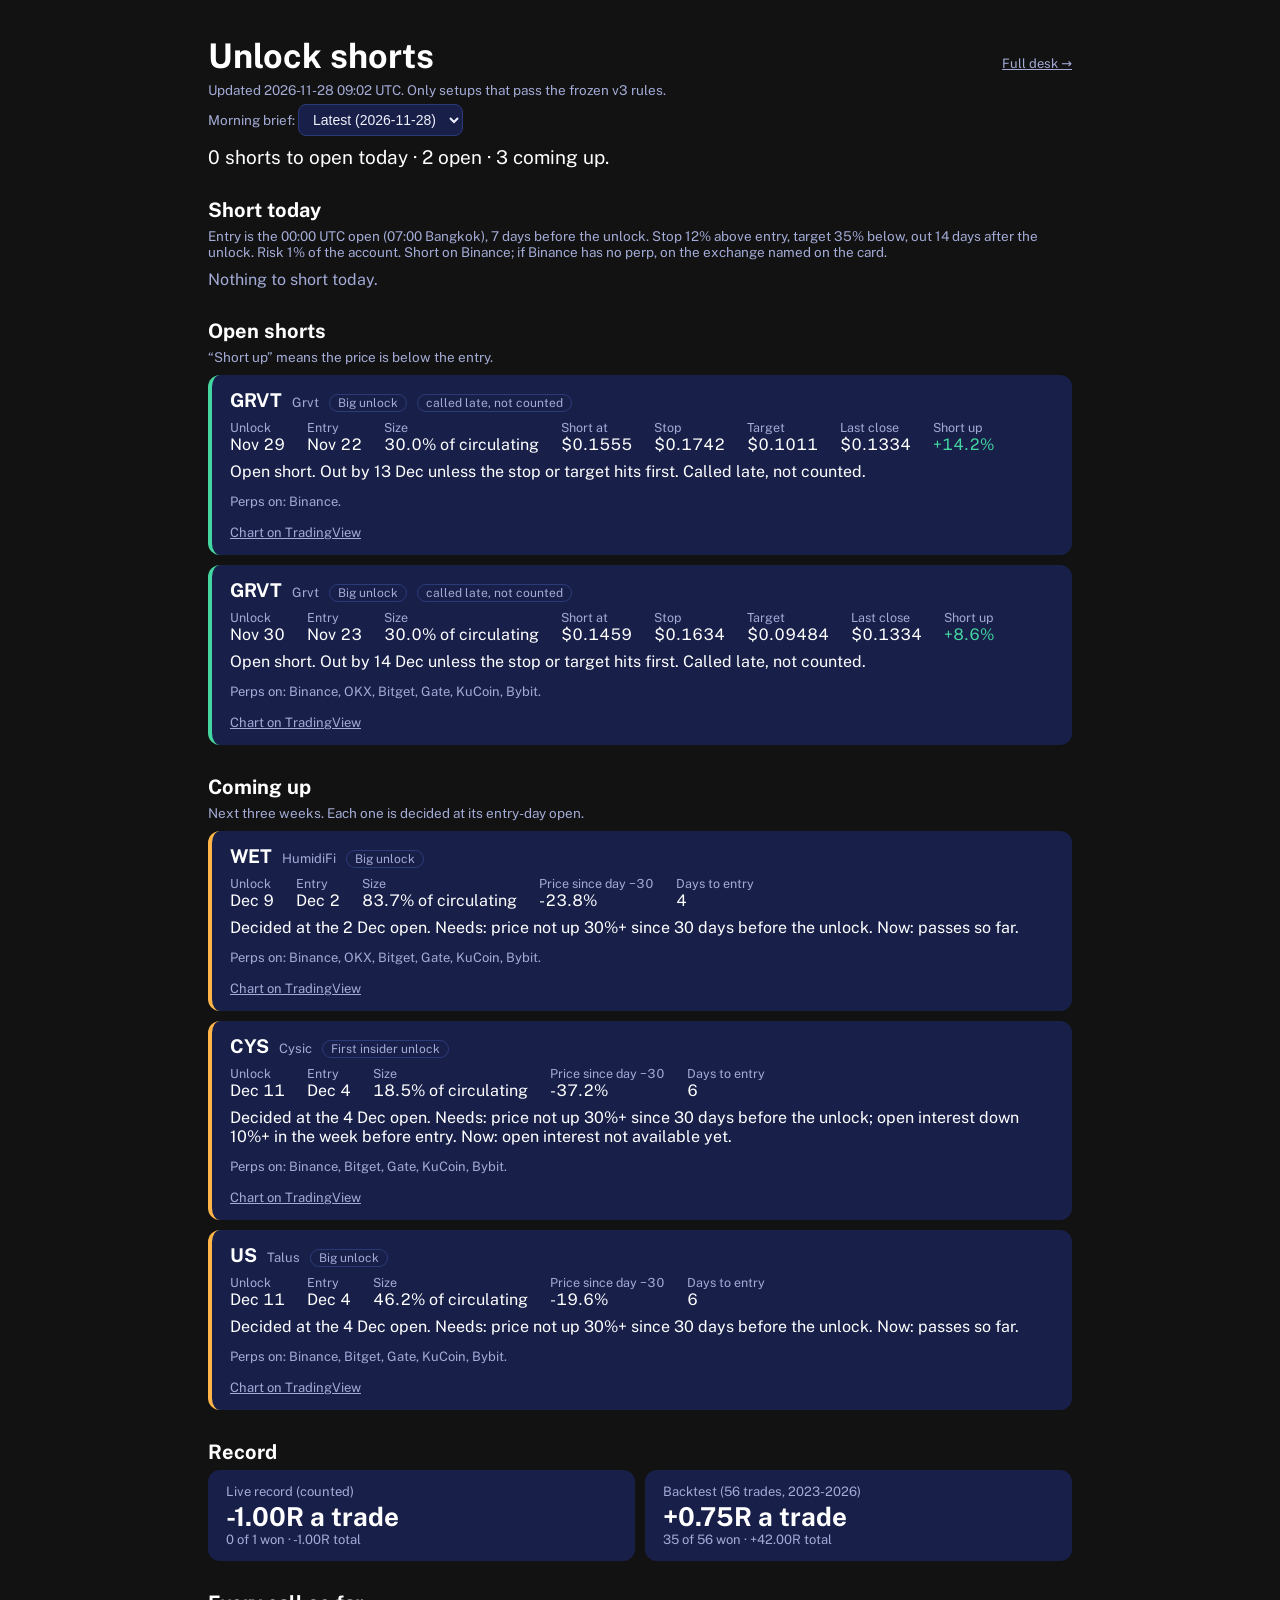
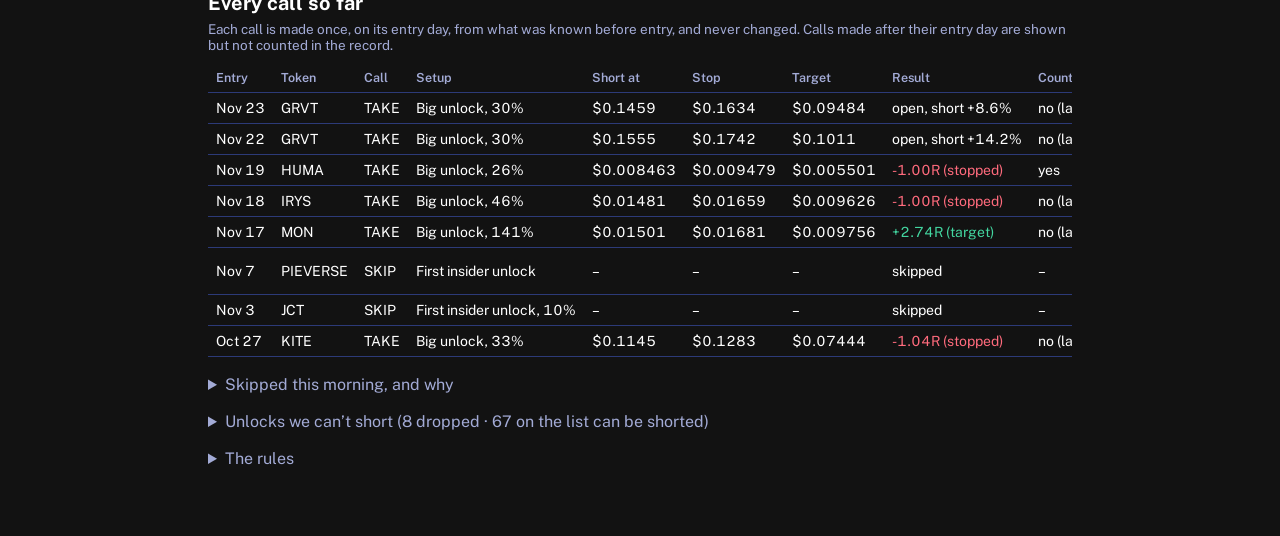
<file: brief.html>
<!doctype html>
<html lang="en">
<head>
<meta charset="utf-8">
<meta name="viewport" content="width=device-width, initial-scale=1">
<title>Unlock shorts: morning brief · Coach K Crypto</title>
<link rel="preconnect" href="https://fonts.googleapis.com">
<link rel="stylesheet" href="https://fonts.googleapis.com/css2?family=Public+Sans:wght@400;500;600;700&display=swap">
<link rel="stylesheet" href="assets/desk.css">
<style>
  body { font-family: "Public Sans", system-ui, sans-serif; }
  .mb { max-width: 900px; margin: 0 auto; padding: 28px 18px 60px; }
  .mb a { color: inherit; }
  .mb-top { display: flex; justify-content: space-between; align-items: baseline; flex-wrap: wrap; gap: 10px; }
  .mb h1 { font-size: 34px; margin: 0; }
  .mb .sub { color: var(--muted); font-size: 13.5px; margin: 6px 0 4px; }
  .mb .lead { font-size: 19px; margin: 10px 0 18px; }
  .mb h2 { font-size: 20px; margin: 30px 0 6px; }
  .mb .note { color: var(--muted); font-size: 13.5px; margin: 0 0 10px; }
  .mb .cards { display: grid; gap: 10px; }
  .mb .card { background: var(--panel); border-radius: 12px; padding: 14px 18px; border-left: 4px solid var(--line); }
  .mb .card.go { border-left-color: var(--bull); } .mb .card.wait { border-left-color: var(--sun); }
  .mb .hd { display: flex; flex-wrap: wrap; gap: 10px; align-items: baseline; }
  .mb .tok { font-size: 19px; font-weight: 700; }
  .mb .nm { color: var(--muted); font-size: 13px; }
  .mb .tag { font-size: 12px; padding: 1px 8px; border-radius: 999px; border: 1px solid var(--line); color: var(--muted); }
  .mb .facts { display: flex; flex-wrap: wrap; gap: 6px 22px; margin-top: 8px; font-variant-numeric: tabular-nums; }
  .mb .facts div { display: flex; flex-direction: column; } .mb .facts .k { color: var(--muted); font-size: 12.5px; }
  .mb .act { margin: 8px 0 4px; }
  .mb .chart { font-size: 13px; color: var(--muted); }
  .mb .good { color: var(--bull); } .mb .bad { color: var(--bear); }
  .mb .empty { color: var(--muted); margin: 0; }
  .mb .tiles { display: grid; grid-template-columns: repeat(auto-fit, minmax(220px, 1fr)); gap: 10px; }
  .mb .tile { background: var(--panel); border-radius: 12px; padding: 14px 18px; }
  .mb .tile .k { color: var(--muted); font-size: 13px; } .mb .tile .v { font-size: 26px; font-weight: 700; margin-top: 2px; } .mb .tile .n { color: var(--muted); font-size: 13px; }
  .mb .tw { overflow-x: auto; }
  .mb table { border-collapse: collapse; width: 100%; font-variant-numeric: tabular-nums; font-size: 14px; }
  .mb th, .mb td { text-align: left; padding: 7px 8px; border-bottom: 1px solid var(--line); white-space: nowrap; }
  .mb td.wrap { white-space: normal; min-width: 220px; }
  .mb th { color: var(--muted); font-weight: 600; font-size: 12.5px; }
  .mb details { margin-top: 18px; } .mb summary { cursor: pointer; color: var(--muted); }
  .mb select { background: var(--panel); color: var(--text); border: 1px solid var(--line); border-radius: 8px; padding: 6px 10px; font-size: 14px; }
  .mb .old { background: rgba(255, 196, 0, .08); border: 1px solid var(--sun); border-radius: 10px; padding: 8px 12px; margin: 10px 0; font-size: 14px; }
</style>
</head>
<body>
<main class="mb">
  <div class="mb-top">
    <h1>Unlock shorts</h1>
    <a class="chart" href="./">Full desk →</a>
  </div>
  <p class="sub" id="made">Loading…</p>
  <p class="sub">Morning brief: <select id="day" aria-label="Choose a morning"></select></p>
  <div id="oldnote" class="old" hidden>You’re looking at an earlier morning. Prices and results below are as they were then.</div>
  <p class="lead" id="lead"></p>

  <h2>Short today</h2>
  <p class="note">Entry is the 00:00 UTC open (07:00 Bangkok), 7 days before the unlock. Stop 12% above entry, target 35% below, out 14 days after the unlock. Risk 1% of the account. Short on Binance; if Binance has no perp, on the exchange named on the card.</p>
  <div class="cards" id="today"></div>

  <h2>Open shorts</h2>
  <p class="note">“Short up” means the price is below the entry.</p>
  <div class="cards" id="open"></div>

  <h2>Coming up</h2>
  <p class="note">Next three weeks. Each one is decided at its entry-day open.</p>
  <div class="cards" id="coming"></div>

  <h2>Record</h2>
  <div class="tiles" id="record"></div>

  <h2>Every call so far</h2>
  <p class="note">Each call is made once, on its entry day, from what was known before entry, and never changed. Calls made after their entry day are shown but not counted in the record.</p>
  <div class="tw"><table>
    <thead><tr><th>Entry</th><th>Token</th><th>Call</th><th>Setup</th><th>Short at</th><th>Stop</th><th>Target</th><th>Result</th><th>Counted</th><th>Why</th></tr></thead>
    <tbody id="calls"></tbody>
  </table></div>

  <details>
    <summary>Skipped this morning, and why</summary>
    <ul id="skipped"></ul>
  </details>
  <details>
    <summary id="csum">Unlocks we can’t short (dropped)</summary>
    <p class="note">No USDT perp for the real token on Binance, Bybit, OKX, Bitget, Gate, Hyperliquid or KuCoin, checked on every exchange. MEXC is never used. These get no setup and no deep research.</p>
    <ul id="cantshort"></ul>
  </details>
  <details>
    <summary>The rules</summary>
    <p id="rules"></p>
    <p class="note">Rules v5, frozen 25 Nov 2026 (data/strategy_v5.json): v3’s setups unchanged; only unlocks we can short; Binance first, else OKX, Bitget, Gate, Hyperliquid or KuCoin, only where the price confirms it’s the same token. MEXC is never used (FinCEN order, 6 Nov 2026). Backtest and research: the Picks and History tabs on the full desk. Past results are not a promise. Not financial advice.</p>
  </details>
</main>
<script>
(function () {
  const $ = (id) => document.getElementById(id);
  const el = (tag, cls, text) => { const e = document.createElement(tag); if (cls) e.className = cls; if (text != null) e.textContent = text; return e; };
  const day = (s) => s ? new Date(s + 'T00:00:00Z').toLocaleDateString(undefined, { day: 'numeric', month: 'short', timeZone: 'UTC' }) : '–';
  const pct = (v) => v == null ? '–' : (v > 0 ? '+' : '') + Number(v).toFixed(1) + '%';
  const r2 = (v) => v == null ? '–' : (v > 0 ? '+' : '') + Number(v).toFixed(2) + 'R';
  const px = (v) => v == null ? '–' : '$' + (v >= 1 ? Number(v).toLocaleString(undefined, { maximumFractionDigits: 4 }) : Number(v).toPrecision(4));
  const safe = (u) => typeof u === 'string' && /^https:\/\//.test(u);

  function fact(box, k, v, cls) { const d = el('div'); d.append(el('span', 'k', k), el('span', cls || '', v)); box.appendChild(d); }
  function card(r, kind) {
    const c = el('article', 'card ' + kind);
    const hd = el('div', 'hd'); hd.append(el('span', 'tok', r.token), el('span', 'nm', r.name || ''), el('span', 'tag', r.setup || ''));
    if (r.venue && r.venue !== 'Binance') hd.append(el('span', 'tag', 'short on ' + r.venue));
    if (r.lateCall) hd.append(el('span', 'tag', 'called late, not counted'));
    c.appendChild(hd);
    const f = el('div', 'facts');
    fact(f, 'Unlock', day(r.unlockDate)); fact(f, 'Entry', day(r.entryDate));
    fact(f, 'Size', r.sizePct == null ? 'unknown' : Number(r.sizePct).toFixed(1) + '% of circulating');
    if (r.section === 'open') {
      fact(f, 'Short at', px(r.entry)); fact(f, 'Stop', px(r.stop)); fact(f, 'Target', px(r.target)); fact(f, 'Last close', px(r.lastClose));
      fact(f, 'Short up', pct(r.shortPct), r.shortPct == null ? '' : r.shortPct >= 0 ? 'good' : 'bad');
    } else {
      fact(f, 'Price since day −30', pct(r.pumpPct), r.pumpPct != null && r.pumpPct >= 30 ? 'bad' : '');
      if (r.oiChangePct != null) fact(f, 'Open interest, week', pct(r.oiChangePct));
      if (r.section === 'coming') fact(f, 'Days to entry', String(r.daysToEntry));
    }
    c.appendChild(f);
    c.appendChild(el('p', 'act', r.action));
    const w = (r.where || []).join(', ');
    const also = (r.alsoListed || []).length ? ' · also listed: ' + r.alsoListed.join(', ') : '';
    c.appendChild(el('p', 'chart', (w ? 'Perps on: ' + w : 'No confirmed perp') + also + '.'));
    if (safe(r.chart)) { const a = el('a', 'chart', r.chartLabel || 'Chart on TradingView'); a.href = r.chart; a.target = '_blank'; a.rel = 'noopener'; c.appendChild(a); }
    return c;
  }
  function fill(id, list, kind, empty) { $(id).replaceChildren(...(list.length ? list.map((r) => card(r, kind)) : [el('p', 'empty', empty)])); }

  function render(B, isOld) {
    const S = B.setups || [];
    const by = (s) => S.filter((r) => r.section === s);
    $('made').textContent = 'Updated ' + B.made + '. Only setups that pass the frozen v3 rules.';
    $('oldnote').hidden = !isOld;
    const t = by('today').length, o = by('open').length, cm = by('coming').length;
    $('lead').textContent = t + (t === 1 ? ' short' : ' shorts') + ' to open today · ' + o + ' open · ' + cm + ' coming up.';
    fill('today', by('today'), 'go', 'Nothing to short today.');
    fill('open', by('open'), 'go', 'No open shorts.');
    fill('coming', by('coming'), 'wait', 'Nothing in the next three weeks passes the rules yet.');
    $('record').replaceChildren(...(B.record || []).map((r) => {
      const d = el('div', 'tile');
      d.append(el('div', 'k', r.label), el('div', 'v', r.avgR == null ? 'no trades yet' : r2(r.avgR) + ' a trade'),
        el('div', 'n', r.won + ' of ' + r.trades + ' won · ' + r2(r.totalR) + ' total'));
      return d;
    }));
    $('calls').replaceChildren(...(B.calls || []).map((c) => {
      const tr = el('tr');
      const res = c.result || {};
      const result = c.call !== 'TAKE' ? 'skipped' : res.status === 'closed' ? r2(res.R) + ' (' + ({ stop: 'stopped', target: 'target', time: 'day +14' }[res.exit] || res.exit) + ')'
        : res.openPct != null ? 'open, short ' + pct(res.openPct) : 'open';
      const cells = [day(c.entryDate), c.token, c.call, (c.setup || '') + (c.pctCirculating != null ? ', ' + Number(c.pctCirculating).toFixed(0) + '%' : ''),
        px(c.entry), px(c.stop), px(c.target), result, c.call !== 'TAKE' ? '–' : c.lateCall ? 'no (late)' : 'yes', c.why || ''];
      cells.forEach((v, i) => { const td = el('td', i === 9 ? 'wrap' : '', v); if (i === 7 && res.status === 'closed') td.className = res.R >= 0 ? 'good' : 'bad'; tr.appendChild(td); });
      return tr;
    }));
    const sk = by('skipped');
    $('skipped').replaceChildren(...(sk.length ? sk.map((r) => { const li = el('li'); li.append(el('b', '', r.token), document.createTextNode(' (unlock ' + day(r.unlockDate) + '): ' + r.action)); return li; }) : [el('li', '', 'None.')]));
    $('rules').textContent = B.rules || '';
    const cs = by('cantshort'), no = ((B.shortable || {}).no || []).filter((x) => !cs.some((r) => r.token === x.token && r.unlockDate === x.date));
    const n = (B.shortable || {}).counts;
    $('csum').textContent = 'Unlocks we can’t short (' + (cs.length + no.length) + ' dropped' + (n ? ' · ' + n.yes + ' on the list can be shorted' + (n.unknown ? ', ' + n.unknown + ' still being checked' : '') : '') + ')';
    $('cantshort').replaceChildren(...(cs.length + no.length ? [
      ...cs.map((r) => { const li = el('li'); li.append(el('b', '', r.token), document.createTextNode(' (unlock ' + day(r.unlockDate) + '): ' + r.action)); return li; }),
      ...no.map((x) => { const li = el('li'); li.append(el('b', '', x.token), document.createTextNode(' (unlock ' + day(x.date) + ')' + ((x.notes || []).length ? ': ' + x.notes.join('; ') : ''))); return li; })
    ] : [el('li', '', 'None.')]));
  }

  const get = (u) => fetch(u + '?t=' + Date.now(), { cache: 'no-store' }).then((r) => { if (!r.ok) throw new Error(r.status); return r.json(); });
  Promise.all([get('data/brief.json'), get('data/briefs/index.json').catch(() => ({ days: [] }))]).then(([B, idx]) => {
    const sel = $('day');
    sel.append(new Option('Latest (' + B.day + ')', ''));
    (idx.days || []).forEach((d) => sel.append(new Option(d, d)));
    render(B, false);
    sel.addEventListener('change', () => {
      if (!sel.value) { render(B, false); return; }
      get('data/briefs/' + sel.value + '.json').then((O) => render(O, true)).catch(() => { $('lead').textContent = 'Couldn’t load that morning.'; });
    });
  }).catch(() => { $('made').textContent = 'The brief hasn’t been made yet. It updates every morning before 07:00 Bangkok.'; });
})();
</script>
</body>
</html>
</file>
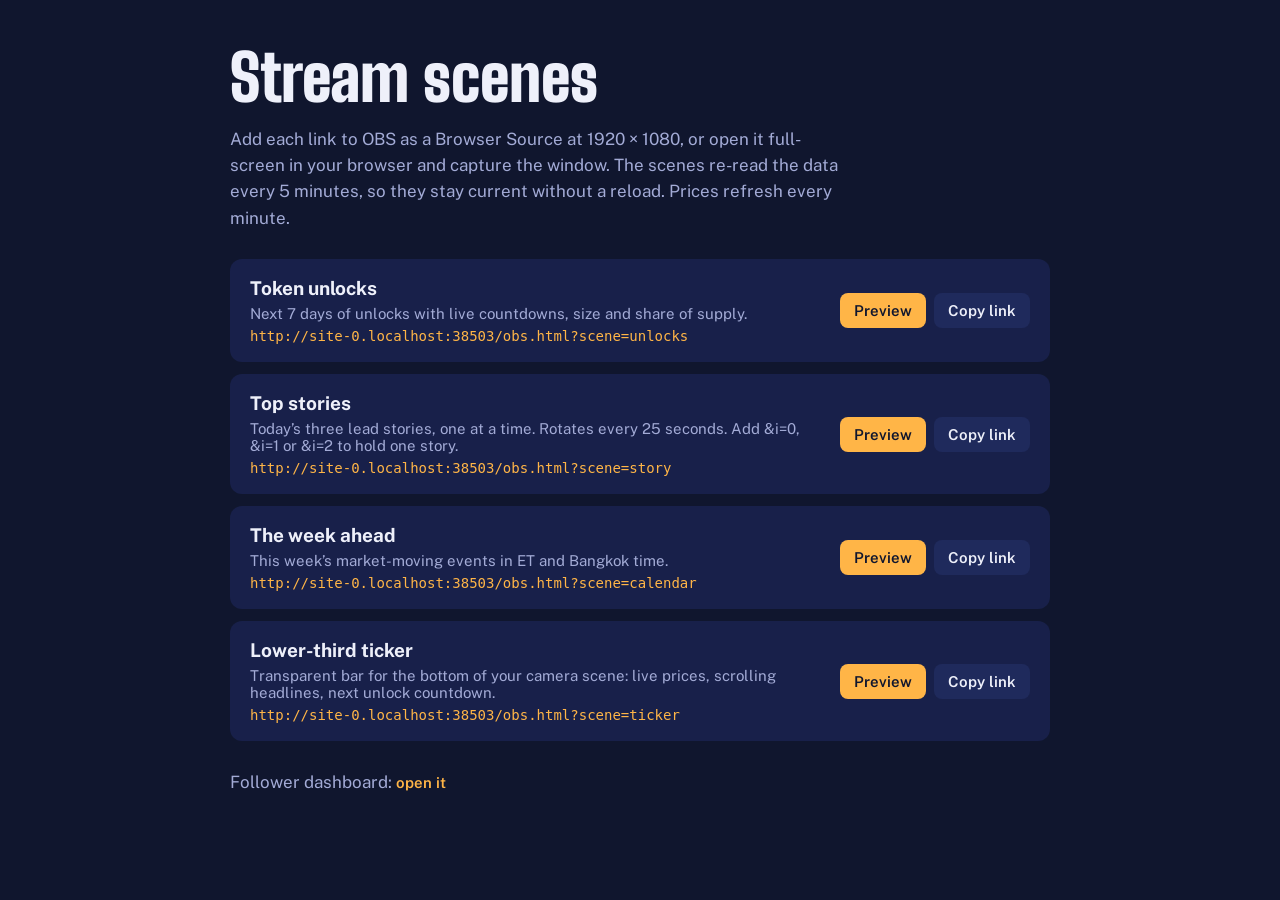
<file: obs.html>
<!doctype html>
<html lang="en">
<head>
<meta charset="utf-8">
<meta name="viewport" content="width=device-width,initial-scale=1">
<title>Stream scenes</title>
<link rel="preconnect" href="https://fonts.googleapis.com">
<link rel="preconnect" href="https://fonts.gstatic.com" crossorigin>
<link rel="stylesheet" href="https://fonts.googleapis.com/css2?family=Big+Shoulders+Display:wght@600;700;800;900&family=Public+Sans:wght@400;500;600;700&display=swap">
<link rel="stylesheet" href="assets/desk.css">
<style>
html, body { margin: 0; background: var(--night); color: var(--text); font-family: var(--body); overflow: hidden; }
html.clear, html.clear body { background: transparent; color-scheme: normal; }
.stage { position: absolute; left: 0; top: 0; width: 1920px; height: 1080px; transform-origin: 0 0; }
html:not(.clear) .stage {
  background:
    radial-gradient(1200px 520px at 100% 0%, rgba(240, 138, 36, .16), transparent 70%),
    radial-gradient(900px 600px at 0% 100%, rgba(143, 167, 255, .10), transparent 70%),
    var(--night);
}
.frame { position: absolute; inset: 72px 88px 64px; display: flex; flex-direction: column; }
.head { display: flex; align-items: flex-end; justify-content: space-between; gap: 40px; margin-bottom: 36px; }
.title { font-family: var(--display); font-weight: 900; font-size: 112px; line-height: .9; letter-spacing: .005em; margin: 0; }
.sub { font-size: 30px; color: var(--muted); margin: 14px 0 0; }
.foot { margin-top: auto; display: flex; gap: 40px; justify-content: space-between; align-items: center; font-size: 22px; color: var(--muted); padding-top: 24px; border-top: 2px solid var(--line); }
.foot b { color: var(--text); font-family: var(--display); font-weight: 800; font-size: 30px; letter-spacing: .01em; }

/* ---------- Unlocks ---------- */
.total { text-align: right; }
.total .big { font-family: var(--display); font-weight: 900; font-size: 104px; line-height: .9; color: var(--sun); }
.total .lbl { font-size: 26px; color: var(--muted); margin-top: 8px; }
.ulist { display: flex; flex-direction: column; gap: 12px; }
.urow { display: grid; grid-template-columns: 290px 300px 200px minmax(0, 1fr) 270px; align-items: center; gap: 32px; background: var(--panel); border-radius: 14px; padding: 12px 30px; min-height: 92px; }
.urow.soon { box-shadow: inset 6px 0 0 var(--sun); }
.cd { font-family: var(--display); font-weight: 800; font-size: 50px; line-height: 1; color: var(--sun); }
.cd.dayonly { color: var(--text); }
.when { font-size: 20px; color: var(--muted); margin-top: 6px; }
.tok { font-family: var(--display); font-weight: 900; font-size: 54px; line-height: .95; }
.tokname { font-size: 21px; color: var(--muted); margin-top: 4px; white-space: nowrap; overflow: hidden; text-overflow: ellipsis; }
.val { font-family: var(--display); font-weight: 800; font-size: 50px; }
.val.na { font-family: var(--body); font-weight: 500; font-size: 22px; color: var(--muted); }
.supply .track { height: 16px; }
.supply .pct { display: flex; justify-content: space-between; font-size: 21px; color: var(--muted); margin-top: 10px; }
.supply .pct b { color: var(--text); font-weight: 700; font-size: 24px; }
.urow .scores { justify-self: end; display: flex; flex-direction: column; align-items: flex-end; gap: 8px; }
.urow .pres { font-size: 24px; font-weight: 700; border-radius: 8px; padding: 4px 12px; white-space: nowrap; }
.pres.p-low { color: var(--bull); background: rgba(67, 214, 160, .14); }
.pres.p-mod { color: var(--sun); background: rgba(255, 181, 71, .14); }
.pres.p-high { color: var(--bear); background: rgba(255, 107, 125, .16); }
.pres.p-vhigh { color: #1A1406; background: var(--bear); }
.pres.p-na { color: var(--muted); background: rgba(255, 255, 255, .06); font-weight: 600; }
.urow .cf { font-size: 19px; color: var(--muted); font-variant-numeric: tabular-nums; }
.empty { font-size: 36px; color: var(--muted); padding: 80px 0; }

/* ---------- Story ---------- */
.story { display: grid; grid-template-columns: minmax(0, 1fr) 470px; gap: 72px; flex: 1; min-height: 0; }
.story .meta { display: flex; gap: 28px; align-items: center; font-size: 26px; color: var(--muted); margin-bottom: 26px; }
.story h1 { font-family: var(--display); font-weight: 900; font-size: 92px; line-height: .95; margin: 0 0 30px; text-wrap: balance; }
.story .sum { font-size: 33px; line-height: 1.38; margin: 0 0 30px; max-width: 30em; }
.story ul { margin: 0; padding: 0; list-style: none; display: flex; flex-direction: column; gap: 16px; }
.story li { font-size: 27px; line-height: 1.35; color: var(--muted); padding-left: 34px; position: relative; max-width: 36em; }
.story li::before { content: ""; position: absolute; left: 0; top: .5em; width: 14px; height: 14px; border-radius: 3px; background: var(--sun); transform: rotate(45deg); }
.side { display: flex; flex-direction: column; gap: 22px; }
.tile { background: var(--panel); border-radius: 18px; padding: 28px 32px; }
.tile .k { font-size: 24px; color: var(--muted); }
.tile .v { font-family: var(--display); font-weight: 900; font-size: 84px; line-height: 1; margin-top: 8px; }
.tile .c { font-size: 30px; font-weight: 700; margin-top: 6px; }
.tile.next .v { color: var(--sun); font-size: 64px; }
.tile .src { font-size: 21px; color: var(--muted); margin-top: 12px; line-height: 1.4; }
.dots { display: flex; gap: 10px; }
.dots i { width: 44px; height: 8px; border-radius: 4px; background: var(--line); overflow: hidden; position: relative; }
.dots i.on::after { content: ""; position: absolute; inset: 0; background: var(--sun); transform-origin: left; animation: fill var(--dur, 25s) linear forwards; }
.dots i.done { background: var(--sun); }
@keyframes fill { from { transform: scaleX(0); } to { transform: scaleX(1); } }

/* ---------- Calendar ---------- */
.cal { display: flex; flex-direction: column; gap: 6px; }
.crow { display: grid; grid-template-columns: 400px minmax(0, 1fr); gap: 36px; align-items: baseline; padding: 11px 28px; border-radius: 12px; }
.crow.key { background: var(--panel); box-shadow: inset 6px 0 0 var(--sun); }
.crow .t { font-family: var(--display); font-weight: 800; font-size: 32px; line-height: 1.05; }
.crow .t small { display: block; font-family: var(--body); font-weight: 500; font-size: 19px; color: var(--muted); margin-top: 3px; }
.crow .e { font-size: 28px; font-weight: 600; line-height: 1.25; display: flex; gap: 14px; align-items: baseline; }
.crow .e .mood { font-size: 0; flex: none; transform: translateY(-4px); }
.crow .e .mood::before { width: 14px; height: 14px; }
.crow .n { font-size: 20px; color: var(--muted); margin-top: 4px; padding-left: 28px; }

/* ---------- Ticker (transparent lower third) ---------- */
.bar { position: absolute; left: 0; right: 0; bottom: 0; height: 120px; display: flex; align-items: stretch; background: rgba(16, 22, 46, .94); border-top: 3px solid var(--sun); }
.bar .brand { flex: none; background: var(--sun); color: #1A1406; display: flex; flex-direction: column; justify-content: center; padding: 0 34px; }
.bar .brand b { font-family: var(--display); font-weight: 900; font-size: 46px; line-height: .9; }
.bar .brand span { font-size: 17px; font-weight: 600; margin-top: 4px; }
.bar .px { flex: none; display: flex; align-items: center; gap: 34px; padding: 0 34px; border-right: 2px solid var(--line); }
.bar .px div { display: flex; flex-direction: column; }
.bar .px .s { font-size: 18px; color: var(--muted); font-weight: 600; }
.bar .px .p { font-family: var(--display); font-weight: 800; font-size: 40px; line-height: 1; }
.bar .px .ch { font-size: 18px; font-weight: 700; }
.bar .crawl { flex: 1; overflow: hidden; display: flex; align-items: center; mask-image: linear-gradient(90deg, transparent, #000 4%, #000 96%, transparent); }
.bar .crawl .run { display: flex; white-space: nowrap; animation: crawl var(--crawl, 120s) linear infinite; }
.bar .crawl span { font-size: 32px; font-weight: 600; padding-right: 48px; }
.bar .crawl span::after { content: ""; display: inline-block; width: 12px; height: 12px; margin-left: 48px; background: var(--sun); transform: rotate(45deg) translateY(-4px); }
@keyframes crawl { from { transform: translateX(0); } to { transform: translateX(-50%); } }
.bar .nx { flex: none; display: flex; flex-direction: column; justify-content: center; padding: 0 34px; border-left: 2px solid var(--line); min-width: 300px; }
.bar .nx .s { font-size: 18px; color: var(--muted); font-weight: 600; }
.bar .nx .p { font-family: var(--display); font-weight: 800; font-size: 40px; line-height: 1; color: var(--sun); }
.nfa { position: absolute; right: 24px; bottom: 132px; font-size: 18px; font-weight: 600; color: var(--text); background: rgba(16, 22, 46, .8); padding: 6px 12px; border-radius: 6px; }

/* ---------- Picker (normal page) ---------- */
body.picker { overflow: auto; }
.pick { max-width: 860px; margin: 0 auto; padding: 48px 20px 64px; }
.pick h1 { font-family: var(--display); font-weight: 900; font-size: 64px; margin: 0 0 8px; line-height: .95; }
.pick p { color: var(--muted); font-size: 17px; line-height: 1.55; max-width: 62ch; }
.pick ol { padding: 0; list-style: none; display: flex; flex-direction: column; gap: 12px; margin: 28px 0; }
.pick li { background: var(--panel); border-radius: 12px; padding: 18px 20px; display: grid; grid-template-columns: minmax(0, 1fr) auto; gap: 6px 16px; align-items: center; }
.pick li b { font-size: 19px; }
.pick li span { color: var(--muted); font-size: 15px; grid-column: 1; }
.pick li code { grid-column: 1; font-size: 14px; color: var(--sun); overflow-wrap: anywhere; }
.pick .acts { grid-column: 2; grid-row: 1 / span 3; display: flex; gap: 8px; }
.pick a, .pick button { font: inherit; font-size: 15px; font-weight: 600; color: var(--night); background: var(--sun); border: 0; border-radius: 8px; padding: 9px 14px; text-decoration: none; cursor: pointer; }
.pick button { background: var(--panel-2); color: var(--text); }
.pick a:focus-visible, .pick button:focus-visible { outline: 3px solid var(--text); outline-offset: 2px; }
@media (max-width: 600px) { .pick li { grid-template-columns: 1fr; } .pick .acts { grid-column: 1; grid-row: auto; } }
</style>
</head>
<body>
<div class="stage" id="stage"></div>
<script src="assets/desk.js"></script>
<script>
(function () {
  const q = new URLSearchParams(location.search);
  const scene = q.get('scene');
  const stage = document.getElementById('stage');
  const { el } = Desk;
  let D = null, P = null, storyIdx = +(q.get('i') || 0), storyTimer = null;

  function fit() {
    const s = Math.min(innerWidth / 1920, innerHeight / 1080);
    stage.style.transform = 'scale(' + s + ')';
  }

  function foot(extra) {
    return el('div', { class: 'foot' }, [
      el('span', null, [el('b', { text: D.site.brand || '' }), '   ', D.site.tagline || '']),
      el('span', { text: [extra, D.site.disclaimer].filter(Boolean).join('.  ') })
    ]);
  }

  /* ---------- Unlocks ---------- */
  function unlocks() {
    const now = new Date();
    let days = 7, list = Desk.upcoming(D.unlocks, now, 7);
    if (list.length < 4) { days = 14; list = Desk.upcoming(D.unlocks, now, 14); }
    const rows = list.slice(0, 6);
    const total = list.reduce((s, u) => s + (u.usdM || 0), 0);
    const tz = D.site.timeZone || 'America/New_York';
    const frame = el('div', { class: 'frame' }, [
      el('div', { class: 'head' }, [
        el('div', null, [
          el('h1', { class: 'title', text: 'Token unlocks' }),
          el('p', { class: 'sub', text: 'Next ' + days + ' days. Times in ' + (D.site.tzLabel || 'ET') + '. Pressure is what past unlocks like these did, not a prediction.' })
        ]),
        el('div', { class: 'total' }, [
          el('div', { class: 'big num', text: Desk.usd(total) || '$0' }),
          el('div', { class: 'lbl', text: 'across ' + list.length + ' unlocks' + (list.length > rows.length ? ' (top ' + rows.length + ' shown)' : '') })
        ])
      ]),
      rows.length ? el('div', { class: 'ulist' }, rows.map(u => {
        const c = Desk.countdown(u, now);
        const v = Desk.usd(u.usdM);
        return el('div', { class: 'urow' + (c.soon ? ' soon' : ''), 'data-id': u.date + u.token }, [
          el('div', null, [el('div', { class: 'cd num' + (u.timeUTC ? '' : ' dayonly'), 'data-cd': '1', text: c.text }), el('div', { class: 'when', text: Desk.dayLabel(u, tz) })]),
          el('div', null, [el('div', { class: 'tok', text: u.token }), el('div', { class: 'tokname', text: u.name })]),
          v ? el('div', { class: 'val num', text: v }) : el('div', { class: 'val na', text: 'Size unconfirmed' }),
          el('div', { class: 'supply' }, u.pct != null ? [
            el('div', { class: 'track' }, [el('i', { style: 'width:' + Desk.supplyWidth(u.pct) + '%' })]),
            el('div', { class: 'pct' }, [el('span', null, [el('b', { text: u.pct + '%' }), ' ' + (u.pctBasis || '')]), el('span', { text: u.type === 'linear' ? 'linear' : '' })])
          ] : [el('div', { class: 'pct' }, [el('span', { text: 'Share of supply unconfirmed' })])]),
          el('div', { class: 'scores' }, [
            el('span', { class: 'pres ' + ({ 'Low': 'p-low', 'Moderate': 'p-mod', 'High': 'p-high', 'Very high': 'p-vhigh' }[(u.impact || {}).grade] || 'p-na'), text: (u.impact && u.impact.grade && u.impact.grade !== 'Not enough data') ? u.impact.grade + ' pressure' : 'Pressure n/a' }),
            el('span', { class: 'cf', text: 'Confidence ' + (u.confidenceScore ?? '—') })
          ])
        ]);
      })) : el('p', { class: 'empty', text: 'No unlocks found in the next 14 days. Refresh the unlock data.' }),
      foot('Unlocks checked ' + Desk.ago(D.unlocks.checkedAt || D.unlocks.updated))
    ]);
    stage.replaceChildren(frame);
    tickUnlocks(rows);
  }
  let cdTimer = null;
  function tickUnlocks(rows) {
    clearInterval(cdTimer);
    cdTimer = setInterval(() => {
      const now = new Date();
      stage.querySelectorAll('.urow').forEach((r, i) => {
        const c = Desk.countdown(rows[i], now);
        r.querySelector('[data-cd]').textContent = c.text;
        r.classList.toggle('soon', !!c.soon);
      });
    }, 1000);
  }

  /* ---------- Story ---------- */
  function story() {
    const stories = D.news.stories || [];
    if (!stories.length) { stage.replaceChildren(el('div', { class: 'frame' }, [el('p', { class: 'empty', text: 'No stories in today’s news file.' })])); return; }
    storyIdx = ((storyIdx % stories.length) + stories.length) % stories.length;
    const s = stories[storyIdx];
    const dur = +(D.site.storySeconds || 25);
    const next = Desk.upcoming(D.unlocks, new Date(), 30)[0];
    const btc = P && P.btc, ch = Desk.change(btc && btc.chg24h);
    const frame = el('div', { class: 'frame' }, [
      el('div', { class: 'story' }, [
        el('div', null, [
          el('div', { class: 'meta' }, [
            el('div', { class: 'dots', style: '--dur:' + dur + 's' }, stories.map((_, i) => el('i', { class: i === storyIdx ? 'on' : i < storyIdx ? 'done' : '' }))),
            el('span', { class: 'mood ' + s.mood, text: s.mood ? s.mood[0].toUpperCase() + s.mood.slice(1) : '' })
          ]),
          el('h1', { text: s.title }),
          el('p', { class: 'sum', text: s.summary }),
          el('ul', null, (s.points || []).slice(0, 3).map(p => el('li', { text: p })))
        ]),
        el('div', { class: 'side' }, [
          el('div', { class: 'tile' }, [
            el('div', { class: 'k', text: 'Bitcoin' + (P && !P.live ? ' (as of brief)' : '') }),
            el('div', { class: 'v num', 'data-px': 'btc', text: Desk.price(btc && btc.price) }),
            el('div', { class: 'c num ' + ch.dir, 'data-ch': 'btc', text: ch.text ? ch.text + ' 24h' : '' })
          ]),
          next ? el('div', { class: 'tile next' }, [
            el('div', { class: 'k', text: 'Next token unlock: ' + next.token }),
            el('div', { class: 'v num', 'data-next': '1', text: Desk.countdown(next, new Date()).text }),
            el('div', { class: 'src', text: (Desk.usd(next.usdM) || 'Size unconfirmed') + (next.pct != null ? ', ' + next.pct + '% ' + (next.pctBasis || '') : '') })
          ]) : null,
          el('div', { class: 'tile' }, [
            el('div', { class: 'k', text: 'Sources' }),
            el('div', { class: 'src', text: (s.sources || []).map(x => x.label.split(':')[0]).join(', ') })
          ])
        ])
      ]),
      foot('News updated ' + Desk.ago(D.news.updated))
    ]);
    stage.replaceChildren(frame);
    clearInterval(cdTimer);
    if (next) cdTimer = setInterval(() => { const n = stage.querySelector('[data-next]'); if (n) n.textContent = Desk.countdown(next, new Date()).text; }, 1000);
    clearTimeout(storyTimer);
    if (!q.has('i')) storyTimer = setTimeout(() => { storyIdx++; story(); }, dur * 1000);
  }

  /* ---------- Calendar ---------- */
  function calendar() {
    const rows = (D.news.calendar || []).slice(0, +(q.get('rows') || 8));
    const frame = el('div', { class: 'frame' }, [
      el('div', { class: 'head' }, [
        el('div', null, [
          el('h1', { class: 'title', text: 'The week ahead' }),
          el('p', { class: 'sub', text: 'Events that can move crypto. Times in ET, Bangkok underneath.' })
        ])
      ]),
      el('div', { class: 'cal' }, rows.map(c => el('div', { class: 'crow' + (c.key ? ' key' : '') }, [
        el('div', { class: 't' }, [c.et || c.bkk, el('small', { text: c.bkk ? 'Bangkok ' + c.bkk : '' })]),
        el('div', null, [
          el('div', { class: 'e' }, [el('span', { class: 'mood ' + (c.impact || 'neutral'), 'aria-label': c.impact }), c.event]),
          c.note ? el('div', { class: 'n', text: c.note }) : null
        ])
      ]))),
      foot('Calendar updated ' + Desk.ago(D.news.updated))
    ]);
    stage.replaceChildren(frame);
  }

  /* ---------- Ticker ---------- */
  function ticker() {
    document.documentElement.classList.add('clear');
    const brk = (D.news.breaking || []).filter(x => (Desk.ageHours(x.at) ?? 99) < 24).map(x => 'BREAKING: ' + x.title);
    const items = brk.concat((D.news.stories || []).map(s => s.title), (D.news.briefs || []).map(b => b.title));
    const next = Desk.upcoming(D.unlocks, new Date(), 30)[0];
    const pxBlock = ['btc', 'eth', 'sol'].map(k => {
      const x = P && P[k], ch = Desk.change(x && x.chg24h);
      return el('div', null, [
        el('span', { class: 's', text: k.toUpperCase() }),
        el('span', { class: 'p num', 'data-px': k, text: Desk.price(x && x.price) }),
        el('span', { class: 'ch num ' + ch.dir, 'data-ch': k, text: ch.text })
      ]);
    });
    const run = el('div', { class: 'run' }, items.concat(items).map(t => el('span', { text: t })));
    run.style.setProperty('--crawl', Math.max(60, items.join(' ').length * 0.32) + 's');
    stage.replaceChildren(
      el('div', { class: 'nfa', text: D.site.disclaimer || 'Not financial advice.' }),
      el('div', { class: 'bar' }, [
        el('div', { class: 'brand' }, [el('b', { text: D.site.brand || '' }), el('span', { text: D.site.tagline || '' })]),
        el('div', { class: 'px' }, pxBlock),
        el('div', { class: 'crawl' }, [run]),
        next ? el('div', { class: 'nx' }, [el('span', { class: 's', text: 'Next unlock: ' + next.token + (next.usdM ? ' ' + Desk.usd(next.usdM) : '') }), el('span', { class: 'p num', 'data-next': '1', text: Desk.countdown(next, new Date()).text })]) : null
      ])
    );
    clearInterval(cdTimer);
    if (next) cdTimer = setInterval(() => { const n = stage.querySelector('[data-next]'); if (n) n.textContent = Desk.countdown(next, new Date()).text; }, 1000);
  }

  /* ---------- Picker ---------- */
  function picker() {
    document.body.classList.add('picker');
    stage.style.cssText = 'position:static;width:auto;height:auto;transform:none;background:none';
    const base = location.href.split('?')[0];
    // Inside the hosted page the scenes are reached by #obs-<scene> on the public link.
    const hosted = window.parent !== window && D.site.artifactUrl;
    const linkFor = name => hosted ? D.site.artifactUrl + "#obs-" + name : base + '?scene=' + name;
    const scenes = [
      ['unlocks', 'Token unlocks', 'Next 7 days of unlocks with live countdowns, size and share of supply.'],
      ['story', 'Top stories', 'Today’s three lead stories, one at a time. Rotates every ' + (D.site.storySeconds || 25) + ' seconds. Add &i=0, &i=1 or &i=2 to hold one story.'],
      ['calendar', 'The week ahead', 'This week’s market-moving events in ET and Bangkok time.'],
      ['ticker', 'Lower-third ticker', 'Transparent bar for the bottom of your camera scene: live prices, scrolling headlines, next unlock countdown.']
    ];
    stage.replaceChildren(el('div', { class: 'pick' }, [
      el('h1', { text: 'Stream scenes' }),
      el('p', { text: 'Add each link to OBS as a Browser Source at 1920 × 1080, or open it full-screen in your browser and capture the window. The scenes re-read the data every 5 minutes, so they stay current without a reload. Prices refresh every minute.' }),
      el('ol', null, scenes.map(s => {
        const url = linkFor(s[0]);
        const btn = el('button', { type: 'button', text: 'Copy link' });
        btn.addEventListener('click', ev => {
          const code = ev.target.closest('li').querySelector('code');
          const sel = () => { try { const r = document.createRange(); r.selectNodeContents(code); const g = getSelection(); g.removeAllRanges(); g.addRange(r); btn.textContent = 'Selected, press Cmd+C'; } catch (e) {} };
          try { navigator.clipboard.writeText(url).then(() => { btn.textContent = 'Copied'; setTimeout(() => btn.textContent = 'Copy link', 1400); }, sel); } catch (e) { sel(); }
        });
        return el('li', null, [el('b', { text: s[1] }), el('span', { text: s[2] }), el('code', { text: url }), el('div', { class: 'acts' }, [el('a', { href: url, target: '_blank', rel: 'noopener', text: 'Preview' }), btn])]);
      })),
      el('p', null, ['Follower dashboard: ', el('a', { href: hosted ? D.site.artifactUrl : "index.html", target: hosted ? '_blank' : null, style: 'background:none;color:var(--sun);padding:0', text: 'open it' })])
    ]));
  }

  const scenes = { unlocks, story, calendar, ticker };

  function render() { (scenes[scene] || picker)(); }

  async function refreshPrices() {
    P = await Desk.prices(D && D.news.market);
    ['btc', 'eth', 'sol'].forEach(k => {
      const x = P[k]; if (!x) return;
      stage.querySelectorAll('[data-px="' + k + '"]').forEach(n => n.textContent = Desk.price(x.price));
      const ch = Desk.change(x.chg24h);
      stage.querySelectorAll('[data-ch="' + k + '"]').forEach(n => { n.textContent = ch.text ? ch.text + (n.closest('.tile') ? ' 24h' : '') : ''; n.className = n.className.replace(/\b(up|down)\b/g, '') + ' ' + ch.dir; });
    });
  }

  async function boot() {
    try { D = await Desk.load(''); }
    catch (e) { stage.replaceChildren(el('p', { class: 'empty', style: 'padding:80px', text: 'Couldn’t read the data files (' + e.message + '). Open this page through the local server or the website, not as a file.' })); return; }
    if (scene) { fit(); addEventListener('resize', fit); }
    await refreshPrices();
    render();
    setInterval(refreshPrices, 60000);
    setInterval(async () => {
      try { D = await Desk.load(''); if (scene !== 'story') render(); } catch (e) { /* keep showing the last good data */ }
    }, 300000);
  }

  addEventListener('keydown', e => {
    if (scene !== 'story') return;
    if (e.key === 'ArrowRight') { storyIdx++; story(); }
    if (e.key === 'ArrowLeft') { storyIdx--; story(); }
  });

  boot();
})();
</script>
</body>
</html>
</file>
<file: assets/desk.css>
/* Coach K stream desk: shared tokens. Dusk-over-the-Andaman palette: indigo night, sunset amber. */
:root {
  --night: #10162E;
  --panel: #18204A;
  --panel-2: #1F2A5C;
  --line: #2C3A78;
  --text: #EEF0FA;
  --muted: #A3ABD6;
  --sun: #FFB547;
  --sun-deep: #F08A24;
  --bull: #43D6A0;
  --bear: #FF6B7D;
  --calm: #8FA7FF;
  --display: "Big Shoulders Display", "Oswald", "Arial Narrow", sans-serif;
  --body: "Public Sans", system-ui, -apple-system, "Segoe UI", sans-serif;
  color-scheme: dark;
}
* { box-sizing: border-box; }
.num { font-variant-numeric: tabular-nums; }
.up { color: var(--bull); }
.down { color: var(--bear); }
.mood { display: inline-flex; align-items: center; gap: .45em; font-weight: 600; }
.mood::before { content: ""; width: .6em; height: .6em; border-radius: 50%; background: currentColor; }
.mood.bullish { color: var(--bull); }
.mood.bearish { color: var(--bear); }
.mood.volatile { color: var(--sun); }
.mood.neutral { color: var(--calm); }
.conf { font-weight: 600; border-radius: 4px; padding: .1em .45em; white-space: nowrap; }
.conf.confirmed { color: var(--bull); background: rgba(67, 214, 160, .14); }
.conf.reported { color: var(--calm); background: rgba(143, 167, 255, .14); }
.conf.estimated, .conf.disputed { color: var(--sun); background: rgba(255, 181, 71, .14); }
.track { background: rgba(255, 255, 255, .07); border-radius: 3px; overflow: hidden; }
.track > i { display: block; height: 100%; background: linear-gradient(90deg, var(--sun-deep), var(--sun)); border-radius: 3px; }
@media (prefers-reduced-motion: reduce) { * { animation: none !important; transition: none !important; } }
</file>
